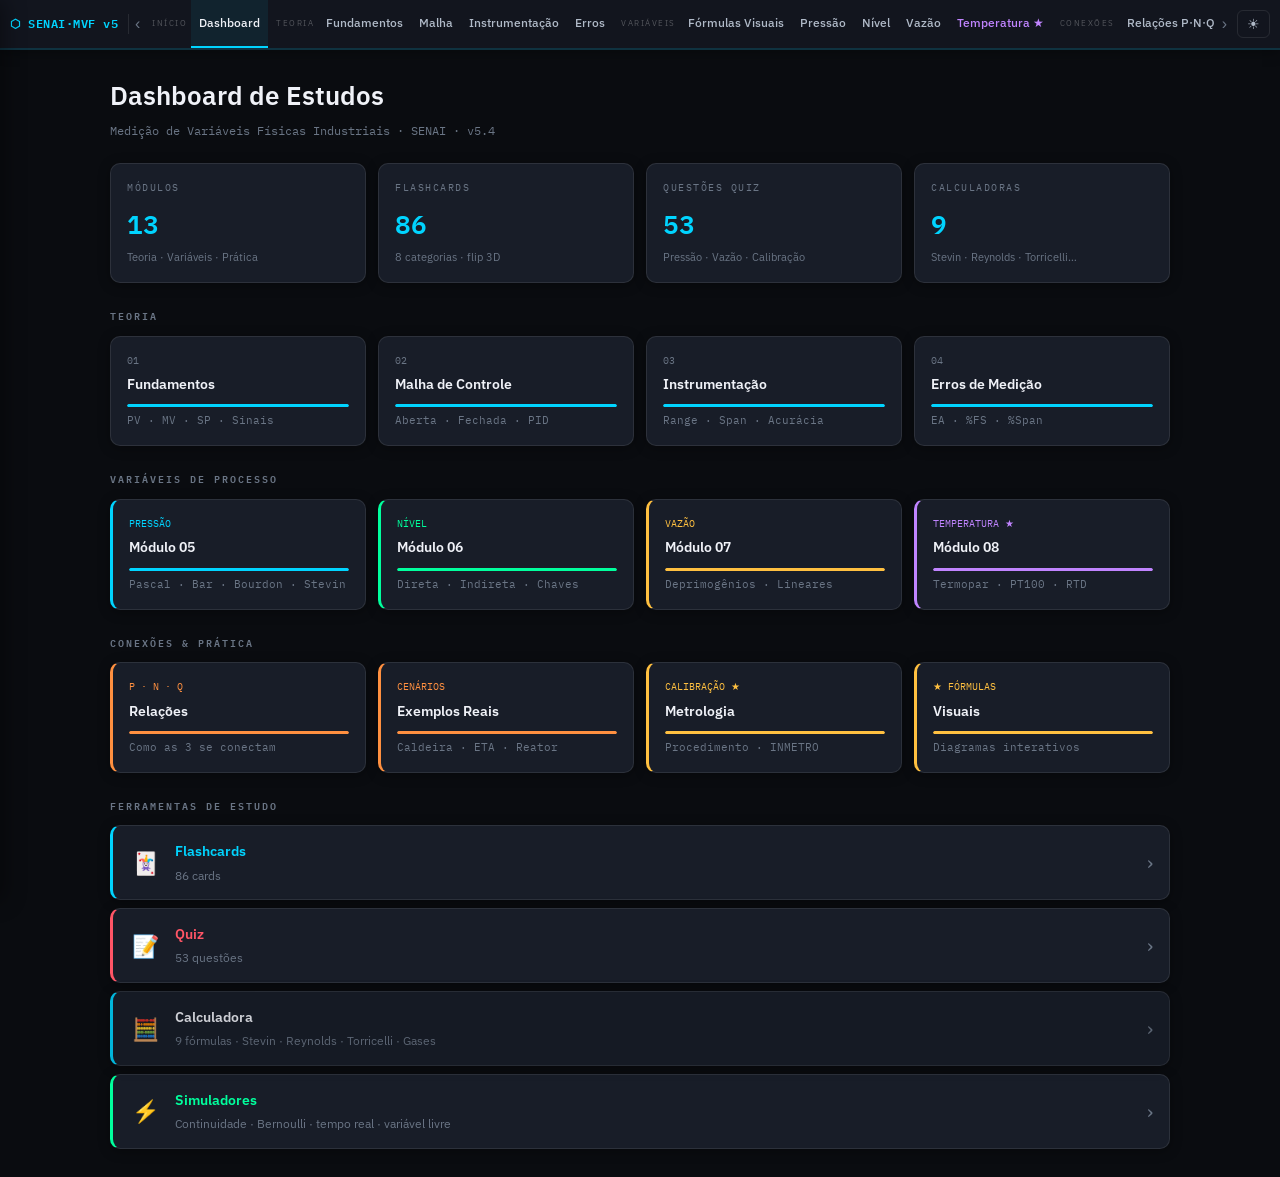
<file: index.html>
<!DOCTYPE html>
<html lang="pt-BR">
<head>
<meta charset="UTF-8">
<meta name="viewport" content="width=device-width, initial-scale=1.0">
<title>SENAI · MVF v5</title>
<link href="https://fonts.googleapis.com/css2?family=IBM+Plex+Mono:wght@400;600&family=IBM+Plex+Sans:wght@300;400;500;600&display=swap" rel="stylesheet">
<link rel="stylesheet" href="style.css">
</head>
<body>

<!-- TOPBAR -->
<div class="topbar">
  <div class="brand">⬡ SENAI·MVF v5</div>
  <button class="nav-arrow" id="nav-left" onclick="scrollNav(-180)" aria-label="scroll esquerda">‹</button>
  <nav class="nav-desktop" id="navBar">
    <span class="tgroup">INÍCIO</span>
    <div class="titem active" onclick="S('home')" id="nav-home">Dashboard</div>
    <span class="tgroup">TEORIA</span>
    <div class="titem" onclick="S('m1')" id="nav-m1">Fundamentos</div>
    <div class="titem" onclick="S('m2')" id="nav-m2">Malha</div>
    <div class="titem" onclick="S('m3')" id="nav-m3">Instrumentação</div>
    <div class="titem" onclick="S('m4')" id="nav-m4">Erros</div>
    <span class="tgroup">VARIÁVEIS</span>
    <div class="titem" onclick="S('formulas')" id="nav-formulas">Fórmulas Visuais</div>
    <div class="titem" onclick="S('pressao')" id="nav-pressao">Pressão</div>
    <div class="titem" onclick="S('nivel')" id="nav-nivel">Nível</div>
    <div class="titem" onclick="S('vazao')" id="nav-vazao">Vazão</div>
    <div class="titem" onclick="S('temperatura')" id="nav-temperatura" style="color:var(--pu)">Temperatura ★</div>
    <span class="tgroup">CONEXÕES</span>
    <div class="titem" onclick="S('relacoes')" id="nav-relacoes">Relações P·N·Q</div>
    <div class="titem" onclick="S('cenarios')" id="nav-cenarios">Cenários Reais</div>
    <span class="tgroup">PRÁTICA</span>
    <div class="titem" onclick="S('calibracao')" id="nav-calibracao" style="color:var(--y)">Calibração</div>
    <div class="titem" onclick="S('flash')" id="nav-flash">Flashcards</div>
    <div class="titem" onclick="S('quiz')" id="nav-quiz">Quiz</div>
    <div class="titem" onclick="S('calc')" id="nav-calc">Calculadora</div>
    <div class="titem" onclick="S('bernoulli')" id="nav-bernoulli" style="color:var(--g)">Bernoulli ⚡</div>
    <span class="tgroup">META</span>
    <div class="titem" onclick="S('changelog')" id="nav-changelog" style="color:var(--t3)">Atualizações</div>
  </nav>
  <button class="nav-arrow" id="nav-right" onclick="scrollNav(180)" aria-label="scroll direita">›</button>
  <!-- Botão de tema claro/escuro -->
  <button class="theme-btn" id="theme-btn" onclick="toggleTheme()" title="Mudar tema">☀</button>
  <button class="hamburger" onclick="toggleDrawer()" aria-label="Menu">&#9776;</button>
</div>

<!-- MOBILE DRAWER -->
<div class="drawer-overlay" id="overlay" onclick="closeDrawer()"></div>
<div class="drawer" id="drawer">
  <div class="drawer-brand">⬡ SENAI·MVF v5 <button class="drawer-close" onclick="closeDrawer()">✕</button></div>
  <div class="d-group">INÍCIO</div>
  <div class="d-item active" onclick="SD('home')" id="dnav-home">Dashboard</div>
  <div class="d-group">TEORIA</div>
  <div class="d-item" onclick="SD('m1')" id="dnav-m1">Fundamentos</div>
  <div class="d-item" onclick="SD('m2')" id="dnav-m2">Malha de Controle</div>
  <div class="d-item" onclick="SD('m3')" id="dnav-m3">Instrumentação</div>
  <div class="d-item" onclick="SD('m4')" id="dnav-m4">Erros de Medição</div>
  <div class="d-group">VARIÁVEIS</div>
  <div class="d-item" onclick="SD('formulas')" id="dnav-formulas">Fórmulas Visuais ★</div>
  <div class="d-item" onclick="SD('pressao')" id="dnav-pressao">Pressão</div>
  <div class="d-item" onclick="SD('nivel')" id="dnav-nivel">Nível</div>
  <div class="d-item" onclick="SD('vazao')" id="dnav-vazao">Vazão</div>
  <div class="d-item" onclick="SD('temperatura')" id="dnav-temperatura" style="color:var(--pu)">Temperatura ★ Novo</div>
  <div class="d-group">CONEXÕES</div>
  <div class="d-item" onclick="SD('relacoes')" id="dnav-relacoes">Relações P·N·Q</div>
  <div class="d-item" onclick="SD('cenarios')" id="dnav-cenarios">Cenários Reais</div>
  <div class="d-group">PRÁTICA</div>
  <div class="d-item" onclick="SD('calibracao')" id="dnav-calibracao" style="color:var(--y)">Calibração ★ Novo</div>
  <div class="d-item" onclick="SD('flash')" id="dnav-flash">Flashcards</div>
  <div class="d-item" onclick="SD('quiz')" id="dnav-quiz">Quiz</div>
  <div class="d-item" onclick="SD('calc')" id="dnav-calc">Calculadora</div>
  <div class="d-item" onclick="SD('bernoulli')" id="dnav-bernoulli" style="color:var(--g)">Bernoulli ⚡ — Simulador</div>
  <div class="d-group">META</div>
  <div class="d-item" onclick="SD('changelog')" id="dnav-changelog" style="color:var(--t3)">Atualizações</div>
</div>

<div class="content">

<!-- ════════════════════════════════════════════════════
     §01 · HOME — Dashboard de Estudos
════════════════════════════════════════════════════ -->
<div class="screen active" id="screen-home">
  <div class="h1">Dashboard de Estudos</div>
  <div class="sub">Medição de Variáveis Físicas Industriais · SENAI · v5.4</div>

  <!-- Contadores dinâmicos -->
  <div class="grid g4" style="margin-bottom:18px">
    <div class="card dash-stat" onclick="S('m1')">
      <div class="sc">Módulos</div>
      <div class="sv">13</div>
      <div class="ss">Teoria · Variáveis · Prática</div>
    </div>
    <div class="card dash-stat" onclick="S('flash')">
      <div class="sc">Flashcards</div>
      <div class="sv" id="dash-cards">66</div>
      <div class="ss">8 categorias · flip 3D</div>
    </div>
    <div class="card dash-stat" onclick="S('quiz')">
      <div class="sc">Questões Quiz</div>
      <div class="sv" id="dash-qs">46</div>
      <div class="ss">Pressão · Vazão · Calibração</div>
    </div>
    <div class="card dash-stat" onclick="S('calc')">
      <div class="sc">Calculadoras</div>
      <div class="sv">9</div>
      <div class="ss">Stevin · Reynolds · Torricelli…</div>
    </div>
  </div>

  <!-- Módulos de Teoria -->
  <div class="sec">Teoria</div>
  <div class="grid g4" style="margin-bottom:18px">
    <div class="card click" onclick="S('m1')"><div class="mn">01</div><div class="mt">Fundamentos</div><div class="pb"><div class="pf"></div></div><div class="ps">PV · MV · SP · Sinais</div></div>
    <div class="card click" onclick="S('m2')"><div class="mn">02</div><div class="mt">Malha de Controle</div><div class="pb"><div class="pf"></div></div><div class="ps">Aberta · Fechada · PID</div></div>
    <div class="card click" onclick="S('m3')"><div class="mn">03</div><div class="mt">Instrumentação</div><div class="pb"><div class="pf"></div></div><div class="ps">Range · Span · Acurácia</div></div>
    <div class="card click" onclick="S('m4')"><div class="mn">04</div><div class="mt">Erros de Medição</div><div class="pb"><div class="pf"></div></div><div class="ps">EA · %FS · %Span</div></div>
  </div>

  <!-- Variáveis de Processo -->
  <div class="sec">Variáveis de Processo</div>
  <div class="grid g4" style="margin-bottom:18px">
    <div class="card click" onclick="S('pressao')" style="border-left:3px solid var(--p)"><div class="mn" style="color:var(--p)">PRESSÃO</div><div class="mt">Módulo 05</div><div class="pb"><div class="pf"></div></div><div class="ps">Pascal · Bar · Bourdon · Stevin</div></div>
    <div class="card click" onclick="S('nivel')" style="border-left:3px solid var(--g)"><div class="mn" style="color:var(--g)">NÍVEL</div><div class="mt">Módulo 06</div><div class="pb"><div class="pf" style="background:var(--g)"></div></div><div class="ps">Direta · Indireta · Chaves</div></div>
    <div class="card click" onclick="S('vazao')" style="border-left:3px solid var(--y)"><div class="mn" style="color:var(--y)">VAZÃO</div><div class="mt">Módulo 07</div><div class="pb"><div class="pf" style="background:var(--y)"></div></div><div class="ps">Deprimogênios · Lineares</div></div>
    <div class="card click" onclick="S('temperatura')" style="border-left:3px solid var(--pu)"><div class="mn" style="color:var(--pu)">TEMPERATURA ★</div><div class="mt">Módulo 08</div><div class="pb"><div class="pf" style="background:var(--pu)"></div></div><div class="ps">Termopar · PT100 · RTD</div></div>
  </div>

  <!-- Conexões e Prática -->
  <div class="sec">Conexões &amp; Prática</div>
  <div class="grid g4" style="margin-bottom:18px">
    <div class="card click" onclick="S('relacoes')" style="border-left:3px solid var(--or)"><div class="mn" style="color:var(--or)">P · N · Q</div><div class="mt">Relações</div><div class="pb"><div class="pf" style="background:var(--or)"></div></div><div class="ps">Como as 3 se conectam</div></div>
    <div class="card click" onclick="S('cenarios')" style="border-left:3px solid var(--or)"><div class="mn" style="color:var(--or)">CENÁRIOS</div><div class="mt">Exemplos Reais</div><div class="pb"><div class="pf" style="background:var(--or)"></div></div><div class="ps">Caldeira · ETA · Reator</div></div>
    <div class="card click" onclick="S('calibracao')" style="border-left:3px solid var(--y)"><div class="mn" style="color:var(--y)">CALIBRAÇÃO ★</div><div class="mt">Metrologia</div><div class="pb"><div class="pf" style="background:var(--y)"></div></div><div class="ps">Procedimento · INMETRO</div></div>
    <div class="card click" onclick="S('formulas')" style="border-left:3px solid var(--y)"><div class="mn" style="color:var(--y)">★ FÓRMULAS</div><div class="mt">Visuais</div><div class="pb"><div class="pf" style="background:var(--y)"></div></div><div class="ps">Diagramas interativos</div></div>
  </div>

  <!-- Ferramentas de Estudo -->
  <div class="sec">Ferramentas de Estudo</div>
  <div class="dash-tools">
    <div class="dash-tool dash-tool-p" onclick="S('flash')">
      <div class="dash-tool-icon">🃏</div>
      <div class="dash-tool-body">
        <div class="dash-tool-title">Flashcards</div>
        <div class="dash-tool-sub" id="dash-fc-mn">66 cards · 8 categorias · flip 3D</div>
      </div>
      <div class="dash-tool-arrow">›</div>
    </div>
    <div class="dash-tool dash-tool-r" onclick="S('quiz')">
      <div class="dash-tool-icon">📝</div>
      <div class="dash-tool-body">
        <div class="dash-tool-title">Quiz</div>
        <div class="dash-tool-sub" id="dash-qz-mn">46 questões · situações reais de prova</div>
      </div>
      <div class="dash-tool-arrow">›</div>
    </div>
    <div class="dash-tool dash-tool-p2" onclick="S('calc')">
      <div class="dash-tool-icon">🧮</div>
      <div class="dash-tool-body">
        <div class="dash-tool-title">Calculadora</div>
        <div class="dash-tool-sub">9 fórmulas · Stevin · Reynolds · Torricelli · Gases</div>
      </div>
      <div class="dash-tool-arrow">›</div>
    </div>
    <div class="dash-tool dash-tool-g" onclick="S('bernoulli')">
      <div class="dash-tool-icon">⚡</div>
      <div class="dash-tool-body">
        <div class="dash-tool-title">Simuladores</div>
        <div class="dash-tool-sub">Continuidade · Bernoulli · tempo real · variável livre</div>
      </div>
      <div class="dash-tool-arrow">›</div>
    </div>
  </div>
</div>

<!-- ════════════════════════════════════════════════════
     §02 · FÓRMULAS VISUAIS
════════════════════════════════════════════════════ -->
<div class="screen" id="screen-formulas">
  <div class="h1">Fórmulas Visuais</div>
  <div class="sub">Cada equação com diagrama interativo — passe o mouse sobre as variáveis</div>

  <div class="sec">Pressão</div>

  <!-- P = F/A -->
  <div class="fcard">
    <div class="fcard-title">Pressão — Definição Fundamental</div>
    <div class="fcard-top">
      <div class="fcard-left">
        <div class="fcard-formula">
          <span class="fv fv-p" data-var="pfa-P">P</span> = <span class="fv fv-y" data-var="pfa-F">F</span> / <span class="fv fv-g" data-var="pfa-A">A</span>
        </div>
        <div class="fcard-desc">A pressão é a força aplicada perpendicularmente dividida pela área sobre a qual ela age. Quanto menor a área, maior a pressão para a mesma força.</div>
        <table class="vleg" id="leg-pfa">
          <tr data-var="pfa-P"><td class="vsym" style="color:var(--p)">P</td><td class="vname">Pressão</td><td class="vunit">Pa (Pascal)</td><td class="vdesc">O resultado — quanto de força por área</td></tr>
          <tr data-var="pfa-F"><td class="vsym" style="color:var(--y)">F</td><td class="vname">Força</td><td class="vunit">N (Newton)</td><td class="vdesc">A força aplicada sobre a superfície</td></tr>
          <tr data-var="pfa-A"><td class="vsym" style="color:var(--g)">A</td><td class="vname">Área</td><td class="vunit">m²</td><td class="vdesc">A área da superfície que recebe a força</td></tr>
        </table>
        <div class="fdiv"></div>
        <div class="fex-btn-row">
          <button class="btn btn-p fex-btn" onclick="toggleSolve('pfa')">▶ Ver resolução</button>
        </div>
        <div class="fsolve" id="fsolve-pfa">
          <div class="fsolve-method">
            <div class="fsolve-method-title">📋 Como organizar antes de calcular</div>
            <div class="fsolve-method-steps">
              <div class="fsolve-mstep"><span class="fsolve-mbadge">1</span>Liste o que o enunciado dá: F em N e A em m²</div>
              <div class="fsolve-mstep"><span class="fsolve-mbadge">2</span>Identifique a incógnita (P, F ou A) e isole-a antes de substituir</div>
              <div class="fsolve-mstep"><span class="fsolve-mbadge">3</span>Unifique unidades: F em N, A em m², resultado P sai em Pa (÷100.000 = bar)</div>
            </div>
          </div>
          <div class="fsolve-hdr">Exemplo A — calcular P: F = 100 N, A = 0,01 m²</div>
          <div class="fsolve-step"><span class="fsolve-num">1</span><span>Fórmula: <span class="fsolve-eq">P = F / A</span></span></div>
          <div class="fsolve-step"><span class="fsolve-num">2</span><span>Substitua: <span class="fsolve-eq">P = 100 / 0,01</span></span></div>
          <div class="fsolve-step fsolve-res"><span class="fsolve-num">3</span><span>Resultado: <span class="fsolve-eq" style="color:var(--p)">P = 10.000 Pa = 0,1 bar</span></span></div>
          <div class="fsolve-hdr">Exemplo B — calcular A: F = 500 N, P = 2 bar</div>
          <div class="fsolve-step"><span class="fsolve-num">1</span><span>Isole A: <span class="fsolve-eq">A = F / P</span></span></div>
          <div class="fsolve-step"><span class="fsolve-num">2</span><span>Converta P: <span class="fsolve-eq">2 bar × 100.000 = 200.000 Pa</span></span></div>
          <div class="fsolve-step fsolve-res"><span class="fsolve-num">3</span><span>Resultado: <span class="fsolve-eq" style="color:var(--g)">A = 500 / 200.000 = 0,0025 m²</span></span></div>
          <div class="fsolve-tip">⚠ <strong>Armadilha:</strong> nunca divida N por bar diretamente. Converta tudo para Pa antes de calcular.</div>
        </div>
      </div>
      <div class="fcard-right">
        <div class="fdiag" id="diag-pfa">
          <svg viewBox="0 0 220 200" xmlns="http://www.w3.org/2000/svg" width="100%">
            <!-- Base / superfície -->
            <rect x="20" y="150" width="180" height="16" rx="4" fill="#1e2535" stroke="#3a4555" stroke-width="1.5"/>
            <text x="110" y="178" text-anchor="middle" fill="#6a7585" font-size="11" font-family="IBM Plex Mono">Superfície</text>
            <!-- Área destacada -->
            <rect x="35" y="135" width="150" height="15" rx="3" fill="rgba(0,255,157,0.1)" stroke="#00ff9d" stroke-width="1.5" stroke-dasharray="5,3" class="fv-el" data-var="pfa-A"/>
            <text x="110" y="146" text-anchor="middle" fill="#00ff9d" font-size="10" font-family="IBM Plex Mono" class="fv-el" data-var="pfa-A">A = 0,01 m²</text>
            <!-- Setas de força -->
            <line x1="60" y1="30" x2="60" y2="130" stroke="#ffc040" stroke-width="2.5" marker-end="url(#arrowF1)" class="fv-el" data-var="pfa-F"/>
            <line x1="110" y1="18" x2="110" y2="130" stroke="#ffc040" stroke-width="3" marker-end="url(#arrowF1)" class="fv-el" data-var="pfa-F"/>
            <line x1="160" y1="30" x2="160" y2="130" stroke="#ffc040" stroke-width="2.5" marker-end="url(#arrowF1)" class="fv-el" data-var="pfa-F"/>
            <text x="110" y="13" text-anchor="middle" fill="#ffc040" font-size="14" font-weight="bold" font-family="IBM Plex Mono" class="fv-el" data-var="pfa-F">F = 100 N</text>
            <!-- P label -->
            <text x="196" y="90" fill="#00d4ff" font-size="20" font-weight="bold" font-family="IBM Plex Mono" class="fv-el" data-var="pfa-P">P</text>
            <text x="185" y="105" fill="#00d4ff" font-size="10" font-family="IBM Plex Mono" class="fv-el" data-var="pfa-P">10 kPa</text>
            <defs>
              <marker id="arrowF1" markerWidth="9" markerHeight="9" refX="4" refY="4.5" orient="auto">
                <path d="M0,0 L9,4.5 L0,9 Z" fill="#ffc040"/>
              </marker>
            </defs>
          </svg>
        </div>
      </div>
    </div>
    <div class="fapps">
      <span class="fapp">Pneumática industrial</span>
      <span class="fapp">Hidráulica</span>
      <span class="fapp">Vasos de pressão</span>
      <span class="fapp">Caldeiras</span>
    </div>
  </div>

  <!-- Stevin — animado -->
  <div class="fcard">
    <div class="fcard-title">Stevin — Pressão Hidrostática</div>
    <div class="fcard-top">
      <div class="fcard-left">
        <div class="fcard-formula">
          <span class="fv fv-p" data-var="stv-dP">ΔP</span> = <span class="fv fv-g" data-var="stv-rho">ρ</span> × <span class="fv fv-or" data-var="stv-g">g</span> × <span class="fv fv-pu" data-var="stv-h">h</span>
        </div>
        <div class="fcard-desc">A diferença de pressão entre dois pontos de um mesmo líquido depende apenas da diferença de altura entre eles, não da forma do recipiente.</div>
        <table class="vleg" id="leg-stv">
          <tr data-var="stv-dP"><td class="vsym" style="color:var(--p)">ΔP</td><td class="vname">Diferença de pressão</td><td class="vunit">Pa ou bar</td><td class="vdesc">Pressão no ponto B menos A (mais fundo = mais pressão)</td></tr>
          <tr data-var="stv-rho"><td class="vsym" style="color:var(--g)">ρ</td><td class="vname">Massa específica</td><td class="vunit">kg/m³</td><td class="vdesc">Água = 1000 · Óleo ≈ 850 · Mercúrio = 13.600</td></tr>
          <tr data-var="stv-g"><td class="vsym" style="color:var(--or)">g</td><td class="vname">Gravidade</td><td class="vunit">m/s²</td><td class="vdesc">Aceleração gravitacional ≈ 9,81 m/s²</td></tr>
          <tr data-var="stv-h"><td class="vsym" style="color:var(--pu)">h</td><td class="vname">Altura da coluna</td><td class="vunit">m</td><td class="vdesc">Diferença de profundidade entre os dois pontos</td></tr>
        </table>
        <div class="fdiv"></div>
        <div class="fex-btn-row">
          <button class="btn btn-p fex-btn" onclick="toggleSolve('stv')">▶ Ver resolução</button>
        </div>
        <div class="fsolve" id="fsolve-stv">
          <div class="fsolve-method">
            <div class="fsolve-method-title">📋 Como organizar antes de calcular</div>
            <div class="fsolve-method-steps">
              <div class="fsolve-mstep"><span class="fsolve-mbadge">1</span>Identifique o fluido → pegue ρ: água=1000, óleo≈850, mercúrio=13.600 kg/m³</div>
              <div class="fsolve-mstep"><span class="fsolve-mbadge">2</span>h em metros = diferença de altura entre os dois pontos (não a posição absoluta)</div>
              <div class="fsolve-mstep"><span class="fsolve-mbadge">3</span>g = 9,81 m/s² (fixo). Resultado em Pa → ÷100.000 para bar</div>
            </div>
          </div>
          <div class="fsolve-hdr">Exemplo A — calcular ΔP: água, h = 5 m</div>
          <div class="fsolve-step"><span class="fsolve-num">1</span><span>Fórmula: <span class="fsolve-eq">ΔP = ρ × g × h</span></span></div>
          <div class="fsolve-step"><span class="fsolve-num">2</span><span>Substitua: <span class="fsolve-eq">ΔP = 1.000 × 9,81 × 5</span></span></div>
          <div class="fsolve-step"><span class="fsolve-num">3</span><span>Calcule: <span class="fsolve-eq">1.000 × 9,81 = 9.810 → × 5 = 49.050 Pa</span></span></div>
          <div class="fsolve-step fsolve-res"><span class="fsolve-num">4</span><span>Converta: <span class="fsolve-eq" style="color:var(--p)">49.050 ÷ 100.000 = 0,49 bar</span></span></div>
          <div class="fsolve-hdr">Exemplo B — calcular h (nível): ΔP = 1,2 bar, petróleo (ρ = 820)</div>
          <div class="fsolve-step"><span class="fsolve-num">1</span><span>Isole h: <span class="fsolve-eq">h = ΔP / (ρ × g)</span></span></div>
          <div class="fsolve-step"><span class="fsolve-num">2</span><span>Converta ΔP: <span class="fsolve-eq">1,2 × 100.000 = 120.000 Pa</span></span></div>
          <div class="fsolve-step"><span class="fsolve-num">3</span><span>Denominador: <span class="fsolve-eq">820 × 9,81 = 8.044,2</span></span></div>
          <div class="fsolve-step fsolve-res"><span class="fsolve-num">4</span><span>Resultado: <span class="fsolve-eq" style="color:var(--g)">h = 120.000 / 8.044,2 = 14,92 m</span></span></div>
          <div class="fsolve-tip">⚠ <strong>Armadilha:</strong> usar ρ da água (1000) para outro fluido. Se ρ mudar, o nível calculado fica errado — erro clássico em medição de nível por pressão com fluido de densidade variável.</div>
        </div>
      </div>
      <div class="fcard-right">
        <div class="fdiag stv-diag" id="diag-stv">
          <svg viewBox="0 0 220 240" xmlns="http://www.w3.org/2000/svg" width="100%">
            <!-- Tanque -->
            <rect x="30" y="10" width="120" height="185" rx="5" fill="rgba(0,212,255,0.03)" stroke="#2a3545" stroke-width="2"/>
            <!-- Água animada — nível sobe/desce via CSS -->
            <rect class="stv-water" x="31" y="50" width="118" height="144" fill="rgba(0,100,200,0.18)"/>
            <!-- Superfície da água com ondinha -->
            <path class="stv-surface" d="M31,50 Q71,44 111,50 Q151,56 149,50" fill="none" stroke="rgba(0,212,255,0.55)" stroke-width="2"/>
            <!-- Ponto A -->
            <circle cx="90" cy="85" r="6" fill="#00ff9d" class="fv-el" data-var="stv-h"/>
            <text x="103" y="89" fill="#00ff9d" font-size="12" font-family="IBM Plex Mono" font-weight="bold" class="fv-el" data-var="stv-h">A</text>
            <!-- Ponto B -->
            <circle cx="90" cy="170" r="6" fill="#ff5566" class="fv-el" data-var="stv-h"/>
            <text x="103" y="174" fill="#ff5566" font-size="12" font-family="IBM Plex Mono" font-weight="bold" class="fv-el" data-var="stv-h">B</text>
            <!-- Seta h -->
            <line x1="160" y1="85" x2="160" y2="170" stroke="var(--pu)" stroke-width="2" marker-start="url(#arrowStUp)" marker-end="url(#arrowStDn)" class="fv-el" data-var="stv-h"/>
            <text x="170" y="132" fill="var(--pu)" font-size="14" font-weight="bold" font-family="IBM Plex Mono" class="fv-el" data-var="stv-h">h</text>
            <text x="163" y="145" fill="var(--pu)" font-size="9" font-family="IBM Plex Mono" class="fv-el" data-var="stv-h">5 m</text>
            <!-- ΔP label -->
            <text x="90" y="210" text-anchor="middle" fill="var(--p)" font-size="11" font-family="IBM Plex Mono" font-weight="bold" class="fv-el" data-var="stv-dP">ΔP = 0,49 bar</text>
            <!-- ρ label -->
            <text x="55" y="130" fill="var(--g)" font-size="11" font-family="IBM Plex Mono" class="fv-el" data-var="stv-rho">ρ=1000</text>
            <defs>
              <marker id="arrowStUp" markerWidth="8" markerHeight="8" refX="4" refY="4" orient="auto">
                <path d="M4,0 L8,8 L0,8 Z" fill="var(--pu)"/>
              </marker>
              <marker id="arrowStDn" markerWidth="8" markerHeight="8" refX="4" refY="4" orient="auto">
                <path d="M0,0 L8,0 L4,8 Z" fill="var(--pu)"/>
              </marker>
            </defs>
          </svg>
        </div>
      </div>
    </div>
    <div class="fapps">
      <span class="fapp">Medição de nível por pressão</span>
      <span class="fapp">Caixas d'água</span>
      <span class="fapp">Tanques industriais</span>
    </div>
  </div>

  <div class="sec">Vazão</div>

  <!-- Qv -->
  <div class="fcard">
    <div class="fcard-title">Vazão Volumétrica</div>
    <div class="fcard-top">
      <div class="fcard-left">
        <div class="fcard-formula">
          <span class="fv fv-y" data-var="qv-Qv">Qv</span> = <span class="fv fv-g" data-var="qv-S">S</span> × <span class="fv fv-p" data-var="qv-v">v</span>
        </div>
        <div class="fcard-desc">A vazão volumétrica mede o volume de fluido que passa por uma seção da tubulação por unidade de tempo.</div>
        <table class="vleg" id="leg-qv">
          <tr data-var="qv-Qv"><td class="vsym" style="color:var(--y)">Qv</td><td class="vname">Vazão volumétrica</td><td class="vunit">m³/s · L/min</td><td class="vdesc">Volume de fluido por unidade de tempo</td></tr>
          <tr data-var="qv-S"><td class="vsym" style="color:var(--g)">S</td><td class="vname">Seção transversal</td><td class="vunit">m²</td><td class="vdesc">Área interna da tubulação no ponto medido</td></tr>
          <tr data-var="qv-v"><td class="vsym" style="color:var(--p)">v</td><td class="vname">Velocidade do fluido</td><td class="vunit">m/s</td><td class="vdesc">Velocidade média do fluido na seção</td></tr>
        </table>
        <div class="fdiv"></div>
        <div class="fex-btn-row">
          <button class="btn btn-y fex-btn" onclick="toggleSolve('qv')">▶ Ver resolução</button>
        </div>
        <div class="fsolve" id="fsolve-qv">
          <div class="fsolve-method">
            <div class="fsolve-method-title">📋 Como organizar antes de calcular</div>
            <div class="fsolve-method-steps">
              <div class="fsolve-mstep"><span class="fsolve-mbadge">1</span>Calcule a área: S = π × r² onde r = D/2 (use raio, não diâmetro!)</div>
              <div class="fsolve-mstep"><span class="fsolve-mbadge">2</span>Converta D para metros: 10 cm → 0,10 m → r = 0,05 m</div>
              <div class="fsolve-mstep"><span class="fsolve-mbadge">3</span>Para converter m³/s → L/min: multiplique por 60.000</div>
            </div>
          </div>
          <div class="fsolve-hdr">Exemplo A — calcular Qv: D = 10 cm, v = 2 m/s</div>
          <div class="fsolve-step"><span class="fsolve-num">1</span><span>Calcule S: <span class="fsolve-eq">r = 0,05 m → S = π × 0,05² = 0,00785 m²</span></span></div>
          <div class="fsolve-step"><span class="fsolve-num">2</span><span>Aplique: <span class="fsolve-eq">Qv = 0,00785 × 2 = 0,01571 m³/s</span></span></div>
          <div class="fsolve-step fsolve-res"><span class="fsolve-num">3</span><span>Converta: <span class="fsolve-eq" style="color:var(--y)">0,01571 × 60.000 = 942 L/min</span></span></div>
          <div class="fsolve-hdr">Exemplo B — calcular v: Qv = 500 L/min, D = 8 cm</div>
          <div class="fsolve-step"><span class="fsolve-num">1</span><span>Converta Qv: <span class="fsolve-eq">500 ÷ 60.000 = 0,00833 m³/s</span></span></div>
          <div class="fsolve-step"><span class="fsolve-num">2</span><span>Calcule S: <span class="fsolve-eq">S = π × 0,04² = 0,005027 m²</span></span></div>
          <div class="fsolve-step fsolve-res"><span class="fsolve-num">3</span><span>Resultado: <span class="fsolve-eq" style="color:var(--g)">v = Qv/S = 0,00833 / 0,005027 = 1,66 m/s</span></span></div>
          <div class="fsolve-tip">⚠ <strong>Armadilha:</strong> usar D no lugar de r ao calcular a área. S = π×r², onde r = D/2. Errar isso quadruplica o erro na área!</div>
        </div>
      </div>
      <div class="fcard-right">
        <div class="fdiag" id="diag-qv">
          <svg viewBox="0 0 220 170" xmlns="http://www.w3.org/2000/svg" width="100%">
            <!-- Tubo -->
            <rect x="10" y="55" width="200" height="60" rx="5" fill="rgba(255,255,255,0.02)" stroke="#2a3545" stroke-width="2"/>
            <rect x="11" y="56" width="198" height="58" rx="4" fill="rgba(0,100,180,0.14)"/>
            <!-- Seção elipse -->
            <ellipse cx="38" cy="85" rx="12" ry="29" fill="rgba(0,255,157,0.12)" stroke="#00ff9d" stroke-width="2" class="fv-el" data-var="qv-S"/>
            <text x="38" y="126" text-anchor="middle" fill="#00ff9d" font-size="10" font-family="IBM Plex Mono" class="fv-el" data-var="qv-S">S</text>
            <!-- Setas de velocidade animadas -->
            <line x1="68" y1="70" x2="138" y2="70" stroke="var(--p)" stroke-width="2" marker-end="url(#arrowQvP)" class="fv-el qv-arrow" data-var="qv-v"/>
            <line x1="60" y1="85" x2="158" y2="85" stroke="var(--p)" stroke-width="3" marker-end="url(#arrowQvP)" class="fv-el qv-arrow" data-var="qv-v"/>
            <line x1="68" y1="100" x2="138" y2="100" stroke="var(--p)" stroke-width="2" marker-end="url(#arrowQvP)" class="fv-el qv-arrow" data-var="qv-v"/>
            <text x="172" y="89" fill="var(--p)" font-size="13" font-weight="bold" font-family="IBM Plex Mono" class="fv-el" data-var="qv-v">v=2 m/s</text>
            <!-- Qv label topo -->
            <text x="110" y="22" text-anchor="middle" fill="var(--y)" font-size="14" font-weight="bold" font-family="IBM Plex Mono" class="fv-el" data-var="qv-Qv">Qv</text>
            <text x="110" y="36" text-anchor="middle" fill="var(--y)" font-size="10" font-family="IBM Plex Mono" class="fv-el" data-var="qv-Qv">942 L/min</text>
            <line x1="110" y1="40" x2="110" y2="53" stroke="var(--y)" stroke-width="1.5" stroke-dasharray="3,2" marker-end="url(#arrowQvY)" class="fv-el" data-var="qv-Qv"/>
            <defs>
              <marker id="arrowQvP" markerWidth="8" markerHeight="8" refX="6" refY="4" orient="auto">
                <path d="M0,0 L8,4 L0,8 Z" fill="var(--p)"/>
              </marker>
              <marker id="arrowQvY" markerWidth="8" markerHeight="8" refX="4" refY="4" orient="auto">
                <path d="M0,0 L8,4 L0,8 Z" fill="var(--y)"/>
              </marker>
            </defs>
          </svg>
        </div>
      </div>
    </div>
    <div class="fapps">
      <span class="fapp">Medidores de turbina</span>
      <span class="fapp">Ultrassônico</span>
      <span class="fapp">Eletromagnético</span>
    </div>
  </div>

  <!-- Reynolds -->
  <div class="fcard">
    <div class="fcard-title">Número de Reynolds — Regime de Escoamento</div>
    <div class="fcard-top">
      <div class="fcard-left">
        <div class="fcard-formula">
          <span class="fv fv-p" data-var="re-Re">Re</span> = ( <span class="fv fv-g" data-var="re-rho">ρ</span> × <span class="fv fv-y" data-var="re-v">v</span> × <span class="fv fv-or" data-var="re-D">D</span> ) / <span class="fv fv-r" data-var="re-mu">μ</span>
        </div>
        <div class="fcard-desc">O Número de Reynolds é adimensional e classifica se o escoamento é laminar, em transição ou turbulento.</div>
        <table class="vleg" id="leg-re">
          <tr data-var="re-Re"><td class="vsym" style="color:var(--p)">Re</td><td class="vname">Número de Reynolds</td><td class="vunit">adimensional</td><td class="vdesc">&lt;2300 laminar · 2300–4000 transição · &gt;4000 turbulento</td></tr>
          <tr data-var="re-rho"><td class="vsym" style="color:var(--g)">ρ</td><td class="vname">Massa específica</td><td class="vunit">kg/m³</td><td class="vdesc">Densidade do fluido no ponto de medição</td></tr>
          <tr data-var="re-v"><td class="vsym" style="color:var(--y)">v</td><td class="vname">Velocidade do fluido</td><td class="vunit">m/s</td><td class="vdesc">Velocidade média de escoamento na seção</td></tr>
          <tr data-var="re-D"><td class="vsym" style="color:var(--or)">D</td><td class="vname">Diâmetro interno</td><td class="vunit">m</td><td class="vdesc">Diâmetro interno da tubulação no ponto medido</td></tr>
          <tr data-var="re-mu"><td class="vsym" style="color:var(--r)">μ</td><td class="vname">Viscosidade dinâmica</td><td class="vunit">Pa·s (cP)</td><td class="vdesc">Resistência interna do fluido ao escoamento</td></tr>
        </table>
        <div class="fdiv"></div>
        <div class="fex-btn-row">
          <button class="btn btn-p fex-btn" onclick="toggleSolve('re')">▶ Ver resolução</button>
        </div>
        <div class="fsolve" id="fsolve-re">
          <div class="fsolve-method">
            <div class="fsolve-method-title">📋 Como organizar antes de calcular</div>
            <div class="fsolve-method-steps">
              <div class="fsolve-mstep"><span class="fsolve-mbadge">1</span>Calcule o numerador: ρ × v × D (todos em SI: kg/m³, m/s, m)</div>
              <div class="fsolve-mstep"><span class="fsolve-mbadge">2</span>Divida por μ (viscosidade dinâmica em Pa·s = kg/m·s)</div>
              <div class="fsolve-mstep"><span class="fsolve-mbadge">3</span>Classifique: Re &lt; 2.300 = laminar · 2.300–4.000 = transição · &gt; 4.000 = turbulento</div>
            </div>
          </div>
          <div class="fsolve-hdr">Exemplo A — água: ρ=1000, v=2 m/s, D=0,05 m, μ=0,001 Pa·s</div>
          <div class="fsolve-step"><span class="fsolve-num">1</span><span>Numerador: <span class="fsolve-eq">1000 × 2 × 0,05 = 100</span></span></div>
          <div class="fsolve-step"><span class="fsolve-num">2</span><span>Divida: <span class="fsolve-eq">Re = 100 / 0,001 = 100.000</span></span></div>
          <div class="fsolve-step fsolve-res"><span class="fsolve-num">3</span><span>Resultado: <span class="fsolve-eq" style="color:var(--r)">Re = 100.000 → Turbulento</span></span></div>
          <div class="fsolve-hdr">Exemplo B — óleo viscoso: ρ=900, v=0,5 m/s, D=0,03 m, μ=0,1 Pa·s</div>
          <div class="fsolve-step"><span class="fsolve-num">1</span><span>Numerador: <span class="fsolve-eq">900 × 0,5 × 0,03 = 13,5</span></span></div>
          <div class="fsolve-step"><span class="fsolve-num">2</span><span>Divida: <span class="fsolve-eq">Re = 13,5 / 0,1 = 135</span></span></div>
          <div class="fsolve-step fsolve-res"><span class="fsolve-num">3</span><span>Resultado: <span class="fsolve-eq" style="color:var(--g)">Re = 135 → Laminar (óleo viscoso = escoamento suave)</span></span></div>
          <div class="fsolve-tip">⚠ <strong>Armadilha:</strong> confundir μ dinâmica (Pa·s) com ν cinemática (m²/s). Se o enunciado der ν, use Re = v×D/ν (sem ρ). Água a 20°C: μ ≈ 0,001 Pa·s.</div>
        </div>
      </div>
      <div class="fcard-right">
        <div class="fdiag" id="diag-re">
          <svg viewBox="0 0 220 220" xmlns="http://www.w3.org/2000/svg" width="100%">
            <!-- Laminar -->
            <text x="110" y="18" text-anchor="middle" fill="#00ff9d" font-size="10" font-family="IBM Plex Mono" font-weight="600">LAMINAR (Re &lt; 2300)</text>
            <rect x="8" y="22" width="204" height="46" rx="5" fill="rgba(0,255,157,0.04)" stroke="#00ff9d" stroke-width="1.5"/>
            <line x1="22" y1="45" x2="178" y2="45" stroke="#00ff9d" stroke-width="3" marker-end="url(#arrGn)"/>
            <line x1="22" y1="34" x2="155" y2="34" stroke="#00ff9d" stroke-width="1.5" marker-end="url(#arrGn)" opacity="0.6"/>
            <line x1="22" y1="56" x2="155" y2="56" stroke="#00ff9d" stroke-width="1.5" marker-end="url(#arrGn)" opacity="0.6"/>
            <!-- Transição -->
            <text x="110" y="90" text-anchor="middle" fill="var(--y)" font-size="10" font-family="IBM Plex Mono" font-weight="600">TRANSIÇÃO (2300 – 4000)</text>
            <rect x="8" y="94" width="204" height="46" rx="5" fill="rgba(255,192,64,0.04)" stroke="var(--y)" stroke-width="1.5"/>
            <path d="M22,112 Q55,104 88,118 Q121,132 154,116 Q175,108 194,116" fill="none" stroke="var(--y)" stroke-width="2"/>
            <path d="M22,126 Q55,134 88,118 Q121,104 154,124 Q175,130 194,124" fill="none" stroke="var(--y)" stroke-width="1.5" opacity="0.65"/>
            <!-- Turbulento -->
            <text x="110" y="162" text-anchor="middle" fill="var(--r)" font-size="10" font-family="IBM Plex Mono" font-weight="600">TURBULENTO (Re &gt; 4000)</text>
            <rect x="8" y="166" width="204" height="46" rx="5" fill="rgba(255,85,102,0.04)" stroke="var(--r)" stroke-width="1.5"/>
            <path d="M22,180 Q38,172 56,184 Q74,196 92,180 Q110,164 128,180 Q146,194 164,180 Q178,170 194,178" fill="none" stroke="var(--r)" stroke-width="2"/>
            <path d="M22,195 Q42,190 64,178 Q82,184 106,196 Q124,178 148,188 Q168,176 194,192" fill="none" stroke="var(--r)" stroke-width="1.5" opacity="0.65"/>
            <defs>
              <marker id="arrGn" markerWidth="8" markerHeight="8" refX="6" refY="4" orient="auto">
                <path d="M0,0 L8,4 L0,8 Z" fill="#00ff9d"/>
              </marker>
            </defs>
          </svg>
        </div>
      </div>
    </div>
    <div class="fapps">
      <span class="fapp">Escolha do medidor de vazão</span>
      <span class="fapp">Projeto de tubulações</span>
      <span class="fapp">Placa de orifício (Re mín.)</span>
    </div>
  </div>

  <!-- Erros -->
  <div class="sec">Erros de Medição</div>

  <div class="fcard">
    <div class="fcard-title">Erro Absoluto e Tipos de Erro %</div>
    <div class="fcard-top">
      <div class="fcard-left">
        <div class="fcard-formula" style="font-size:17px">
          <span class="fv fv-r" data-var="ea-EA">EA</span> = <span class="fv fv-y" data-var="ea-Ind">Indicado</span> − <span class="fv fv-g" data-var="ea-Real">Real</span>
        </div>
        <div class="fcard-desc">O erro absoluto é a diferença direta entre o que o instrumento mostra e o valor verdadeiro.</div>
        <table class="vleg" id="leg-ea">
          <tr data-var="ea-EA"><td class="vsym" style="color:var(--r)">EA</td><td class="vname">Erro Absoluto</td><td class="vunit">mesma unidade</td><td class="vdesc">Positivo = superestima · Negativo = subestima</td></tr>
          <tr data-var="ea-Ind"><td class="vsym" style="color:var(--y)">Indicado</td><td class="vname">Valor indicado</td><td class="vunit">bar, °C…</td><td class="vdesc">O que o instrumento mostra no display</td></tr>
          <tr data-var="ea-Real"><td class="vsym" style="color:var(--g)">Real</td><td class="vname">Valor real</td><td class="vunit">bar, °C…</td><td class="vdesc">O valor verdadeiro (padrão de referência)</td></tr>
        </table>
        <div class="fdiv"></div>
        <table class="vleg" style="margin-top:4px">
          <tr><td class="vsym" style="color:var(--p);font-size:12px">%FS</td><td class="vname" style="font-size:11px">Erro % FS</td><td class="vunit">(EA/URV)×100</td><td class="vdesc">Comparar com catálogo do instrumento</td></tr>
          <tr><td class="vsym" style="color:var(--pu);font-size:12px">%Span</td><td class="vname" style="font-size:11px">Erro % Span</td><td class="vunit">(EA/Span)×100</td><td class="vdesc">Instrumento com re-range</td></tr>
          <tr><td class="vsym" style="color:var(--or);font-size:12px">%Leit.</td><td class="vname" style="font-size:11px">Erro % Leitura</td><td class="vunit">(EA/Real)×100</td><td class="vdesc">Erro relativo ao valor medido</td></tr>
        </table>
        <div class="fex-btn-row" style="margin-top:10px">
          <button class="btn btn-r fex-btn" onclick="toggleSolve('ea')">▶ Ver resolução</button>
        </div>
        <div class="fsolve" id="fsolve-ea">
          <div class="fsolve-method">
            <div class="fsolve-method-title">📋 Como organizar antes de calcular</div>
            <div class="fsolve-method-steps">
              <div class="fsolve-mstep"><span class="fsolve-mbadge">1</span>Anote: Indicado (leitura), Real (padrão), FS (maior valor da escala) e Span (URV−LRV)</div>
              <div class="fsolve-mstep"><span class="fsolve-mbadge">2</span>EA = Indicado − Real (pode ser + ou −; o sinal indica direção do desvio)</div>
              <div class="fsolve-mstep"><span class="fsolve-mbadge">3</span>%FS÷FS · %Span÷Span · %Leitura÷Valor_lido — denominador diferente, % diferente</div>
            </div>
          </div>
          <div class="fsolve-hdr">Exemplo — Indicado=6,12 bar, Real=6,00 bar, FS=10 bar, Span=6 bar</div>
          <div class="fsolve-step"><span class="fsolve-num">1</span><span>EA: <span class="fsolve-eq">EA = 6,12 − 6,00 = +0,12 bar</span> (positivo = indica acima)</span></div>
          <div class="fsolve-step"><span class="fsolve-num">2</span><span>%FS: <span class="fsolve-eq">(0,12 / 10) × 100 = 1,2%</span> ← divide pelo FS</span></div>
          <div class="fsolve-step"><span class="fsolve-num">3</span><span>%Span: <span class="fsolve-eq">(0,12 / 6) × 100 = 2,0%</span> ← divide pelo Span</span></div>
          <div class="fsolve-step fsolve-res"><span class="fsolve-num">4</span><span>%Leitura: <span class="fsolve-eq" style="color:var(--r)">(0,12 / 6,12) × 100 = 1,96%</span> ← divide pelo lido</span></div>
          <div class="fsolve-step"><span class="fsolve-num">💡</span><span>Mesmo EA = 0,12 bar gera % diferente porque o denominador muda. Catálogos usam %FS. Re-range usa %Span.</span></div>
          <div class="fsolve-tip">⚠ <strong>Armadilha:</strong> usar Span no lugar de FS. FS = valor máximo da escala. Span = URV−LRV. Se o zero não for suprimido, FS = Span. Se for, são diferentes.</div>
        </div>
      </div>
    </div>
    <div class="alert aw" style="margin-top:6px">Mesmo EA = 0,12: %FS=1,2% · %Span=2,0% · %Leitura=2,0%. O denominador muda tudo!</div>
  </div>

  <!-- Temperatura -->
  <div class="sec">Temperatura</div>

  <div class="fcard">
    <div class="fcard-title">Termopar — Efeito Seebeck (1821)</div>
    <div class="fcard-top">
      <div class="fcard-left">
        <div class="fcard-formula" style="font-size:18px">
          <span class="fv fv-r" data-var="tp-V">V</span> = <span class="fv fv-pu" data-var="tp-alpha">α</span> × ( <span class="fv fv-y" data-var="tp-Tq">T_quente</span> − <span class="fv fv-p" data-var="tp-Tf">T_fria</span> )
        </div>
        <div class="fcard-desc">Dois metais diferentes unidos numa junção: quando aquecida, gera tensão termoelétrica (mV) proporcional à diferença de temperatura.</div>
        <table class="vleg" id="leg-tp">
          <tr data-var="tp-V"><td class="vsym" style="color:var(--r)">V</td><td class="vname">Tensão termoelétrica</td><td class="vunit">mV</td><td class="vdesc">Sinal elétrico gerado pelo Efeito Seebeck</td></tr>
          <tr data-var="tp-alpha"><td class="vsym" style="color:var(--pu)">α</td><td class="vname">Coef. Seebeck</td><td class="vunit">µV/°C</td><td class="vdesc">Tipo K ≈ 41 µV/°C · Tipo E ≈ 68 µV/°C</td></tr>
          <tr data-var="tp-Tq"><td class="vsym" style="color:var(--y)">T_quente</td><td class="vname">Junção quente</td><td class="vunit">°C</td><td class="vdesc">Ponta imersa no processo</td></tr>
          <tr data-var="tp-Tf"><td class="vsym" style="color:var(--p)">T_fria</td><td class="vname">Junção fria</td><td class="vunit">°C</td><td class="vdesc">Extremidade no transmissor (compensação eletrônica)</td></tr>
        </table>
        <div class="fdiv"></div>
        <div class="fex-btn-row">
          <button class="btn btn-r fex-btn" onclick="toggleSolve('tp')">▶ Ver resolução</button>
        </div>
        <div class="fsolve" id="fsolve-tp">
          <div class="fsolve-method">
            <div class="fsolve-method-title">📋 Como organizar antes de calcular</div>
            <div class="fsolve-method-steps">
              <div class="fsolve-mstep"><span class="fsolve-mbadge">1</span>Identifique o tipo → pegue α: Tipo K ≈ 41 µV/°C · Tipo J ≈ 53 µV/°C · Tipo E ≈ 76 µV/°C</div>
              <div class="fsolve-mstep"><span class="fsolve-mbadge">2</span>ΔT = T_quente − T_fria (sempre subtraia a junta fria — nunca ignore!)</div>
              <div class="fsolve-mstep"><span class="fsolve-mbadge">3</span>V em µV → divida por 1.000 para obter mV (unidade dos transmissores)</div>
            </div>
          </div>
          <div class="fsolve-hdr">Exemplo A — calcular V: Tipo K, T_quente=500°C, T_fria=25°C</div>
          <div class="fsolve-step"><span class="fsolve-num">1</span><span>ΔT: <span class="fsolve-eq">500 − 25 = 475 °C</span></span></div>
          <div class="fsolve-step"><span class="fsolve-num">2</span><span>Aplique: <span class="fsolve-eq">V = 41 × 475 = 19.475 µV</span></span></div>
          <div class="fsolve-step fsolve-res"><span class="fsolve-num">3</span><span>Converta: <span class="fsolve-eq" style="color:var(--r)">19.475 µV ÷ 1.000 = 19,475 mV</span></span></div>
          <div class="fsolve-hdr">Exemplo B — calcular T_quente: V=25 mV, Tipo K, T_fria=20°C</div>
          <div class="fsolve-step"><span class="fsolve-num">1</span><span>Converta: <span class="fsolve-eq">25 mV = 25.000 µV</span></span></div>
          <div class="fsolve-step"><span class="fsolve-num">2</span><span>ΔT: <span class="fsolve-eq">ΔT = 25.000 / 41 = 609,8 °C</span></span></div>
          <div class="fsolve-step fsolve-res"><span class="fsolve-num">3</span><span>T_quente: <span class="fsolve-eq" style="color:var(--g)">T = 609,8 + 20 = 629,8 °C</span> ← some a T_fria!</span></div>
          <div class="fsolve-tip">⚠ <strong>Armadilha:</strong> esquecer de somar T_fria ao resultado. O termopar mede diferença — a junta fria precisa ser compensada. Transmissores fazem isso automaticamente; em cálculos manuais, você faz.</div>
        </div>
      </div>
    </div>
    <div class="fapps">
      <span class="fapp">Tipos J·K·T·E·N·R·S·B</span>
      <span class="fapp">Fornos industriais</span>
      <span class="fapp">Caldeiras e turbinas</span>
      <span class="fapp">Até +1820°C (tipo B)</span>
    </div>
  </div>

  <div class="fcard">
    <div class="fcard-title">PT100 — Resistência versus Temperatura</div>
    <div class="fcard-top">
      <div class="fcard-left">
        <div class="fcard-formula">
          <span class="fv fv-pu" data-var="pt-R">R</span>(<span class="fv fv-p" data-var="pt-T">T</span>) = <span class="fv" style="color:var(--t3)" data-var="pt-R0">R₀</span> × ( 1 + <span class="fv fv-g" data-var="pt-alpha">α</span> × <span class="fv fv-p" data-var="pt-T">T</span> )
        </div>
        <div class="fcard-desc">A resistência elétrica da platina aumenta linearmente com a temperatura. R₀ = 100 Ω a 0°C.</div>
        <table class="vleg" id="leg-pt">
          <tr data-var="pt-R"><td class="vsym" style="color:var(--pu)">R(T)</td><td class="vname">Resistência a T</td><td class="vunit">Ω (ohms)</td><td class="vdesc">O valor que o transmissor lê e converte em temperatura</td></tr>
          <tr data-var="pt-R0"><td class="vsym" style="color:var(--t3)">R₀</td><td class="vname">Resistência a 0°C</td><td class="vunit">Ω</td><td class="vdesc">PT100 = 100Ω · PT1000 = 1000Ω</td></tr>
          <tr data-var="pt-alpha"><td class="vsym" style="color:var(--g)">α</td><td class="vname">Coeficiente de temperatura</td><td class="vunit">Ω/Ω·°C</td><td class="vdesc">Platina padrão: α = 0,00385 (IEC 60751)</td></tr>
          <tr data-var="pt-T"><td class="vsym" style="color:var(--p)">T</td><td class="vname">Temperatura</td><td class="vunit">°C</td><td class="vdesc">O valor que queremos medir</td></tr>
        </table>
        <div class="fdiv"></div>
        <div class="fex-btn-row">
          <button class="btn btn-pu fex-btn" onclick="toggleSolve('pt')">▶ Ver resolução</button>
        </div>
        <div class="fsolve" id="fsolve-pt">
          <div class="fsolve-method">
            <div class="fsolve-method-title">📋 Como organizar antes de calcular</div>
            <div class="fsolve-method-steps">
              <div class="fsolve-mstep"><span class="fsolve-mbadge">1</span>R₀ = 100 Ω e α = 0,00385 Ω/°C são constantes fixas do PT100 — memorize</div>
              <div class="fsolve-mstep"><span class="fsolve-mbadge">2</span>Resolva de dentro para fora: α×T primeiro, depois (1 + …), depois × R₀</div>
              <div class="fsolve-mstep"><span class="fsolve-mbadge">3</span>Se deram R e pediram T: isole T = (R/R₀ − 1) / α</div>
            </div>
          </div>
          <div class="fsolve-hdr">Exemplo A — calcular R: T = 100°C</div>
          <div class="fsolve-step"><span class="fsolve-num">1</span><span>Fórmula: <span class="fsolve-eq">R = R₀ × (1 + α × T)</span></span></div>
          <div class="fsolve-step"><span class="fsolve-num">2</span><span>α×T: <span class="fsolve-eq">0,00385 × 100 = 0,385</span></span></div>
          <div class="fsolve-step"><span class="fsolve-num">3</span><span>Parênteses: <span class="fsolve-eq">1 + 0,385 = 1,385</span></span></div>
          <div class="fsolve-step fsolve-res"><span class="fsolve-num">4</span><span>Resultado: <span class="fsolve-eq" style="color:var(--pu)">R = 100 × 1,385 = 138,5 Ω</span> ← valor da tabela PT100!</span></div>
          <div class="fsolve-hdr">Exemplo B — calcular T: R medida = 121,3 Ω</div>
          <div class="fsolve-step"><span class="fsolve-num">1</span><span>Isole T: <span class="fsolve-eq">T = (R/R₀ − 1) / α</span></span></div>
          <div class="fsolve-step"><span class="fsolve-num">2</span><span>R/R₀: <span class="fsolve-eq">121,3 / 100 = 1,213</span></span></div>
          <div class="fsolve-step"><span class="fsolve-num">3</span><span>Subtraia 1: <span class="fsolve-eq">1,213 − 1 = 0,213</span></span></div>
          <div class="fsolve-step fsolve-res"><span class="fsolve-num">4</span><span>T: <span class="fsolve-eq" style="color:var(--g)">T = 0,213 / 0,00385 = 55,3 °C</span></span></div>
          <div class="fsolve-tip">⚠ <strong>Armadilha:</strong> a fórmula R = R₀×(1+α×T) é uma aproximação linear. Para maior precisão use Callendar-Van Dusen: R = R₀×[1+A×T+B×T²]. Em provas de nível básico, a linear é aceita.</div>
        </div>
      </div>
    </div>
    <div class="fapps">
      <span class="fapp">Processos industriais gerais</span>
      <span class="fapp">Indústria alimentícia</span>
      <span class="fapp">Farmacêutica</span>
      <span class="fapp">−200°C a +850°C</span>
    </div>
  </div>
</div>


<!-- ════════════════════════════════════════════════════
     §03–06 · TEORIA
════════════════════════════════════════════════════ -->
<div class="screen" id="screen-m1">
  <div class="h1">Fundamentos</div><div class="sub">Módulo 01 · PV · MV · SP · Sinais</div>
  <div class="alert ai">"O que não se mede, não se controla." — Peter Drucker</div>

  <!-- PV / MV / SP com analogias -->
  <div class="blk"><h3>PV · MV · SP — As 3 Variáveis do Controle</h3>
    <div class="grid g3" style="margin-top:8px">
      <div class="hl hl-p">
        <div class="hl-hdr">PV — Process Variable</div>
        <p>A grandeza física medida em tempo real pelo sensor: temperatura, pressão, nível, vazão.</p>
        <div class="analogy-box">🚿 <strong>Analogia:</strong> a temperatura real da água que sai do chuveiro — o que você está sentindo agora.</div>
      </div>
      <div class="hl hl-y">
        <div class="hl-hdr">SP — Set Point</div>
        <p>O valor desejado para a PV. O controlador trabalha para que PV = SP.</p>
        <div class="analogy-box">🌡️ <strong>Analogia:</strong> a temperatura que você definiu no chuveiro elétrico — o alvo.</div>
      </div>
      <div class="hl hl-g">
        <div class="hl-hdr">MV — Manipulated Variable</div>
        <p>O que o controlador ajusta para influenciar a PV: abertura de válvula, rotação de bomba, potência da chama.</p>
        <div class="analogy-box">🔧 <strong>Analogia:</strong> o quanto você gira o registro de água quente — a ação de correção.</div>
      </div>
    </div>
    <div class="alert aw" style="margin-top:10px">
      <strong>Erro comum de prova:</strong> confundir PV com SP. PV é o que o sensor <em>mede agora</em>. SP é o que você <em>quer</em>. Quando PV = SP, o sistema está em equilíbrio — mas o controlador ainda está ligado e monitorando.
    </div>
  </div>

  <!-- Mapa visual das 4 variáveis -->
  <div class="blk"><h3>As 4 Variáveis — Onde Aparecem num Processo</h3>
    <p style="font-size:13px;color:var(--t2);margin-bottom:14px">Imagine uma fábrica de bebidas: um tanque recebe líquido, aquece, e enche garrafas. As 4 variáveis estão presentes ao mesmo tempo:</p>
    <div class="grid g2" style="margin-bottom:12px">
      <div class="varmap-card varmap-p">
        <div class="varmap-icon">⊕</div>
        <div class="varmap-name">Pressão (P)</div>
        <div class="varmap-where">Onde: bomba de entrada, válvula de saída, vaso de pressão</div>
        <div class="varmap-why">Por que medir: evitar ruptura de tubulações; controlar a força da bomba</div>
      </div>
      <div class="varmap-card varmap-g">
        <div class="varmap-icon">≡</div>
        <div class="varmap-name">Nível (N)</div>
        <div class="varmap-where">Onde: tanque de armazenamento, vaso de processo</div>
        <div class="varmap-why">Por que medir: evitar transbordamento ou bomba funcionando seca</div>
      </div>
      <div class="varmap-card varmap-y">
        <div class="varmap-icon">→</div>
        <div class="varmap-name">Vazão (Q)</div>
        <div class="varmap-where">Onde: entrada e saída do tanque, linha de enchimento</div>
        <div class="varmap-why">Por que medir: controlar quantidade produzida; balanço de massa</div>
      </div>
      <div class="varmap-card varmap-pu">
        <div class="varmap-icon">~</div>
        <div class="varmap-name">Temperatura (T)</div>
        <div class="varmap-where">Onde: trocador de calor, pasteurizador, CIP</div>
        <div class="varmap-why">Por que medir: garantir qualidade, segurança alimentar e eficiência</div>
      </div>
    </div>
    <div class="alert ai">As 4 variáveis raramente aparecem isoladas. Um tanque aquecido envolve P (pressão de vapor), N (nível do líquido), Q (entrada/saída) e T (temperatura) simultaneamente.</div>
  </div>

  <!-- Sinais -->
  <div class="blk"><h3>Sinais de Instrumentação</h3>
    <table class="tbl"><thead><tr><th>Tipo</th><th>Descrição</th><th>Uso industrial</th></tr></thead>
    <tbody>
      <tr><td>Digital</td><td>0 ou 1 — variação discreta</td><td>Sensores fim de curso, CLPs</td></tr>
      <tr><td><strong style="color:var(--p)">4–20 mA</strong></td><td>Corrente proporcional — padrão de campo</td><td>Transmissores industriais</td></tr>
      <tr><td>HART</td><td>Digital sobre 4–20 mA</td><td>Diagnóstico remoto simultâneo</td></tr>
      <tr><td>PROFIBUS / FF</td><td>Rede digital industrial</td><td>Plantas modernas integradas</td></tr>
    </tbody></table>
    <div class="alert ag" style="margin-top:8px">4–20 mA: sinal de corrente não degrada com distância. Abaixo de 4 mA = fio partido (falha detectável). 4 mA → 0% · 20 mA → 100%.</div>
    <div class="alert aw" style="margin-top:6px"><strong>Erro comum de prova:</strong> dizer que 0 mA = 0% de processo. Errado — 0 mA indica falha (fio partido). O live zero começa em 4 mA justamente para distinguir "zero processo" de "sem sinal".</div>
  </div>
</div>

<div class="screen" id="screen-m2">
  <div class="h1">Malha de Controle</div><div class="sub">Módulo 02</div>
  <div class="blk"><h3>Malha Aberta vs. Fechada</h3>
    <table class="tbl"><thead><tr><th>Tipo</th><th>Realimentação</th><th>Correção automática</th><th>Exemplo</th></tr></thead>
    <tbody>
      <tr><td>Aberta</td><td>Não</td><td>Não</td><td>Timer de irrigação fixo</td></tr>
      <tr><td>Fechada</td><td>Sim (feedback)</td><td>Sim</td><td>Controle de temperatura, nível</td></tr>
    </tbody></table>
  </div>
  <div class="blk"><h3>Classificação por Função (ISA-5.1)</h3>
    <table class="tbl"><thead><tr><th>Instrumento</th><th>Sigla</th><th>Função</th><th>Exemplo</th></tr></thead>
    <tbody>
      <tr><td>Sensor/Elemento primário</td><td>TE, PE, FE</td><td>Detecta a grandeza</td><td>Termopar, tubo de Pitot</td></tr>
      <tr><td>Transmissor</td><td>TT, PT, FT, LT</td><td>Converte e transmite 4–20 mA</td><td>Rosemount 3051</td></tr>
      <tr><td>Controlador</td><td>TC, PC, FC, LC</td><td>Calcula e comanda</td><td>CLP, controlador PID</td></tr>
      <tr><td>Elemento final</td><td>TV, FV, LV</td><td>Executa a ação</td><td>Válvula de controle</td></tr>
    </tbody></table>
  </div>
  <div class="blk"><h3>Ação PID</h3>
    <div class="grid g3" style="margin-top:8px">
      <div class="hl hl-p"><div class="hl-hdr">P — Proporcional</div><p>Age proporcional ao erro atual. Rápido, mas deixa offset residual.</p></div>
      <div class="hl hl-g"><div class="hl-hdr">I — Integral</div><p>Acumula o erro no tempo. Elimina o offset lentamente.</p></div>
      <div class="hl hl-y"><div class="hl-hdr">D — Derivativo</div><p>Reage à velocidade de mudança. Antecipa variações.</p></div>
    </div>
  </div>
</div>

<div class="screen" id="screen-m3">
  <div class="h1">Instrumentação</div><div class="sub">Módulo 03</div>
  <div class="blk"><h3>Range, LRV, URV e Span</h3>
    <table class="tbl"><thead><tr><th>Termo</th><th>Significado</th><th>Sensor 0–10 bar</th><th>Re-range 2–8 bar</th></tr></thead>
    <tbody>
      <tr><td>LRV</td><td>Limite inferior</td><td>0 bar</td><td>2 bar</td></tr>
      <tr><td>URV / FS</td><td>Limite superior</td><td>10 bar</td><td>8 bar</td></tr>
      <tr><td>Span</td><td>Amplitude calibrada</td><td>10 bar</td><td>6 bar</td></tr>
    </tbody></table>
  </div>
  <div class="blk"><h3>Características Metrológicas</h3>
    <div class="xb" onclick="X(this)"><div class="xh"><span>Resolução</span><span class="xa">›</span></div><div class="xbody">Menor variação detectável. Sensor de 0,01 bar só detecta mudanças ≥ 0,01 bar.</div></div>
    <div class="xb" onclick="X(this)"><div class="xh"><span>Acurácia vs. Precisão</span><span class="xa">›</span></div><div class="xbody"><strong style="color:var(--p)">Acurácia</strong> = quão próximo do valor real. <strong style="color:var(--g)">Precisão</strong> = capacidade de repetir a mesma leitura.</div></div>
    <div class="xb" onclick="X(this)"><div class="xh"><span>Linearidade e Histerese</span><span class="xa">›</span></div><div class="xbody"><strong style="color:var(--p)">Linearidade</strong>: desvio máximo da curva real. <strong style="color:var(--y)">Histerese</strong>: diferença de leitura ao subir vs. ao descer.</div></div>
  </div>
</div>

<div class="screen" id="screen-m4">
  <div class="h1">Erros de Medição</div><div class="sub">Módulo 04</div>
  <div class="blk"><h3>Resumo de Fórmulas de Erro</h3>
    <table class="tbl"><thead><tr><th>Tipo</th><th>Fórmula</th><th>Denominador</th><th>Quando usar</th></tr></thead>
    <tbody>
      <tr><td>Absoluto (EA)</td><td>Indicado − Real</td><td>—</td><td>Erro em unidade de engenharia</td></tr>
      <tr><td>Relativo (ER)</td><td>EA / Real</td><td>Valor real</td><td>Comparação adimensional</td></tr>
      <tr><td>% Leitura</td><td>(EA/Real)×100</td><td>Valor medido</td><td>Erro relativo ao ponto</td></tr>
      <tr><td>% FS</td><td>(EA/FS)×100</td><td>URV (fundo de escala)</td><td>Comparar com catálogo</td></tr>
      <tr><td>% Span</td><td>(EA/Span)×100</td><td>Span ajustado</td><td>Instrumento re-rangeado</td></tr>
    </tbody></table>
    <div class="alert aw" style="margin-top:8px">Atenção: mesmo EA gera % diferentes conforme o denominador!</div>
  </div>
</div>

<!-- Os módulos completos de Pressão, Nível, Vazão, Temperatura, Relações, Cenários,
     Calibração, Flashcards, Quiz, Calculadora e Bernoulli seguem abaixo.
     O conteúdo HTML é idêntico ao original v5 — apenas extraído para este arquivo. -->

<!-- ════ PRESSÃO ════ -->
<div class="screen" id="screen-pressao">
  <div class="h1">Pressão</div>
  <div class="sub">Módulo 05 · Variável de Processo</div>
  <div class="blk"><h3>O que é Pressão?</h3>
    <p>Pressão é a <em>força exercida perpendicularmente sobre uma superfície por unidade de área</em>.</p>
    <div style="background:var(--bg);border:1px solid rgba(0,212,255,0.2);border-radius:8px;padding:12px 16px;font-family:var(--fm);font-size:20px;font-weight:600;margin:12px 0"><span style="color:var(--p)">P</span> = <span style="color:var(--y)">F</span> / <span style="color:var(--g)">A</span></div>
    <div class="alert ai">1 Pascal é muito pequeno. Na indústria usa-se bar (100.000 Pa) ou PSI. Pressão atmosférica ≈ 1,013 bar.</div>
  </div>
  <div class="blk"><h3>Tipos de Pressão</h3>
    <div class="grid g2" style="margin-top:8px">
      <div class="hl hl-p"><div class="hl-hdr">Pressão Absoluta</div><p>Referência = vácuo. P_abs = P_man + P_atm</p></div>
      <div class="hl hl-g"><div class="hl-hdr">Pressão Manométrica</div><p>Referência = atmosfera local. Maioria dos manômetros industriais.</p></div>
      <div class="hl hl-y"><div class="hl-hdr">Pressão Diferencial (ΔP)</div><p>Diferença entre dois pontos. Usada para medir vazão e nível.</p></div>
      <div class="hl hl-pu"><div class="hl-hdr">Vácuo</div><p>Pressão abaixo da atmosférica. Vácuo = P_atm − P_abs</p></div>
    </div>
  </div>
  <div class="blk"><h3>Unidades de Pressão</h3>
    <table class="tbl"><thead><tr><th>Unidade</th><th>Equiv. em Pa</th><th>Equiv. em bar</th><th>Contexto industrial</th></tr></thead>
    <tbody>
      <tr><td>Pascal (Pa)</td><td>1 Pa</td><td>10⁻⁵</td><td>Unidade SI</td></tr>
      <tr><td><strong style="color:var(--p)">Bar</strong></td><td>100.000 Pa</td><td>1</td><td><strong style="color:var(--p)">Padrão industrial brasileiro</strong></td></tr>
      <tr><td>PSI</td><td>6.894,76 Pa</td><td>0,0689</td><td>Sistema imperial (EUA)</td></tr>
      <tr><td>ATM</td><td>101.325 Pa</td><td>1,013</td><td>Pressão atmosférica padrão</td></tr>
      <tr><td>mH₂O (mCA)</td><td>9.806,65 Pa</td><td>≈0,098</td><td>Medição de nível por coluna d'água</td></tr>
    </tbody></table>
    <div class="alert ag">Conversão rápida: 1 bar ≈ 10 mH₂O ≈ 14,5 PSI ≈ 100 kPa.</div>
  </div>
  <div class="blk"><h3>Principais Instrumentos de Pressão</h3>
    <table class="tbl"><thead><tr><th>Instrumento</th><th>Princípio</th><th>Faixa</th><th>Características</th></tr></thead>
    <tbody>
      <tr><td>Manômetro de Bourdon</td><td>Deformação mecânica de tubo curvo</td><td>0,5–1.000 bar</td><td>Sem energia elétrica, robusto, barato.</td></tr>
      <tr><td>Transmissor piezoresistivo</td><td>Strain gauge em diafragma</td><td>0–700 bar</td><td>Saída 4–20 mA. Padrão atual.</td></tr>
      <tr><td>Pressostato</td><td>Chave mecânica</td><td>—</td><td>Sinal digital (liga/desliga). Alarmes e intertravamentos.</td></tr>
      <tr><td>Transmissor de ΔP</td><td>Dois diafragmas + célula sensor</td><td>0–700 bar</td><td>Vazão e nível por pressão diferencial.</td></tr>
    </tbody></table>
  </div>
  <div class="alert ai">Fórmulas visuais de Stevin, Bernoulli e P=F/A estão em <button class="btn btn-p" onclick="S('formulas')" style="padding:4px 10px;font-size:12px">Fórmulas Visuais ★</button></div>

  <!-- Você já viu isso -->
  <div class="sec">Você já viu isso</div>
  <div class="grid g3">
    <div class="everyday-card everyday-p">
      <div class="everyday-icon">🚗</div>
      <div class="everyday-title">Pneu de carro</div>
      <div class="everyday-body">O pneu calibrado a 32 PSI (≈ 2,2 bar) usa pressão manométrica — relativa à atmosfera. Se furar e você medir 0 PSI no manômetro, a pressão absoluta ainda é 1 atm. A diferença entre pressão absoluta e manométrica aparece todo posto de gasolina.</div>
    </div>
    <div class="everyday-card everyday-p">
      <div class="everyday-icon">🍲</div>
      <div class="everyday-title">Panela de pressão</div>
      <div class="everyday-body">A tampa veda o vapor, elevando a pressão interna para ≈ 2 atm. Isso aumenta o ponto de ebulição da água para ~120°C, cozinhando mais rápido. A válvula de segurança é um pressostato mecânico: abre quando P ultrapassa o limite, exatamente como um instrumento de alarmagem.</div>
    </div>
    <div class="everyday-card everyday-p">
      <div class="everyday-icon">💉</div>
      <div class="everyday-title">Seringa médica</div>
      <div class="everyday-body">Ao puxar o êmbolo, você reduz a pressão interna (criando vácuo parcial) — o líquido é empurrado para dentro pela pressão atmosférica. É pressão diferencial: ΔP entre o exterior e o interior da seringa força o fluido a entrar. Mesmo princípio de um transmissor de ΔP.</div>
    </div>
  </div>
  <div class="alert aw" style="margin-top:4px"><strong>Erro comum de prova:</strong> confundir pressão absoluta com manométrica em cálculos da Lei dos Gases. Sempre converta para absoluta antes de calcular P₁V₁T₂ = P₂V₂T₁.</div>
</div>

<!-- ════ NÍVEL ════ -->
<div class="screen" id="screen-nivel">
  <div class="h1">Nível</div>
  <div class="sub">Módulo 06 · Variável de Processo</div>
  <div class="blk"><h3>O que é Nível?</h3>
    <p>Nível é a grandeza física que representa a <strong style="color:var(--g)">altura ou quantidade de uma substância</strong> dentro de um recipiente.</p>
    <div class="grid g3" style="margin-top:12px">
      <div class="hl hl-g"><div class="hl-hdr">Nível de Líquido</div><p>Mais comum. Água, óleo, combustível, produtos químicos.</p></div>
      <div class="hl hl-y"><div class="hl-hdr">Nível de Sólido</div><p>Grãos, pó, cimento em silos. Ultrassom, radar ou capacitivo.</p></div>
      <div class="hl hl-pu"><div class="hl-hdr">Nível de Interface</div><p>Separação entre dois líquidos imiscíveis (óleo-água).</p></div>
    </div>
  </div>
  <div class="blk"><h3>Medição de Nível por Pressão</h3>
    <div style="background:var(--bg);border:1px solid rgba(0,255,157,0.2);border-radius:8px;padding:12px 16px;font-family:var(--fm);font-size:18px;font-weight:600;margin:12px 0">
      <span style="color:var(--pu)">h</span> = <span style="color:var(--p)">P</span> / ( <span style="color:var(--g)">ρ</span> × <span style="color:var(--or)">g</span> )
    </div>
    <div class="alert ay">Atenção: se a densidade variar (temperatura, concentração), o cálculo de nível por pressão ficará errado!</div>
  </div>
  <div class="blk"><h3>Métodos de Medição de Nível</h3>
    <table class="tbl"><thead><tr><th>Método</th><th>Princípio físico</th><th>Vantagem</th><th>Limitação</th></tr></thead>
    <tbody>
      <tr><td>Boia + transmissor</td><td>Empuxo (Arquimedes)</td><td>Direto, preciso</td><td>Partes móveis desgastam</td></tr>
      <tr><td><strong style="color:var(--g)">Pressão diferencial</strong></td><td>P = ρ×g×h (Stevin)</td><td>Sem contato, barato</td><td>Requer densidade constante</td></tr>
      <tr><td>Ultrassom</td><td>Tempo de eco sonoro</td><td>Sem contato com fluido</td><td>Espuma e vapores interferem</td></tr>
      <tr><td><strong style="color:var(--p)">Radar FMCW</strong></td><td>Frequência de eco (microondas)</td><td>Alta precisão, imune a vapor</td><td>Custo elevado</td></tr>
      <tr><td>Capacitivo</td><td>Variação de capacitância</td><td>Funciona com viscosos</td><td>Depende da permissividade</td></tr>
    </tbody></table>
  </div>
  <div class="blk"><h3>Chaves de Nível</h3>
    <div class="grid g3" style="margin-top:8px">
      <div style="background:var(--bg4);border:1px solid rgba(0,255,157,0.2);border-radius:8px;padding:12px"><div style="font-size:13px;font-weight:600;color:var(--g);margin-bottom:6px">Boia (Float Switch)</div><p style="font-size:12px;color:var(--t2)">Boia flutuante ligada a uma chave. Simples, sem energia elétrica no sensor.</p></div>
      <div style="background:var(--bg4);border:1px solid rgba(0,212,255,0.2);border-radius:8px;padding:12px"><div style="font-size:13px;font-weight:600;color:var(--p);margin-bottom:6px">Condutividade</div><p style="font-size:12px;color:var(--t2)">Dois eletrodos fecham circuito quando fluido condutor os toca.</p></div>
      <div style="background:var(--bg4);border:1px solid rgba(255,192,64,0.2);border-radius:8px;padding:12px"><div style="font-size:13px;font-weight:600;color:var(--y);margin-bottom:6px">Vibratório (Diapasão)</div><p style="font-size:12px;color:var(--t2)">Frequência muda ao tocar fluido. Imune a espuma e turbulência.</p></div>
    </div>
  </div>
  <div class="alert ai">A equação de balanço de massa e Torricelli com diagramas estão em <button class="btn btn-p" onclick="S('formulas')" style="padding:4px 10px;font-size:12px">Fórmulas Visuais ★</button></div>

  <!-- Você já viu isso -->
  <div class="sec">Você já viu isso</div>
  <div class="grid g3">
    <div class="everyday-card everyday-g">
      <div class="everyday-icon">🏠</div>
      <div class="everyday-title">Caixa d'água residencial</div>
      <div class="everyday-body">A boia da caixa d'água é um chaveamento de nível por empuxo (princípio de Arquimedes): quando o nível sobe, a boia sobe e fecha a válvula de entrada. É um controle on/off — exatamente como uma chave de nível com set point de alto nível.</div>
    </div>
    <div class="everyday-card everyday-g">
      <div class="everyday-icon">⛽</div>
      <div class="everyday-title">Tanque de gasolina</div>
      <div class="everyday-body">O indicador de combustível usa um sensor de boia resistivo: a posição da boia varia a resistência de um potenciômetro, que move o ponteiro no painel. É uma medição contínua de nível — o transmissor converte posição em sinal elétrico proporcional.</div>
    </div>
    <div class="everyday-card everyday-g">
      <div class="everyday-icon">🚽</div>
      <div class="everyday-title">Caixa acoplada do vaso</div>
      <div class="everyday-body">Funciona em dois estágios: enchimento (boia sobe, fecha a válvula de entrada quando atinge o SP de nível alto) e descarga (acionamento manual abre a válvula de saída). É um sistema de controle de nível com dois set points: LL (vazio) e HH (cheio).</div>
    </div>
  </div>
  <div class="alert aw" style="margin-top:4px"><strong>Erro comum de prova:</strong> esquecer que a fórmula h = P / (ρ×g) só é válida se a densidade for constante. Temperatura alta, mistura de fluidos ou espuma mudam a densidade e invalidam o cálculo.</div>
</div>

<!-- ════ VAZÃO ════ -->
<div class="screen" id="screen-vazao">
  <div class="h1">Vazão</div>
  <div class="sub">Módulo 07 · Variável de Processo</div>
  <div class="blk"><h3>O que é Vazão?</h3>
    <p>Vazão é a <em>quantidade volumétrica ou mássica de fluido que passa por uma seção transversal por unidade de tempo</em>.</p>
    <div class="grid g2" style="margin-top:12px">
      <div style="background:var(--bg);border:1px solid rgba(255,192,64,0.2);border-radius:8px;padding:14px">
        <div style="font-family:var(--fm);font-size:20px;font-weight:600;margin-bottom:10px"><span style="color:var(--y)">Qv</span> = <span style="color:var(--g)">S</span> × <span style="color:var(--p)">v</span></div>
        <div style="font-size:12px;font-weight:600;color:var(--y);margin-bottom:6px">Vazão Volumétrica</div>
        <div style="font-size:11px;color:var(--t3)">Muda com temperatura e pressão em gases</div>
      </div>
      <div style="background:var(--bg);border:1px solid rgba(255,144,64,0.2);border-radius:8px;padding:14px">
        <div style="font-family:var(--fm);font-size:20px;font-weight:600;margin-bottom:10px"><span style="color:var(--or)">Qm</span> = <span style="color:var(--g)">ρ</span> × <span style="color:var(--y)">Qv</span></div>
        <div style="font-size:12px;font-weight:600;color:var(--or);margin-bottom:6px">Vazão Mássica</div>
        <div style="font-size:11px;color:var(--t3)"><strong style="color:var(--g)">Não muda com T e P</strong> — preferida para gases e vapores</div>
      </div>
    </div>
  </div>
  <div class="blk"><h3>Tecnologias de Medição de Vazão</h3>
    <table class="tbl"><thead><tr><th>Medidor</th><th>Princípio</th><th>Melhor aplicação</th><th>Re mínimo</th></tr></thead>
    <tbody>
      <tr><td style="color:var(--p)">Placa de Orifício</td><td>Pressão diferencial (Bernoulli)</td><td>Gases, vapores, líquidos limpos</td><td>&gt;10.000</td></tr>
      <tr><td style="color:var(--g)">Eletromagnético</td><td>Lei de Faraday</td><td>Líquidos condutores</td><td>Qualquer</td></tr>
      <tr><td>Ultrassônico</td><td>Tempo de trânsito</td><td>Clamp-on (sem corte da linha)</td><td>Qualquer</td></tr>
      <tr><td style="color:var(--y)">Vórtex</td><td>Frequência de vórtices de Kármán</td><td>Vapor, gases limpos</td><td>&gt;10.000</td></tr>
      <tr><td style="color:var(--or)">Coriolis</td><td>Força de Coriolis em tubos vibratórios</td><td>Qualquer fluido — medição mássica direta</td><td>Qualquer</td></tr>
    </tbody></table>
  </div>
  <div class="alert ai">Fórmulas visuais de Qv, Qm, Reynolds e Bernoulli estão em <button class="btn btn-p" onclick="S('formulas')" style="padding:4px 10px;font-size:12px">Fórmulas Visuais ★</button></div>

  <!-- Você já viu isso -->
  <div class="sec">Você já viu isso</div>
  <div class="grid g3">
    <div class="everyday-card everyday-y">
      <div class="everyday-icon">🚿</div>
      <div class="everyday-title">Torneira do banheiro</div>
      <div class="everyday-body">Ao fechar parcialmente a torneira, você reduz a seção de passagem (S↓). Para manter a pressão, a velocidade do fio d'água aumenta (v↑) — é a Equação da Continuidade: Qv = S × v. O Qv cai só porque S diminuiu mais do que v aumentou.</div>
    </div>
    <div class="everyday-card everyday-y">
      <div class="everyday-icon">🏥</div>
      <div class="everyday-title">Soro hospitalar (gotejamento)</div>
      <div class="everyday-body">O médico prescreve "60 gotas/min" — isso é controle de vazão. Cada gota tem volume padrão (~0,05 mL), então 60 gotas/min = 3 mL/min = 180 mL/h. A câmara de gotejamento é visualmente o que um medidor de vazão faz por sinal elétrico: contar unidades de volume por tempo.</div>
    </div>
    <div class="everyday-card everyday-y">
      <div class="everyday-icon">🍺</div>
      <div class="everyday-title">Torneira de chope</div>
      <div class="everyday-body">A torneira usa pressão de CO₂ para empurrar o chope — controlando a pressão, controla-se a vazão. Se a pressão cair, a vazão cai. Se o tubo estiver entupido (seção reduzida), a velocidade aumenta mas com espuma. É Bernoulli + Continuidade num copo de chope.</div>
    </div>
  </div>
  <div class="alert aw" style="margin-top:4px"><strong>Erro comum de prova:</strong> usar Qv para gases em condições variáveis. Para gases, use sempre Qm (vazão mássica), pois ela não muda com temperatura e pressão — Qv de gás a 20°C ≠ Qv a 200°C para o mesmo Qm.</div>
</div>

<!-- ════ TEMPERATURA ════ -->
<div class="screen" id="screen-temperatura">
  <div class="h1">Temperatura</div>
  <div class="sub">Módulo 08 · Variável de Processo · SENAI MVFI Slides 159–234</div>

  <!-- Definição -->
  <div class="blk"><h3>O que é Temperatura?</h3>
    <p>Temperatura é o grau de <strong style="color:var(--pu)">agitação térmica das moléculas</strong> de uma substância. Toda medição de temperatura é <strong>indireta</strong> — baseada na alteração de uma propriedade física (comprimento, volume, resistência elétrica, tensão).</p>
    <div class="grid g3" style="margin-top:12px">
      <div class="hl hl-pu"><div class="hl-hdr">Qualidade</div><p>Temperatura incorreta altera viscosidade, reatividade, cristalização, pasteurização.</p></div>
      <div class="hl hl-p"><div class="hl-hdr">Segurança</div><p>Superaquecimento em reatores exotérmicos pode causar runaway (reação descontrolada).</p></div>
      <div class="hl hl-g"><div class="hl-hdr">Processo</div><p>Controla taxas de reação, ponto de ebulição/condensação, eficiência de transferência de calor.</p></div>
    </div>
  </div>

  <!-- Escalas com pontos fixos e fórmulas -->
  <div class="blk"><h3>Escalas Termométricas</h3>
    <table class="tbl"><thead><tr><th>Escala</th><th>Zero absoluto</th><th>Fusão do gelo</th><th>Ebulição da água</th><th>Uso</th></tr></thead>
    <tbody>
      <tr><td style="color:var(--pu)"><strong>Celsius (°C)</strong></td><td>−273,15°C</td><td>0°C</td><td>100°C</td><td>Padrão internacional / Brasil</td></tr>
      <tr><td style="color:var(--p)"><strong>Kelvin (K)</strong></td><td>0 K</td><td>273,15 K</td><td>373,15 K</td><td>Cálculos termodinâmicos e Lei dos Gases</td></tr>
      <tr><td style="color:var(--y)"><strong>Fahrenheit (°F)</strong></td><td>−459°F</td><td>32°F</td><td>212°F</td><td>EUA · instrumentos importados</td></tr>
    </tbody></table>
    <div class="grid g3" style="margin-top:12px">
      <div style="background:var(--bg4);border:1px solid var(--bd);border-radius:8px;padding:12px;text-align:center">
        <div style="font-size:11px;color:var(--t3);margin-bottom:6px">°C → °F</div>
        <div style="font-family:var(--fm);font-size:15px;font-weight:600;color:var(--y)">°F = (°C × 9/5) + 32</div>
      </div>
      <div style="background:var(--bg4);border:1px solid var(--bd);border-radius:8px;padding:12px;text-align:center">
        <div style="font-size:11px;color:var(--t3);margin-bottom:6px">°F → °C</div>
        <div style="font-family:var(--fm);font-size:15px;font-weight:600;color:var(--pu)">°C = 5/9 × (°F − 32)</div>
      </div>
      <div style="background:var(--bg4);border:1px solid var(--bd);border-radius:8px;padding:12px;text-align:center">
        <div style="font-size:11px;color:var(--t3);margin-bottom:6px">°C ↔ K</div>
        <div style="font-family:var(--fm);font-size:15px;font-weight:600;color:var(--p)">K = °C + 273,15</div>
      </div>
    </div>
    <div class="alert aw" style="margin-top:8px"><strong>Erro comum de prova:</strong> usar °C em vez de K na Lei dos Gases. Sempre converta para Kelvin antes de aplicar P₁V₁/T₁ = P₂V₂/T₂. A 0 K cessa toda agitação molecular — é o zero absoluto.</div>
  </div>

  <!-- Tabela geral de sensores -->
  <div class="blk"><h3>Comparação dos Sensores de Temperatura</h3>
    <div class="tbl-wrap"><table class="tbl"><thead><tr><th>Sensor</th><th>Princípio</th><th>Faixa</th><th>Sinal</th><th>Destaque</th></tr></thead>
    <tbody>
      <tr><td style="color:var(--t2)">Bimetálico</td><td>Dilatação diferencial de 2 metais</td><td>−50°C a +500°C</td><td>Mecânico</td><td>Só indicação local; base dos termostatos</td></tr>
      <tr><td style="color:var(--t2)">Vidro (haste)</td><td>Dilatação de líquido</td><td>−150°C a +350°C</td><td>Visual</td><td>Bulbo protegido por poço; ±0,5%</td></tr>
      <tr><td style="color:var(--t2)">Bulbo-capilar</td><td>Pressão do fluido no bulbo</td><td>variável</td><td>Mecânico</td><td>Aciona termostatos industriais</td></tr>
      <tr><td style="color:var(--t2)">Termistor NTC</td><td>Resistência cerâmica cai com T</td><td>−100°C a +300°C</td><td>Ω</td><td>Alta sensibilidade; curva não linear</td></tr>
      <tr><td style="color:var(--t2)">Termistor PTC</td><td>Resistência sobe abruptamente</td><td>estreita</td><td>Ω</td><td>Proteção de motores; ponto de transição</td></tr>
      <tr><td style="color:var(--pu)"><strong>PT100 (RTD)</strong></td><td>Resistência da platina varia com T</td><td>−200°C a +850°C</td><td>Ω</td><td>Alta precisão; α=0,00385; 100Ω a 0°C</td></tr>
      <tr><td style="color:var(--r)"><strong>Termopar K</strong></td><td>Efeito Seebeck — tensão mV</td><td>0°C a +1260°C</td><td>mV</td><td>Mais usado no mundo; Cromel/Alumel</td></tr>
      <tr><td style="color:var(--r)"><strong>Termopar J</strong></td><td>Efeito Seebeck</td><td>0°C a +760°C</td><td>mV</td><td>Ferro/Constantan; baixo custo</td></tr>
      <tr><td style="color:var(--r)">Termopar E</td><td>Efeito Seebeck</td><td>0°C a +870°C</td><td>mV</td><td>Maior FEM de todos; Cromel/Constantan</td></tr>
      <tr><td style="color:var(--r)">Termopar T</td><td>Efeito Seebeck</td><td>−184°C a +370°C</td><td>mV</td><td>Cobre/Constantan; criogenia</td></tr>
      <tr><td style="color:var(--r)">Termopar S/R</td><td>Efeito Seebeck (nobre)</td><td>0°C a +1480°C</td><td>mV</td><td>Platina/Ródio; padrão de calibração</td></tr>
      <tr><td style="color:var(--r)">Termopar B</td><td>Efeito Seebeck (nobre)</td><td>+870°C a +1705°C</td><td>mV</td><td>Mais estável em altas T; Pt/Rh</td></tr>
    </tbody></table></div>
  </div>

  <!-- PT100 expandido -->
  <div class="blk"><h3>PT100 — Termoresistor (RTD)</h3>
    <p>O PT100 é o termoresistor mais utilizado no mundo. É chamado assim por ser de <strong>platina (Pt)</strong> com resistência de <strong>100 Ω a 0°C</strong> (norma IEC 751 / ITS-90).</p>
    <div style="background:var(--bg);border:1px solid rgba(192,132,255,0.25);border-radius:8px;padding:12px 16px;font-family:var(--fm);font-size:17px;font-weight:600;margin:12px 0">
      <span style="color:var(--pu)">R(T)</span> = <span style="color:var(--t3)">R₀</span> × [ 1 + <span style="color:var(--g)">A</span>×T + <span style="color:var(--p)">B</span>×T² ] &nbsp;<span style="font-size:12px;color:var(--t3)">(0°C a 850°C — Callendar-Van Dusen)</span>
    </div>
    <p style="font-size:13px;color:var(--t2);margin-bottom:10px">Constantes para PT100: A = 3,908×10⁻³ · B = −5,775×10⁻⁷. A fórmula simplificada R=R₀×(1+α×T) com α=0,00385 é uma aproximação linear suficiente para a maioria das aplicações industriais.</p>

    <div class="sec" style="margin-top:14px">Valores de referência PT100</div>
    <table class="tbl"><thead><tr><th>T (°C)</th><th>−100</th><th>0</th><th>100</th><th>200</th><th>400</th><th>600</th><th>850</th></tr></thead>
    <tbody><tr><td style="color:var(--pu)">R (Ω)</td><td>60,26</td><td>100,00</td><td>138,51</td><td>175,86</td><td>247,09</td><td>313,71</td><td>390,48</td></tr></tbody></table>

    <div class="sec" style="margin-top:14px">Classe de tolerância (IEC 751)</div>
    <table class="tbl"><thead><tr><th>Classe</th><th>Fórmula do erro máximo</th><th>Exemplo a 200°C</th><th>Aplicação</th></tr></thead>
    <tbody>
      <tr><td style="color:var(--g)"><strong>Classe AA</strong></td><td>±[0,1 + 0,0017×T] °C</td><td>±0,44°C</td><td>Laboratório, farmacêutico</td></tr>
      <tr><td style="color:var(--p)"><strong>Classe A</strong></td><td>±[0,15 + 0,002×T] °C</td><td>±0,55°C</td><td>Alta precisão industrial</td></tr>
      <tr><td style="color:var(--y)"><strong>Classe B</strong></td><td>±[0,3 + 0,005×T] °C</td><td>±1,30°C</td><td>Uso industrial geral</td></tr>
    </tbody></table>

    <div class="sec" style="margin-top:14px">Ligações PT100 — 2, 3 e 4 fios</div>
    <div class="grid g3" style="margin-top:8px">
      <div class="hl hl-y">
        <div class="hl-hdr">2 Fios — Simples</div>
        <p>R_lida = R_sensor + R_cabo₁ + R_cabo₂. O transmissor não diferencia cabo de sensor.</p>
        <p style="margin-top:6px;font-size:12px;color:var(--t3)">Uso: curtas distâncias, baixa precisão. Erro depende do comprimento e temperatura do cabo.</p>
      </div>
      <div class="hl hl-p">
        <div class="hl-hdr">3 Fios — Padrão Industrial ★</div>
        <p>Terceiro fio permite ao transmissor subtrair a resistência do cabo. Como R_C1 = R_C2 = R_C3, elas se cancelam: R_lida ≈ R_sensor.</p>
        <p style="margin-top:6px;font-size:12px;color:var(--t3)">Uso: padrão na indústria. Pequeno erro residual apenas por desigualdade dos condutores.</p>
      </div>
      <div class="hl hl-g">
        <div class="hl-hdr">4 Fios — Máxima Precisão</div>
        <p>2 fios conduzem corrente constante; outros 2 medem a tensão. Alta impedância → sem corrente → sem erro de cabo.</p>
        <p style="margin-top:6px;font-size:12px;color:var(--t3)">Uso: laboratório, farmacêutico, metrologia. Medição totalmente independente do cabo.</p>
      </div>
    </div>
    <div class="alert aw" style="margin-top:8px"><strong>Erro comum de prova:</strong> dizer que a ligação a 4 fios "tem mais fios conduzindo corrente". Errado — apenas 2 fios conduzem corrente de excitação; os outros 2 apenas medem tensão. A alta impedância de leitura torna a resistência do cabo desprezível.</div>
    <div class="alert ay" style="margin-top:6px"><strong>Atenção — autoaquecimento:</strong> a corrente de excitação aquece o sensor. Para minimizar, use a menor corrente possível (tipicamente 1 mA). Autoaquecimento excessivo → leitura de temperatura maior que a real.</div>
  </div>

  <!-- Termistor NTC/PTC -->
  <div class="blk"><h3>Termistor — NTC e PTC</h3>
    <div class="grid g2" style="margin-top:8px">
      <div class="hl hl-p">
        <div class="hl-hdr">NTC — Negative Thermal Coefficient</div>
        <p>Resistência <strong>diminui</strong> quando a temperatura aumenta. Material semicondutor cerâmico. Curva não linear — especificado pela resistência a 25°C (ex: 10 kΩ@25°C).</p>
        <p style="margin-top:6px;font-size:12px;color:var(--t3)">Alta sensibilidade. Faixa estreita (−100°C a +300°C). Medições a 2 fios sem grande erro pois R é elevada. Sem normalização → reposição difícil.</p>
        <p style="margin-top:6px;font-size:12px;color:var(--t2)">Aplicações: termômetro clínico, HVAC, proteção de motores, medição de temperatura corporal.</p>
      </div>
      <div class="hl hl-y">
        <div class="hl-hdr">PTC — Positive Thermal Coefficient</div>
        <p>Resistência <strong>aumenta</strong> com a temperatura. Possui um <strong>ponto de transição</strong> a partir do qual a resistência sobe abruptamente.</p>
        <p style="margin-top:6px;font-size:12px;color:var(--t3)">Faixa de medição estreita. Não linear. Usado mais como dispositivo de proteção do que de medição.</p>
        <p style="margin-top:6px;font-size:12px;color:var(--t2)">Aplicações: proteção de motores elétricos, controle de temperatura em painéis (ventilação, aquecimento), limitação de corrente.</p>
      </div>
    </div>
    <div class="alert ai" style="margin-top:8px">Termistores NTC e PTC não são normalizados — cada fabricante tem sua própria curva. A relação R×T é obtida das tabelas do fabricante. Isso dificulta a substituição e impossibilita transmissores universais.</div>
  </div>

  <!-- Termopar expandido -->
  <div class="blk"><h3>Termopar — Efeito Seebeck</h3>
    <p>Descoberto em 1821 por T. J. Seebeck: em um circuito fechado com dois metais diferentes, surge uma <strong>força eletromotriz (FEM)</strong> proporcional à diferença de temperatura entre as duas junções.</p>
    <div style="background:var(--bg);border:1px solid rgba(255,85,102,0.2);border-radius:8px;padding:12px 16px;font-family:var(--fm);font-size:18px;font-weight:600;margin:12px 0">
      <span style="color:var(--r)">V</span> = <span style="color:var(--pu)">α</span> × ( <span style="color:var(--y)">T_quente</span> − <span style="color:var(--p)">T_fria</span> )
    </div>
    <div class="grid g2" style="margin-top:10px">
      <div style="background:var(--bg4);border:1px solid rgba(255,192,64,0.25);border-radius:8px;padding:12px">
        <div style="font-size:12px;font-weight:600;color:var(--y);margin-bottom:6px">Junta Quente (Medição)</div>
        <p style="font-size:12px;color:var(--t2)">Ponta imersa no processo. É a junção que mede a temperatura real.</p>
      </div>
      <div style="background:var(--bg4);border:1px solid rgba(0,212,255,0.25);border-radius:8px;padding:12px">
        <div style="font-size:12px;font-weight:600;color:var(--p);margin-bottom:6px">Junta Fria (Referência)</div>
        <p style="font-size:12px;color:var(--t2)">Extremidade no transmissor. Precisa ter temperatura conhecida — transmissor faz compensação eletrônica.</p>
      </div>
    </div>

    <div class="sec" style="margin-top:16px">Grupos de termopares</div>
    <div class="grid g2" style="margin-bottom:10px">
      <div class="hl hl-y"><div class="hl-hdr">Básicos — T, J, E, K</div><p>Fios de metais comuns. Baixo custo. Maior limite de erro. Uso industrial geral.</p></div>
      <div class="hl hl-pu"><div class="hl-hdr">Nobres — S, R, B</div><p>Fios de platina/ródio. Custo elevado. Altíssima exatidão e homogeneidade. Alta temperatura.</p></div>
    </div>

    <div class="tbl-wrap"><table class="tbl"><thead><tr><th>Tipo</th><th>Materiais (+/−)</th><th>Faixa (°C)</th><th>FEM (mV)</th><th>Sensib. média</th><th>Destaque</th></tr></thead>
    <tbody>
      <tr><td style="color:var(--r)"><strong>K</strong></td><td>Cromel / Alumel</td><td>0 a 1260</td><td>0 a 50,99</td><td>4,05 mV/100°C</td><td>Mais usado no mundo. Robusto.</td></tr>
      <tr><td style="color:var(--r)"><strong>J</strong></td><td>Ferro / Constantan</td><td>0 a 760</td><td>0 a 42,92</td><td>5,65 mV/100°C</td><td>Baixo custo. Tubo protetor acima de 480°C.</td></tr>
      <tr><td style="color:var(--r)"><strong>E</strong></td><td>Cromel / Constantan</td><td>0 a 870</td><td>0 a 66,47</td><td>7,64 mV/100°C</td><td>Maior FEM entre todos. Alta estabilidade.</td></tr>
      <tr><td style="color:var(--r)"><strong>T</strong></td><td>Cobre / Constantan</td><td>−184 a 370</td><td>−5,33 a 19,03</td><td>5,14 mV/100°C</td><td>Criogenia. Cobre oxida acima de 310°C.</td></tr>
      <tr><td style="color:var(--pu)"><strong>S</strong></td><td>Pt90%Rh10% / Pt100%</td><td>0 a 1480</td><td>0 a 15,34</td><td>1,04 mV/100°C</td><td>Padrão de calibração. Recalibrar acima de 1480°C.</td></tr>
      <tr><td style="color:var(--pu)"><strong>R</strong></td><td>Pt87%Rh13% / Pt100%</td><td>0 a 1480</td><td>0 a 17,16</td><td>1,16 mV/100°C</td><td>Similar ao S. Mais recente.</td></tr>
      <tr><td style="color:var(--pu)"><strong>B</strong></td><td>Pt70%Rh30% / Pt94%Rh6%</td><td>870 a 1705</td><td>3,71 a 12,49</td><td>1,05 mV/100°C</td><td>Temperaturas extremas. Mais estável que S e R.</td></tr>
    </tbody></table></div>

    <div class="sec" style="margin-top:16px">Cabo de extensão vs Cabo de compensação</div>
    <div class="grid g2" style="margin-top:8px">
      <div class="hl hl-r">
        <div class="hl-hdr">Cabo de Extensão</div>
        <p>Fabricado com os <strong>mesmos metais</strong> do termopar. Mantém as propriedades termoelétricas exatas até o transmissor. Mais caro.</p>
        <p style="margin-top:6px;font-size:12px;color:var(--t3)">Uso: quando há variação de temperatura ao longo do cabo ou quando se exige maior precisão.</p>
      </div>
      <div class="hl hl-g">
        <div class="hl-hdr">Cabo de Compensação</div>
        <p>Fabricado com <strong>ligas diferentes</strong> mas com FEM equivalente ao termopar em uma faixa limitada (geralmente 0°C a 200°C). Mais barato.</p>
        <p style="margin-top:6px;font-size:12px;color:var(--t3)">Uso: maioria das aplicações industriais onde a temperatura do cabo não varia muito.</p>
      </div>
    </div>
    <div class="alert aw" style="margin-top:8px"><strong>Regra crítica:</strong> sempre use o cabo do <strong>mesmo tipo</strong> que o termopar (ex: cabo K com termopar K). Um cabo errado cria uma segunda junção termoelétrica parasita que introduz erro proporcional à temperatura ambiente — erro sistemático que não aparece durante a calibração mas aparece em campo.</div>
    <div class="alert ay" style="margin-top:6px"><strong>Lei do Circuito Homogêneo:</strong> uma terceira temperatura T3 em um ponto intermediário do condutor não altera a FEM gerada pelas junções T1 e T2. Isso é a base do uso de cabos de extensão/compensação.</div>
  </div>

  <!-- Transmissores -->
  <div class="blk"><h3>Transmissores de Temperatura</h3>
    <p>Convertem o sinal fraco do sensor (mV do termopar ou Ω do PT100) em sinal padronizado 4–20 mA / HART / PROFIBUS para o sistema de controle.</p>
    <div class="grid g2" style="margin-top:10px">
      <div style="background:var(--bg4);border:1px solid var(--bd);border-radius:8px;padding:12px">
        <div style="font-size:12px;font-weight:600;color:var(--pu);margin-bottom:6px">Para PT100</div>
        <ul class="lst" style="font-size:12px;color:var(--t2)">
          <li>↳ Fornece corrente de excitação constante</li>
          <li>↳ Mede a tensão resultante (Lei de Ohm: R = V/I)</li>
          <li>↳ Lineariza a curva R×T</li>
          <li>↳ Converte para 4–20 mA</li>
        </ul>
      </div>
      <div style="background:var(--bg4);border:1px solid var(--bd);border-radius:8px;padding:12px">
        <div style="font-size:12px;font-weight:600;color:var(--r);margin-bottom:6px">Para Termopar</div>
        <ul class="lst" style="font-size:12px;color:var(--t2)">
          <li>↳ Amplifica o sinal mV (muito baixo)</li>
          <li>↳ Realiza <strong>compensação de junção fria</strong> (mede a T do terminal e corrige)</li>
          <li>↳ Lineariza a curva FEM×T via tabela ITS-90</li>
          <li>↳ Converte para 4–20 mA</li>
        </ul>
      </div>
    </div>
    <div class="alert ay" style="margin-top:8px"><strong>Por que compensar a junção fria?</strong> O termopar mede a <em>diferença</em> entre a junta quente e a junta fria. Se a junta fria (terminal do transmissor) estiver a 35°C e não for compensada, a leitura terá um erro de +35°C (ou proporcional). Transmissores modernos medem a temperatura do próprio terminal e somam automaticamente.</div>
  </div>

  <!-- Thermowell e resposta dinâmica -->
  <div class="blk"><h3>Poço Termopar (Thermowell) e Resposta Dinâmica</h3>
    <div class="grid g2" style="margin-top:8px">
      <div>
        <p>Tubo de proteção metálico que isola o sensor do fluido do processo. Permite troca do sensor sem parar a linha (sem corte de processo).</p>
        <div class="alert ag" style="margin-top:8px">✓ Proteção mecânica e química · Troca sem parada · Reutilizável</div>
        <div class="alert aw" style="margin-top:6px">✗ Aumenta significativamente a constante de tempo τ — resposta mais lenta ao processo</div>
      </div>
      <div>
        <div style="background:var(--bg4);border:1px solid rgba(192,132,255,0.25);border-radius:8px;padding:14px">
          <div style="font-size:12px;font-weight:600;color:var(--pu);margin-bottom:8px">Constante de Tempo τ</div>
          <p style="font-size:12px;color:var(--t2)">Tempo para o sensor atingir 63,2% de uma variação degrau de temperatura.</p>
          <p style="font-size:12px;color:var(--t3);margin-top:6px">Sensor nu (sem poço): τ ≈ 1–5 s<br>Sensor com poço: τ ≈ 20–120 s<br>Para resposta completa: ~5×τ</p>
          <p style="font-size:12px;color:var(--t2);margin-top:6px">Processos com variações rápidas exigem sensores de baixo τ — ou o controlador reagirá com atraso.</p>
        </div>
      </div>
    </div>
  </div>

  <div style="text-align:center;margin-top:10px"><button class="btn btn-pu" onclick="S('calibracao')" style="padding:6px 16px;font-size:12px">Ver Módulo Calibração completo →</button></div>

  <!-- Você já viu isso -->
  <div class="sec">Você já viu isso</div>
  <div class="grid g3">
    <div class="everyday-card everyday-pu">
      <div class="everyday-icon">❄️</div>
      <div class="everyday-title">Geladeira</div>
      <div class="everyday-body">O termostato usa um bimetálico ou NTC: ao atingir T_alta (ex: 8°C) liga o compressor; ao atingir T_baixa (ex: 4°C) desliga. A diferença entre os dois pontos é a histerese intencional — evita liga/desliga excessivo. É um controle on/off com 2 set points, igual ao usado industrialmente.</div>
    </div>
    <div class="everyday-card everyday-pu">
      <div class="everyday-icon">🍕</div>
      <div class="everyday-title">Forno de pizza</div>
      <div class="everyday-body">O termopar tipo K no forno mede até ~400°C e envia mV ao controlador. O PID ajusta a potência da resistência (MV) para manter 300°C (SP). Quando você abre a porta (perturbação), T cai — o controlador detecta PV &lt; SP e aumenta a potência. A constante de tempo τ do forno determina o quanto o PID precisa ser "agressivo".</div>
    </div>
    <div class="everyday-card everyday-pu">
      <div class="everyday-icon">🌡️</div>
      <div class="everyday-title">Termômetro clínico digital</div>
      <div class="everyday-body">Usa termistor NTC (resistência cai com T) para medir 35–42°C com ±0,1°C. O NTC tem alta sensibilidade nessa faixa estreita — vantagem sobre o PT100 que seria superdimensionado para 7°C de span. O circuito converte R em T pela tabela do fabricante, pois a curva NTC não é linear.</div>
    </div>
  </div>
  <div class="alert aw" style="margin-top:4px"><strong>Erro comum de prova:</strong> inverter termopar e PT100. Termopar gera tensão (mV) — é ativo, não precisa de excitação. PT100 varia resistência (Ω) — é passivo, precisa de corrente de excitação. Termopar aguenta temperaturas muito maiores; PT100 é mais preciso em faixas médias.</div>
</div>

<!-- ════ RELAÇÕES P·N·Q ════ -->
<div class="screen" id="screen-relacoes">
  <div class="h1">Relações P · N · Q</div><div class="sub">Módulo 09 · Como Pressão, Nível e Vazão se conectam</div>
  <div class="alert ay">As três variáveis não existem isoladamente — entender suas relações é entender o processo.</div>
  <div class="blk"><h3 style="color:var(--p)">1 · Nível → Pressão (Stevin)</h3>
    <div style="background:var(--bg);border:1px solid rgba(0,212,255,0.2);border-radius:8px;padding:10px 14px;font-family:var(--fm);font-size:17px;margin-bottom:10px"><span style="color:var(--p)">P</span> = <span style="color:var(--g)">ρ</span> × <span style="color:var(--or)">g</span> × <span style="color:var(--pu)">h</span></div>
    <ul><li>Coluna de líquido gera pressão proporcional à sua altura</li><li>Medir P no fundo = medir nível indiretamente</li><li>h = 5 m de água → P = <strong style="color:var(--p)">0,49 bar</strong></li></ul>
  </div>
  <div class="blk"><h3 style="color:var(--g)">2 · Pressão → Vazão (Bernoulli)</h3>
    <div style="background:var(--bg);border:1px solid rgba(0,255,157,0.2);border-radius:8px;padding:10px 14px;font-family:var(--fm);font-size:15px;margin-bottom:10px"><span style="color:var(--y)">Q</span> ∝ √(<span style="color:var(--p)">ΔP</span>) → dobrar Q = quadruplicar ΔP</div>
    <ul><li>Restrição no fluido cria ΔP proporcional à vazão ao quadrado</li><li>Transmissor realiza extração de raiz internamente para linearizar 4–20 mA</li></ul>
  </div>
  <div class="blk"><h3 style="color:var(--y)">3 · Vazão → Nível (Balanço de Massa)</h3>
    <div style="background:var(--bg);border:1px solid rgba(255,192,64,0.2);border-radius:8px;padding:10px 14px;font-family:var(--fm);font-size:16px;margin-bottom:10px">d<span style="color:var(--pu)">h</span>/dt = (<span style="color:var(--y)">Q_in</span> − <span style="color:var(--r)">Q_out</span>) / <span style="color:var(--g)">A</span></div>
    <ul><li>Q_in > Q_out → nível sobe. Q_in &lt; Q_out → nível cai</li><li>Tanque grande (A grande) → resposta lenta → mais fácil de controlar</li></ul>
  </div>
  <div class="blk"><h3 style="color:var(--pu)">4 · Nível → Vazão (Torricelli)</h3>
    <div style="background:var(--bg);border:1px solid rgba(192,132,255,0.2);border-radius:8px;padding:10px 14px;font-family:var(--fm);font-size:16px;margin-bottom:10px"><span style="color:var(--p)">v</span> = √(2 × <span style="color:var(--or)">g</span> × <span style="color:var(--pu)">h</span>)</div>
    <ul><li>Em saídas gravitacionais, o nível determina a vazão de saída</li><li>Sistema auto-regulante: nível cai → vazão cai proporcionalmente</li></ul>
  </div>
</div>

<!-- ════ CENÁRIOS REAIS ════ -->
<div class="screen" id="screen-cenarios">
  <div class="h1">Cenários Reais</div><div class="sub">Módulo 10 · Clique para expandir</div>
  <div class="alert ag">P, N e Q sempre aparecem juntas na indústria.</div>
  <div class="scen-card" onclick="toggleScen(this)">
    <div class="scen-hdr"><div><div class="scen-title">Caldeira Industrial a Vapor</div><div class="scen-sub">Química · Papel e celulose · Petroquímica · Energia</div></div><span class="scen-arrow">›</span></div>
    <div class="scen-body">
      <div class="scen-vars"><span class="var-pill" style="background:rgba(0,212,255,0.12);color:var(--p)">Pressão vapor</span><span class="var-pill" style="background:rgba(0,255,157,0.12);color:var(--g)">Nível d'água</span><span class="var-pill" style="background:rgba(255,192,64,0.12);color:var(--y)">Vazão de água</span><span class="var-pill" style="background:rgba(255,192,64,0.12);color:var(--y)">Vazão de vapor</span></div>
      <div class="step"><div class="step-num" style="background:rgba(0,255,157,0.15);color:var(--g)">N</div><div class="step-txt">Nível controlado com precisão extrema. Baixo = tubos expostos = explosão. Alto = arraste de água no vapor = dano a turbinas.<div class="step-eq">Redundância 2oo3. Faixa: 40–60% do visor.</div></div></div>
      <div class="step"><div class="step-num" style="background:rgba(0,212,255,0.15);color:var(--p)">P</div><div class="step-txt">Pressão do vapor = variável principal de energia. P_vapor típica: 10–60 bar.</div></div>
      <div class="step"><div class="step-num" style="background:rgba(192,132,255,0.15);color:var(--pu)">!</div><div class="step-txt"><strong style="color:var(--pu)">Swell:</strong> demanda de vapor sobe → P cai → bolhas formam-se na água → nível aparentemente sobe mas massa real cai. Solução: controle 3-elementos.</div></div>
    </div>
  </div>
  <div class="scen-card" onclick="toggleScen(this)">
    <div class="scen-hdr"><div><div class="scen-title">Pasteurizador de Leite — Controle de Temperatura</div><div class="scen-sub">Alimentícia · Laticínios · Bebidas</div></div><span class="scen-arrow">›</span></div>
    <div class="scen-body">
      <div class="scen-vars"><span class="var-pill" style="background:rgba(192,132,255,0.12);color:var(--pu)">Temperatura</span><span class="var-pill" style="background:rgba(255,192,64,0.12);color:var(--y)">Vazão de leite</span><span class="var-pill" style="background:rgba(0,212,255,0.12);color:var(--p)">Pressão de vapor</span></div>
      <div class="step"><div class="step-num" style="background:rgba(192,132,255,0.15);color:var(--pu)">T</div><div class="step-txt"><strong style="color:var(--pu)">HTST:</strong> leite deve atingir 72–75°C por 15 segundos. SP = 73°C · Tolerância: ±0,5°C · Sensor: PT100 classe A<div class="step-eq">SP = 73°C · Tolerância: ±0,5°C</div></div></div>
      <div class="step"><div class="step-num" style="background:rgba(255,192,64,0.15);color:var(--y)">Q</div><div class="step-txt">A vazão de leite determina o tempo de residência. Se Q aumenta → exposição cai → pasteurização incompleta.</div></div>
      <div class="step"><div class="step-num" style="background:rgba(255,85,102,0.15);color:var(--r)">!</div><div class="step-txt"><strong style="color:var(--r)">Desvio de temperatura:</strong> se T &lt; 72°C, válvula de desvio redireciona o produto para reaquecimento antes do envase.</div></div>
    </div>
  </div>
</div>

<!-- ════ CALIBRAÇÃO ════ -->
<div class="screen" id="screen-calibracao">
  <div class="h1">Calibração de Instrumentos</div>
  <div class="sub">Módulo 11 · Metrologia Industrial · Fonte: PPT SENAI MVFI</div>
  <div class="blk"><h3>O que é Calibração?</h3>
    <p>Calibração é o conjunto de operações que estabelece a relação entre os valores indicados por um instrumento e os valores correspondentes conhecidos de um padrão rastreável.</p>
    <div class="alert ay">Na prática industrial, "calibração" inclui verificação + ajuste.</div>
  </div>
  <div class="blk"><h3>Rastreabilidade Metrológica</h3>
    <div style="display:flex;flex-direction:column;gap:0;margin-top:12px">
      <div style="background:rgba(255,192,64,0.08);border:1px solid rgba(255,192,64,0.25);border-radius:8px 8px 0 0;padding:12px 16px"><div style="font-size:13px;font-weight:600;color:var(--y)">1 · BIPM — Bureau Internacional de Pesos e Medidas</div><div style="font-size:11px;color:var(--t3)">Padrão primário mundial (Paris)</div></div>
      <div style="background:rgba(0,212,255,0.06);border:1px solid rgba(0,212,255,0.2);border-top:none;padding:12px 16px"><div style="font-size:13px;font-weight:600;color:var(--p)">2 · INMETRO — Instituto Nacional de Metrologia</div><div style="font-size:11px;color:var(--t3)">Padrão primário nacional brasileiro</div></div>
      <div style="background:rgba(0,255,157,0.05);border:1px solid rgba(0,255,157,0.18);border-top:none;padding:12px 16px"><div style="font-size:13px;font-weight:600;color:var(--g)">3 · Laboratórios Acreditados (RBC)</div><div style="font-size:11px;color:var(--t3)">Rede Brasileira de Calibração</div></div>
      <div style="background:var(--bg4);border:1px solid var(--bd);border-top:none;border-radius:0 0 8px 8px;padding:12px 16px"><div style="font-size:13px;font-weight:600;color:var(--t2)">4 · Instrumento do processo industrial</div><div style="font-size:11px;color:var(--t3)">Calibrado contra o padrão do laboratório acreditado</div></div>
    </div>
  </div>
  <div class="blk"><h3>Procedimento Passo a Passo</h3>
    <div style="display:flex;flex-direction:column;gap:6px;margin-top:12px">
      <div style="background:var(--bg4);border:1px solid var(--bd);border-radius:8px;padding:14px;display:flex;gap:12px"><div style="width:32px;height:32px;border-radius:50%;background:rgba(0,212,255,0.15);border:2px solid var(--p);display:flex;align-items:center;justify-content:center;font-family:var(--fm);font-size:13px;font-weight:700;color:var(--p);flex-shrink:0">1</div><div><div style="font-size:13px;font-weight:600;color:var(--p);margin-bottom:4px">Identificação e Documentação</div><div style="font-size:12px;color:var(--t2)">Registrar TAG, fabricante, modelo, nº de série, data, faixa LRV/URV e padrão utilizado.</div></div></div>
      <div style="background:var(--bg4);border:1px solid var(--bd);border-radius:8px;padding:14px;display:flex;gap:12px"><div style="width:32px;height:32px;border-radius:50%;background:rgba(0,255,157,0.12);border:2px solid var(--g);display:flex;align-items:center;justify-content:center;font-family:var(--fm);font-size:13px;font-weight:700;color:var(--g);flex-shrink:0">2</div><div><div style="font-size:13px;font-weight:600;color:var(--g);margin-bottom:4px">Verificação Inicial (As Found)</div><div style="font-size:12px;color:var(--t2)">Aplicar 5 pontos (0%, 25%, 50%, 75%, 100%) crescente e decrescente. Registrar saída. Documenta estado ANTES do ajuste.</div></div></div>
      <div style="background:var(--bg4);border:1px solid var(--bd);border-radius:8px;padding:14px;display:flex;gap:12px"><div style="width:32px;height:32px;border-radius:50%;background:rgba(255,192,64,0.12);border:2px solid var(--y);display:flex;align-items:center;justify-content:center;font-family:var(--fm);font-size:13px;font-weight:700;color:var(--y);flex-shrink:0">3</div><div><div style="font-size:13px;font-weight:600;color:var(--y);margin-bottom:4px">Cálculo dos Erros</div><div style="font-size:12px;color:var(--t2)">Calcular EA e %FS para cada ponto. Comparar com tolerância. Se aprovado → sem ajuste. Se não → ajuste necessário.</div></div></div>
      <div style="background:var(--bg4);border:1px solid var(--bd);border-radius:8px;padding:14px;display:flex;gap:12px"><div style="width:32px;height:32px;border-radius:50%;background:rgba(255,144,64,0.12);border:2px solid var(--or);display:flex;align-items:center;justify-content:center;font-family:var(--fm);font-size:13px;font-weight:700;color:var(--or);flex-shrink:0">4</div><div><div style="font-size:13px;font-weight:600;color:var(--or);margin-bottom:4px">Ajuste de Zero e Span</div><div style="font-size:12px;color:var(--t2)"><strong style="color:var(--or)">Zero:</strong> aplicar 0% → ajustar até 4,00 mA. <strong style="color:var(--or)">Span:</strong> aplicar 100% → ajustar até 20,00 mA. Repetir ciclos até convergir.</div></div></div>
      <div style="background:var(--bg4);border:1px solid var(--bd);border-radius:8px;padding:14px;display:flex;gap:12px"><div style="width:32px;height:32px;border-radius:50%;background:rgba(192,132,255,0.12);border:2px solid var(--pu);display:flex;align-items:center;justify-content:center;font-family:var(--fm);font-size:13px;font-weight:700;color:var(--pu);flex-shrink:0">5</div><div><div style="font-size:13px;font-weight:600;color:var(--pu);margin-bottom:4px">Verificação Final (As Left) e Relatório</div><div style="font-size:12px;color:var(--t2)">Repetir 5 pontos após ajuste. Documentar As Left. Emitir Relatório com data, padrões, resultados e prazo da próxima calibração.</div></div></div>
    </div>
  </div>
  <div class="blk"><h3>Tabela de Pontos — Exemplo</h3>
    <p style="font-size:12px;color:var(--t2);margin-bottom:10px">Transmissor 0–10 bar → 4–20 mA. Tolerância: ±0,5% FS</p>
    <table class="tbl"><thead><tr><th>Ponto</th><th>Pressão padrão</th><th>Saída esperada</th><th>Saída medida</th><th>Erro %FS</th><th>Situação</th></tr></thead>
    <tbody>
      <tr><td>0%</td><td>0,00 bar</td><td>4,00 mA</td><td>4,02 mA</td><td>+0,13%</td><td style="color:var(--g)">✓ OK</td></tr>
      <tr><td>25%</td><td>2,50 bar</td><td>8,00 mA</td><td>8,05 mA</td><td>+0,31%</td><td style="color:var(--g)">✓ OK</td></tr>
      <tr><td>50%</td><td>5,00 bar</td><td>12,00 mA</td><td>12,09 mA</td><td>+0,56%</td><td style="color:var(--r)">✗ Fora</td></tr>
      <tr><td>75%</td><td>7,50 bar</td><td>16,00 mA</td><td>16,11 mA</td><td>+0,69%</td><td style="color:var(--r)">✗ Fora</td></tr>
      <tr><td>100%</td><td>10,00 bar</td><td>20,00 mA</td><td>20,12 mA</td><td>+0,75%</td><td style="color:var(--r)">✗ Fora</td></tr>
    </tbody></table>
    <div class="alert aw" style="margin-top:8px">Erro cresce com a variável → indicativo de erro de ganho (span incorreto).</div>
  </div>
</div>

<!-- ════ FLASHCARDS ════ -->
<div class="screen" id="screen-flash">
  <div class="h1">Flashcards</div><div class="sub">54 cards · Toque para virar · 8 categorias com filtro</div>
  <div class="fc-bar"><div class="fc-bfill" id="fcprog" style="width:2.5%"></div></div>
  <div class="fc-nav">
    <button class="btn" onclick="fcPrev()">← Anterior</button>
    <span class="fc-info" id="fccnt">1 / 54</span>
    <button class="btn" onclick="fcNext()">Próximo →</button>
  </div>
  <div class="fc-wrap" onclick="fcFlip()">
    <div class="fc-inner" id="fccard">
      <div class="fc-f"><div class="fc-cat" id="fccat">—</div><div class="fc-q" id="fcq">—</div><div class="fc-hint">toque para revelar a resposta</div></div>
      <div class="fc-b"><div class="fc-cat" id="fccatb">Resposta</div><div class="fc-a" id="fca">—</div></div>
    </div>
  </div>
  <div class="fc-btns">
    <button class="btn btn-r" onclick="fcShuffle()">Embaralhar</button>
    <button class="btn btn-p" onclick="fcFilt('Conceitos')">Conceitos</button>
    <button class="btn btn-g" onclick="fcFilt('Pressão')">Pressão</button>
    <button class="btn btn-g" onclick="fcFilt('Nível')">Nível</button>
    <button class="btn btn-y" onclick="fcFilt('Vazão')">Vazão</button>
    <button class="btn" onclick="fcFilt('Erros')">Erros</button>
    <button class="btn btn-pu" onclick="fcFilt('Relações')">Relações P·N·Q</button>
    <button class="btn btn-pu" onclick="fcFilt('Temperatura')">Temperatura</button>
    <button class="btn btn-y" onclick="fcFilt('Calibração')">Calibração</button>
    <button class="btn" onclick="fcReset()">Todos</button>
  </div>
</div>

<!-- ════ QUIZ ════ -->
<div class="screen" id="screen-quiz">
  <div class="h1">Quiz Aleatório</div><div class="sub">38 questões · Embaralhadas a cada rodada</div>
  <div class="qz-hdr">
    <span style="font-size:13px;color:var(--t3);font-family:var(--fm)" id="qzstat">Escolha quantas questões:</span>
    <button class="btn btn-p" onclick="startQz(10)">10 questões</button>
    <button class="btn btn-g" onclick="startQz(15)">15 questões</button>
    <button class="btn btn-pu" onclick="startQz(38)">Todas (38)</button>
  </div>
  <div id="qzarea"><div class="blk" style="text-align:center;padding:28px"><p style="color:var(--t3);font-size:14px">Escolha a quantidade acima para começar.</p></div></div>
</div>

<!-- ════ CALCULADORA ════ -->
<div class="screen" id="screen-calc">
  <div class="h1">Calculadora</div><div class="sub">9 fórmulas interativas</div>
  <div class="grid g2">
    <div>
      <div class="cb-calc"><div class="calc-label">Erro Absoluto + Relativo</div><div class="calc-eq">EA = Indicado − Real · ER = EA/Real</div><div class="inp-row"><div class="ig"><label>Indicado</label><input id="c1a" type="number" value="6.12" step="0.01" oninput="C.c1()"></div><div class="ig"><label>Real</label><input id="c1b" type="number" value="6.00" step="0.01" oninput="C.c1()"></div></div><div class="res" id="r1"></div></div>
      <div class="cb-calc"><div class="calc-label">Erro % FS e % Span</div><div class="calc-eq">%FS=(EA/FS)×100 · %Span=(EA/Span)×100</div><div class="inp-row"><div class="ig"><label>EA</label><input id="c2a" type="number" value="0.12" step="0.01" oninput="C.c2()"></div><div class="ig"><label>URV/FS</label><input id="c2b" type="number" value="10" step="0.1" oninput="C.c2()"></div><div class="ig"><label>LRV</label><input id="c2c" type="number" value="0" step="0.1" oninput="C.c2()"></div></div><div class="res" id="r2"></div></div>
      <div class="cb-calc"><div class="calc-label">Acurácia em Engenharia</div><div class="calc-eq">Erro_max = FS × (%FS / 100)</div><div class="inp-row"><div class="ig"><label>FS (URV)</label><input id="c3a" type="number" value="16" step="0.1" oninput="C.c3()"></div><div class="ig"><label>Acurácia %FS</label><input id="c3b" type="number" value="0.25" step="0.01" oninput="C.c3()"></div></div><div class="res" id="r3"></div></div>
      <div class="cb-calc"><div class="calc-label">Pressão Hidrostática (Stevin)</div><div class="calc-eq">ΔP = ρ × g × h</div><div class="inp-row"><div class="ig"><label>ρ (kg/m³)</label><input id="c4a" type="number" value="1000" step="10" oninput="C.c4()"></div><div class="ig"><label>g (m/s²)</label><input id="c4b" type="number" value="9.81" step="0.01" oninput="C.c4()"></div><div class="ig"><label>h (m)</label><input id="c4c" type="number" value="2" step="0.1" oninput="C.c4()"></div></div><div class="res" id="r4"></div></div>
    </div>
    <div>
      <div class="cb-calc"><div class="calc-label">Nível a partir da Pressão</div><div class="calc-eq">h = P / (ρ × g)</div><div class="inp-row"><div class="ig"><label>P (Pa)</label><input id="c5a" type="number" value="19620" step="100" oninput="C.c5()"></div><div class="ig"><label>ρ (kg/m³)</label><input id="c5b" type="number" value="1000" step="10" oninput="C.c5()"></div><div class="ig"><label>g (m/s²)</label><input id="c5c" type="number" value="9.81" step="0.01" oninput="C.c5()"></div></div><div class="res" id="r5"></div></div>
      <div class="cb-calc"><div class="calc-label">Número de Reynolds</div><div class="calc-eq">Re = (ρ × v × D) / μ</div><div class="inp-row"><div class="ig"><label>ρ (kg/m³)</label><input id="c6a" type="number" value="1000" step="10" oninput="C.c6()"></div><div class="ig"><label>v (m/s)</label><input id="c6b" type="number" value="2" step="0.1" oninput="C.c6()"></div><div class="ig"><label>D (m)</label><input id="c6c" type="number" value="0.05" step="0.001" oninput="C.c6()"></div><div class="ig"><label>μ (Pa·s)</label><input id="c6d" type="number" value="0.001" step="0.0001" oninput="C.c6()"></div></div><div class="res" id="r6"></div></div>
      <div class="cb-calc"><div class="calc-label">Torricelli — Saída por gravidade</div><div class="calc-eq">v = √(2gh) · Q = A_orifício × v</div><div class="inp-row"><div class="ig"><label>h — nível (m)</label><input id="c7a" type="number" value="2" step="0.1" oninput="C.c7()"></div><div class="ig"><label>g (m/s²)</label><input id="c7b" type="number" value="9.81" step="0.01" oninput="C.c7()"></div><div class="ig"><label>D_orifício (m)</label><input id="c7c" type="number" value="0.05" step="0.001" oninput="C.c7()"></div></div><div class="res" id="r7"></div></div>
      <div class="cb-calc">
        <div class="calc-label">Conversor de Temperatura</div>
        <div class="calc-eq">°C ↔ K ↔ °F</div>
        <div class="inp-row">
          <div class="ig"><label>Valor</label><input id="tc_v" type="number" value="100" step="0.1" oninput="C.tc()"></div>
          <div class="ig"><label>De</label><select id="tc_from" onchange="C.tc()" style="background:var(--bg);border:1px solid rgba(255,255,255,0.12);border-radius:6px;padding:9px 10px;color:var(--t1);font-size:13px;width:80px;font-family:var(--fm)"><option>°C</option><option>K</option><option>°F</option></select></div>
        </div>
        <div class="res" id="tc_res"></div>
        <div class="calc-eq" style="margin-top:12px">Lei dos Gases — V₂ = P₁V₁T₂ / (T₁P₂)</div>
        <div class="inp-row">
          <div class="ig"><label>P₁ (bar)</label><input id="c8a" type="number" value="1" step="0.1" oninput="C.c8()"></div>
          <div class="ig"><label>V₁ (m³)</label><input id="c8b" type="number" value="1" step="0.1" oninput="C.c8()"></div>
          <div class="ig"><label>T₁ (K)</label><input id="c8c" type="number" value="293" step="1" oninput="C.c8()"></div>
          <div class="ig"><label>P₂ (bar)</label><input id="c8d" type="number" value="2" step="0.1" oninput="C.c8()"></div>
          <div class="ig"><label>T₂ (K)</label><input id="c8e" type="number" value="293" step="1" oninput="C.c8()"></div>
        </div>
        <div class="res" id="r8"></div>
      </div>
    </div>
  </div>
</div>

<!-- ════ SIMULADORES BERNOULLI ════ -->
<div class="screen" id="screen-bernoulli">
  <div class="h1">Simuladores de Escoamento</div>
  <div class="sub">Continuidade = geometria e velocidade · Bernoulli = pressão e energia</div>

  <!-- Simulador 1 — Continuidade (tempo real) -->
  <div class="sim-card sim-card-p">
    <div class="sim-hdr">
      <div class="sim-badge sim-badge-p">1</div>
      <div>
        <div class="sim-title sim-title-p">Equação da Continuidade</div>
        <div class="sim-sub">A₁ · V₁ = A₂ · V₂</div>
      </div>
    </div>

    <!-- Diagrama SVG animado da continuidade -->
    <div class="sim-svg-wrap">
      <svg id="svg-cont" viewBox="0 0 460 110" xmlns="http://www.w3.org/2000/svg" width="100%">
        <!-- Tubo com estreitamento -->
        <path d="M0,30 L150,30 L220,52 L460,52" fill="none" stroke="#2a3545" stroke-width="2"/>
        <path d="M0,80 L150,80 L220,58 L460,58" fill="none" stroke="#2a3545" stroke-width="2"/>
        <rect x="0" y="30" width="150" height="50" fill="rgba(0,100,200,0.12)"/>
        <polygon points="150,30 220,52 220,58 150,80" fill="rgba(0,100,200,0.12)"/>
        <rect x="220" y="52" width="240" height="6" fill="rgba(0,100,200,0.12)"/>
        <!-- Setas V1 -->
        <line id="sv1a" x1="20" y1="55" x2="80" y2="55" stroke="var(--p)" stroke-width="3" marker-end="url(#arrowCp)"/>
        <line id="sv1b" x1="20" y1="45" x2="65" y2="45" stroke="var(--p)" stroke-width="2" marker-end="url(#arrowCp)" opacity="0.6"/>
        <line id="sv1c" x1="20" y1="65" x2="65" y2="65" stroke="var(--p)" stroke-width="2" marker-end="url(#arrowCp)" opacity="0.6"/>
        <!-- Setas V2 -->
        <line id="sv2a" x1="250" y1="55" x2="380" y2="55" stroke="var(--g)" stroke-width="3" marker-end="url(#arrowCg)"/>
        <line id="sv2b" x1="260" y1="53" x2="370" y2="53" stroke="var(--g)" stroke-width="1.5" marker-end="url(#arrowCg)" opacity="0.6"/>
        <line id="sv2c" x1="260" y1="57" x2="370" y2="57" stroke="var(--g)" stroke-width="1.5" marker-end="url(#arrowCg)" opacity="0.6"/>
        <!-- Labels dinâmicos -->
        <text id="lbl-d1" x="75" y="24" text-anchor="middle" fill="var(--p)" font-size="11" font-family="IBM Plex Mono" font-weight="600">D₁=0,10 m</text>
        <text id="lbl-v1" x="75" y="12" text-anchor="middle" fill="var(--p)" font-size="10" font-family="IBM Plex Mono">V₁=2,0 m/s</text>
        <text id="lbl-d2" x="340" y="46" text-anchor="middle" fill="var(--g)" font-size="11" font-family="IBM Plex Mono" font-weight="600">D₂=0,05 m</text>
        <text id="lbl-v2" x="340" y="34" text-anchor="middle" fill="var(--g)" font-size="13" font-family="IBM Plex Mono" font-weight="700">V₂=?</text>
        <text id="lbl-qv" x="230" y="100" text-anchor="middle" fill="var(--y)" font-size="11" font-family="IBM Plex Mono">Qv = ?</text>
        <defs>
          <marker id="arrowCp" markerWidth="8" markerHeight="8" refX="6" refY="4" orient="auto"><path d="M0,0 L8,4 L0,8 Z" fill="var(--p)"/></marker>
          <marker id="arrowCg" markerWidth="8" markerHeight="8" refX="6" refY="4" orient="auto"><path d="M0,0 L8,4 L0,8 Z" fill="var(--g)"/></marker>
        </defs>
      </svg>
    </div>

    <div class="sim-grid">
      <div class="sim-col">
        <div class="sim-col-lbl sim-col-lbl-p">S1 — Entrada</div>
        <label class="lbl">D₁ — Diâmetro (m)</label>
        <input id="c-d1" type="number" value="0.1" step="0.001" min="0.001" class="sim-input sim-input-p" oninput="contCalcRT()">
        <label class="lbl" style="margin-top:8px">V₁ — Velocidade (m/s)</label>
        <input id="c-v1" type="number" value="2" step="0.1" min="0" class="sim-input sim-input-p" oninput="contCalcRT()">
      </div>
      <div class="sim-col">
        <div class="sim-col-lbl sim-col-lbl-g">S2 — Saída</div>
        <label class="lbl">D₂ — Diâmetro (m)</label>
        <input id="c-d2" type="number" value="0.05" step="0.001" min="0.001" class="sim-input sim-input-g" oninput="contCalcRT()">
        <div id="c-d-hint" class="sim-hint">D₂ &lt; D₁ → fluido acelera</div>
        <div class="sim-result-box" id="c-result-box">
          <div class="sim-result-lbl">Resultado em tempo real</div>
          <div class="sim-result-val sim-result-val-g" id="c-v2-prev">V₂ = ? m/s</div>
          <div class="sim-result-sub" id="c-qv-prev">Qv = ?</div>
        </div>
      </div>
    </div>
    <div id="c-err" class="sim-err" style="display:none"></div>
    <div id="c-alert" class="sim-alert-ctx" style="display:none"></div>

    <!-- Resolução colapsável -->
    <button class="sim-solve-btn" id="btn-csolve" onclick="toggleSimSolve('c')">▶ Passo a passo</button>
    <div class="sim-solve" id="solve-c" style="display:none">
      <div id="solve-c-body"></div>
    </div>

    <div class="sim-actions">
      <button onclick="contReset()" class="btn" style="padding:10px 18px">↺ Resetar</button>
    </div>
  </div>

  <!-- Simulador 2 — Bernoulli (tempo real, variável desconhecida selecionável) -->
  <div class="sim-card sim-card-g">
    <div class="sim-hdr">
      <div class="sim-badge sim-badge-g">2</div>
      <div>
        <div class="sim-title sim-title-g">Equação de Bernoulli</div>
        <div class="sim-sub">P₁/ρ + v₁²/2 + g·h₁ = P₂/ρ + v₂²/2 + g·h₂</div>
      </div>
    </div>

    <!-- Seletor de variável desconhecida -->
    <div class="bern-solve-for">
      <div class="bern-sf-lbl">Calcular:</div>
      <div class="bern-sf-btns">
        <button class="bern-sf-btn" id="bsf-p2" onclick="setBernTarget('p2')">P₂ <span class="bern-sf-sub">pressão saída</span></button>
        <button class="bern-sf-btn" id="bsf-v2" onclick="setBernTarget('v2')">V₂ <span class="bern-sf-sub">velocidade saída</span></button>
        <button class="bern-sf-btn" id="bsf-p1" onclick="setBernTarget('p1')">P₁ <span class="bern-sf-sub">pressão entrada</span></button>
        <button class="bern-sf-btn" id="bsf-v1" onclick="setBernTarget('v1')">V₁ <span class="bern-sf-sub">velocidade entrada</span></button>
      </div>
    </div>

    <!-- Diagrama SVG animado de Bernoulli -->
    <div class="sim-svg-wrap">
      <svg id="svg-bern" viewBox="0 0 460 130" xmlns="http://www.w3.org/2000/svg" width="100%">
        <path d="M0,50 L140,50 L200,72 L460,72" fill="none" stroke="#2a3545" stroke-width="2"/>
        <path d="M0,90 L140,90 L200,78 L460,78" fill="none" stroke="#2a3545" stroke-width="2"/>
        <rect x="0" y="50" width="140" height="40" fill="rgba(0,100,200,0.12)"/>
        <polygon points="140,50 200,72 200,78 140,90" fill="rgba(0,100,200,0.12)"/>
        <rect x="200" y="72" width="260" height="6" fill="rgba(0,100,200,0.12)"/>
        <line id="bp1-arrow" x1="70" y1="24" x2="70" y2="48" stroke="var(--p)" stroke-width="2.5" marker-end="url(#arrowBp)" stroke-dasharray="4,2"/>
        <text id="bp1-lbl" x="70" y="18" text-anchor="middle" fill="var(--p)" font-size="11" font-family="IBM Plex Mono" font-weight="700">P₁</text>
        <text id="bp1-val" x="70" y="8" text-anchor="middle" fill="var(--p)" font-size="9" font-family="IBM Plex Mono">2,20 bar</text>
        <line id="bv1-line" x1="18" y1="70" x2="95" y2="70" stroke="var(--p)" stroke-width="3" marker-end="url(#arrowBp)"/>
        <text id="bv1-lbl" x="50" y="108" fill="var(--p)" font-size="10" font-family="IBM Plex Mono">V₁=2 m/s</text>
        <line id="bp2-arrow" x1="330" y1="50" x2="330" y2="70" stroke="var(--g)" stroke-width="2.5" marker-end="url(#arrowBg)" stroke-dasharray="4,2"/>
        <text id="bp2-lbl" x="330" y="44" text-anchor="middle" fill="var(--g)" font-size="11" font-family="IBM Plex Mono" font-weight="700">P₂</text>
        <text id="bp2-val" x="330" y="34" text-anchor="middle" fill="var(--g)" font-size="9" font-family="IBM Plex Mono">? bar</text>
        <line id="bv2-line" x1="225" y1="75" x2="400" y2="75" stroke="var(--g)" stroke-width="3" marker-end="url(#arrowBg)"/>
        <text id="bv2-lbl" x="320" y="108" fill="var(--g)" font-size="10" font-family="IBM Plex Mono">V₂=8 m/s</text>
        <text id="bdp-lbl" x="230" y="20" text-anchor="middle" fill="var(--y)" font-size="11" font-family="IBM Plex Mono" font-weight="600">ΔP = ?</text>
        <!-- Label da variável desconhecida no SVG -->
        <text id="bunk-lbl" x="230" y="125" text-anchor="middle" fill="var(--y)" font-size="10" font-family="IBM Plex Mono" font-weight="600" opacity="0">?</text>
        <defs>
          <marker id="arrowBp" markerWidth="8" markerHeight="8" refX="6" refY="4" orient="auto"><path d="M0,0 L8,4 L0,8 Z" fill="var(--p)"/></marker>
          <marker id="arrowBg" markerWidth="8" markerHeight="8" refX="6" refY="4" orient="auto"><path d="M0,0 L8,4 L0,8 Z" fill="var(--g)"/></marker>
        </defs>
      </svg>
    </div>

    <!-- ρ com presets -->
    <div style="margin-bottom:12px">
      <label class="lbl">ρ — Massa Específica (kg/m³)</label>
      <div style="display:flex;gap:6px;flex-wrap:wrap;margin-top:4px">
        <input id="b-rho" type="number" value="1000" step="0.1" min="0.01" class="sim-input sim-input-n" style="width:130px" oninput="bernCalcRT()">
        <button class="btn" style="padding:6px 10px;font-size:11px" onclick="setRho(1000)">Água</button>
        <button class="btn" style="padding:6px 10px;font-size:11px" onclick="setRho(850)">Óleo</button>
        <button class="btn" style="padding:6px 10px;font-size:11px" onclick="setRho(1.2)">Ar</button>
        <button class="btn" style="padding:6px 10px;font-size:11px" onclick="setRho(0.6)">Vapor</button>
      </div>
    </div>

    <div class="sim-grid">
      <div class="sim-col">
        <div class="sim-col-lbl sim-col-lbl-p">S1 — Entrada</div>
        <label class="lbl" id="lbl-b-v1">V₁ (m/s)</label>
        <input id="b-v1" type="number" value="2" step="0.1" min="0" class="sim-input sim-input-p" oninput="bernCalcRT()" style="margin-bottom:8px">
        <label class="lbl" id="lbl-b-p1">P₁ (Pa)</label>
        <input id="b-p1" type="number" value="220000" step="1000" class="sim-input sim-input-p" oninput="bernCalcRT()" style="margin-bottom:3px">
        <div id="b-p1-hint" class="sim-hint">220.000 Pa ≈ 2,2 bar</div>
        <label class="lbl" style="margin-top:8px">h₁ (m)</label>
        <input id="b-z1" type="number" value="0" step="0.1" class="sim-input sim-input-n" oninput="bernCalcRT()">
      </div>
      <div class="sim-col">
        <div class="sim-col-lbl sim-col-lbl-g">S2 — Saída</div>
        <label class="lbl" id="lbl-b-v2">V₂ (m/s)</label>
        <div style="display:flex;gap:5px;margin-bottom:3px">
          <input id="b-v2" type="number" value="8" step="0.1" min="0" class="sim-input sim-input-g" style="flex:1" oninput="bernCalcRT()">
          <button onclick="importV2()" class="btn btn-p" style="padding:6px 8px;font-size:11px;white-space:nowrap">↑ Sim.1</button>
        </div>
        <div class="sim-hint" id="b-v2-hint">Digite ou importe do Sim. 1</div>
        <label class="lbl" id="lbl-b-p2" style="margin-top:8px">P₂ (Pa) — <span style="color:var(--y)">calculado</span></label>
        <input id="b-p2-input" type="number" value="190000" step="1000" class="sim-input sim-input-g" oninput="bernCalcRT()" style="margin-bottom:3px" disabled>
        <label class="lbl" style="margin-top:8px">h₂ (m)</label>
        <input id="b-z2" type="number" value="0" step="0.1" class="sim-input sim-input-n" oninput="bernCalcRT()">
      </div>
    </div>

    <!-- Resultado destacado — full width, fora das colunas -->
    <div class="bern-result-bar" id="b-result-box">
      <div class="bern-result-lbl" id="b-result-box-lbl">Resultado em tempo real</div>
      <div class="bern-result-val" id="b-p2-prev">—</div>
      <div class="bern-result-sub" id="b-bar-prev"></div>
    </div>
    <div id="b-err" class="sim-err" style="display:none"></div>
    <div id="b-alert" class="sim-alert-ctx" style="display:none"></div>

    <button class="sim-solve-btn sim-solve-btn-g" id="btn-bsolve" onclick="toggleSimSolve('b')">▶ Passo a passo</button>
    <div class="sim-solve" id="solve-b" style="display:none">
      <div id="solve-b-body"></div>
    </div>

    <div class="sim-actions">
      <button onclick="bernReset()" class="btn" style="padding:10px 18px">↺ Resetar</button>
    </div>
  </div>

  <!-- Exemplos prontos -->
  <div class="blk">
    <h3>Exemplos prontos</h3>
    <div style="display:grid;grid-template-columns:repeat(auto-fit,minmax(150px,1fr));gap:8px;margin-top:10px">
      <div class="sim-ex-card" style="border-color:rgba(0,212,255,0.25)" onclick="exLoad(0.1,2,220000,0,0.05,0)">
        <div class="sim-ex-title" style="color:var(--p)">Placa de Orifício</div>
        <div class="sim-ex-desc">Água · D1=10→5cm<br>V1=2 m/s · P1=2,2 bar</div>
      </div>
      <div class="sim-ex-card" style="border-color:rgba(0,255,157,0.25)" onclick="exLoad(0.15,1.5,300000,0,0.08,3)">
        <div class="sim-ex-title" style="color:var(--g)">Bomba + Desnível</div>
        <div class="sim-ex-desc">Água · D1=15→8cm<br>V1=1,5 m/s · S2 a 3m</div>
      </div>
      <div class="sim-ex-card" style="border-color:rgba(255,192,64,0.25)" onclick="exLoadBern(850,3,0,500000,6,0)">
        <div class="sim-ex-title" style="color:var(--y)">Bernoulli Puro</div>
        <div class="sim-ex-desc">Óleo ρ=850<br>V1=3→6 m/s · P1=5 bar</div>
      </div>
      <div class="sim-ex-card" style="border-color:rgba(192,132,255,0.25)" onclick="exLoad(0.3,15,110000,0,0.15,0)">
        <div class="sim-ex-title" style="color:var(--pu)">Duto de Ar</div>
        <div class="sim-ex-desc">Ar ρ=1,2<br>D1=30→15cm · V1=15 m/s</div>
      </div>
    </div>
  </div>
  <div class="alert ai">Fluido incompressível, escoamento permanente e sem perdas (Bernoulli ideal).</div>
</div>


<!-- ════════════════════════════════════════════════════
     CHANGELOG — Histórico de Atualizações
════════════════════════════════════════════════════ -->
<div class="screen" id="screen-changelog">
  <div class="h1">Atualizações</div>
  <div class="sub">O que mudou em cada versão do SENAI · MVF</div>

  <!-- v5.6 -->
  <div class="cl-entry">
    <div class="cl-dot cl-dot-g"></div>
    <div class="cl-body">
      <div class="cl-header">
        <span class="cl-tag" style="background:rgba(0,255,157,0.10);color:var(--g);border:1px solid rgba(0,255,157,0.3)">v5.6</span>
        <span class="cl-title">Passo a Passo e Dicas de Resolução</span>
        <span class="cl-date">Mar 2026</span>
      </div>
      <ul class="cl-list">
        <li>Cada fórmula visual agora tem um guia de como organizar as variáveis antes de calcular</li>
        <li>Dois exemplos numéricos completos por fórmula — um calculando a variável principal, outro isolando uma variável diferente</li>
        <li>Caixa de armadilha ⚠ em cada fórmula com os erros mais frequentes em prova (unidades erradas, raio vs diâmetro, junta fria esquecida, etc.)</li>
        <li>Fórmulas: P=F/A · Stevin · Vazão Qv · Reynolds · Erros EA/%FS/%Span · Termopar Seebeck · PT100 (sentido direto e inverso)</li>
      </ul>
    </div>
  </div>

  <!-- v5.5 -->
  <div class="cl-entry">
    <div class="cl-dot cl-dot-pu"></div>
    <div class="cl-body">
      <div class="cl-header">
        <span class="cl-tag" style="background:rgba(192,132,255,0.12);color:var(--pu);border:1px solid rgba(192,132,255,0.3)">v5.5</span>
        <span class="cl-title">Temperatura — Conteúdo Completo</span>
        <span class="cl-date">Mar 2026</span>
      </div>
      <ul class="cl-list">
        <li>Módulo Temperatura expandido com base nos slides 159–234 do material oficial SENAI</li>
        <li>Escalas: tabela comparativa com pontos fixos (zero absoluto, fusão do gelo, ebulição) e todas as fórmulas de conversão</li>
        <li>Tabela geral de 12 sensores — bimetálico, vidro, bulbo-capilar, NTC, PTC, PT100, PT1000, termopares T/J/E/K/S/R/B</li>
        <li>PT100 expandido: fórmula completa de Callendar-Van Dusen, tabela de valores de referência (−100°C a +850°C), classes de tolerância A/B/AA com fórmulas, ligações a 2/3/4 fios com diferença prática</li>
        <li>Termistor: diferença entre NTC e PTC, por que NTC não tem transmissor universal</li>
        <li>Termopar expandido: Efeito Seebeck, grupos básicos vs nobres, tabela completa dos 7 tipos (T, J, E, K, S, R, B) com materiais, faixas e FEM, cabo de extensão vs cabo de compensação, Lei do Circuito Homogêneo, compensação de junção fria</li>
        <li>Transmissores: diferença no circuito para PT100 vs termopar</li>
        <li>Thermowell: constante de tempo τ com valores típicos (sensor nu vs com poço)</li>
        <li>+12 flashcards de temperatura · +7 questões de quiz (totais: 78 cards · 53 questões)</li>
      </ul>
    </div>
  </div>

  <!-- v5.4 -->
  <div class="cl-entry">
    <div class="cl-dot cl-dot-p"></div>
    <div class="cl-body">
      <div class="cl-header">
        <span class="cl-tag cl-tag-p">v5.4</span>
        <span class="cl-title">Polimento & Usabilidade</span>
        <span class="cl-date">Mar 2026</span>
      </div>
      <ul class="cl-list">
        <li>Dashboard reorganizado em 4 colunas — sem espaço vazio; todos os módulos, flashcards, quiz e calculadora acessíveis direto da tela inicial</li>
        <li>Acesso rápido à prática no topo do dashboard (Flashcards, Quiz, Calculadora, Bernoulli, Fórmulas)</li>
        <li>Simulador Bernoulli agora permite escolher <strong>qual variável calcular</strong> — P₂, V₂, P₁ ou V₁. Informe as 3 conhecidas e o resultado da desconhecida aparece automaticamente</li>
        <li>Histórico de versões reescrito com linguagem do estudante — o que mudou na prática, não nos bastidores</li>
      </ul>
    </div>
  </div>

  <!-- v5.3 -->
  <div class="cl-entry">
    <div class="cl-dot cl-dot-g"></div>
    <div class="cl-body">
      <div class="cl-header">
        <span class="cl-tag cl-tag-g">v5.3</span>
        <span class="cl-title">Novos Conteúdos</span>
        <span class="cl-date">Mar 2026</span>
      </div>
      <ul class="cl-list">
        <li>Módulo Fundamentos expandido: analogias do dia a dia para PV, SP e MV (chuveiro, geladeira, registro de água) e mapa das 4 variáveis num processo de fábrica</li>
        <li>Seção <strong>"Você já viu isso"</strong> adicionada em Pressão, Nível, Vazão e Temperatura — conecta cada conceito industrial a exemplos do cotidiano (pneu, caixa d'água, torneira, geladeira…)</li>
        <li>Alertas de erros comuns de prova distribuídos ao longo dos módulos</li>
        <li>+12 flashcards cobrindo Reynolds, Bernoulli, Venturi e calibração prática</li>
        <li>+8 questões de quiz com cálculos numéricos reais: Stevin, Bernoulli, PT100, diagnóstico de falha 3,5 mA</li>
        <li>Total: 66 flashcards · 46 questões</li>
      </ul>
    </div>
  </div>

  <!-- v5.2 -->
  <div class="cl-entry">
    <div class="cl-dot cl-dot-y"></div>
    <div class="cl-body">
      <div class="cl-header">
        <span class="cl-tag cl-tag-y">v5.2</span>
        <span class="cl-title">Fórmulas e Simuladores</span>
        <span class="cl-date">Mar 2026</span>
      </div>
      <ul class="cl-list">
        <li>Diagramas das fórmulas maiores e responsivos — funcionam bem em celular e desktop</li>
        <li>Ao passar o mouse (ou tocar) em qualquer variável da fórmula, ela acende no diagrama e na tabela ao mesmo tempo</li>
        <li>Botão <strong>"Ver resolução"</strong> em cada fórmula — mostra a conta passo a passo com valores numéricos reais</li>
        <li>Tanque de Stevin com animação do nível da água subindo e descendo</li>
        <li>Simuladores de Continuidade e Bernoulli calculam em tempo real enquanto você digita — sem precisar clicar em "Calcular"</li>
        <li>Diagrama do tubo atualiza as setas de velocidade proporcionalmente ao que você digitou</li>
        <li>Alertas automáticos: cavitação, velocidade muito alta, escoamento laminar</li>
        <li>Passo a passo do cálculo expansível abaixo de cada simulador</li>
      </ul>
    </div>
  </div>

  <!-- v5.1 -->
  <div class="cl-entry">
    <div class="cl-dot cl-dot-p"></div>
    <div class="cl-body">
      <div class="cl-header">
        <span class="cl-tag cl-tag-p">v5.1</span>
        <span class="cl-title">Tema e Layout</span>
        <span class="cl-date">Mar 2026</span>
      </div>
      <ul class="cl-list">
        <li>Botão ☀/☾ no topo alterna entre tema escuro e claro — preferência salva entre sessões</li>
        <li>Tipografia ajusta automaticamente o tamanho conforme o tamanho da tela (celular, tablet, desktop)</li>
        <li>Menu lateral (drawer) no celular para navegar entre módulos sem perder espaço</li>
        <li>Setas de rolagem no menu do desktop para acessar todos os itens sem sobreposição</li>
      </ul>
    </div>
  </div>

  <!-- v5.0 -->
  <div class="cl-entry cl-entry-last">
    <div class="cl-dot cl-dot-y"></div>
    <div class="cl-body">
      <div class="cl-header">
        <span class="cl-tag cl-tag-y">v5.0</span>
        <span class="cl-title">Versão Base</span>
        <span class="cl-date">2025</span>
      </div>
      <ul class="cl-list">
        <li>11 módulos: Fundamentos, Malha de Controle, Instrumentação, Erros, Pressão, Nível, Vazão, Temperatura, Relações P·N·Q, Cenários Reais, Calibração</li>
        <li>54 flashcards com animação de virar a carta, filtro por categoria</li>
        <li>38 questões de quiz com feedback imediato e explicação da resposta</li>
        <li>9 calculadoras: Stevin, Nível por pressão, Reynolds, Torricelli, Erro absoluto, Erro %FS, Acurácia, Conversor de temperatura, Lei dos Gases</li>
        <li>Simuladores de Continuidade e Bernoulli</li>
        <li>Fórmulas visuais com diagramas SVG e tabela de variáveis</li>
      </ul>
    </div>
  </div>
</div>

</div><!-- /content -->

<!-- Scripts externos -->
<script src="data.js"></script>
<script src="script.js"></script>
</body>
</html>
</file>
<file: style.css>
/* ════════════════════════════════════════════════════════════════
   SENAI · MVF v5 — Stylesheet
   Estrutura:
     1. Variáveis e Reset
     2. Layout (topbar, nav, drawer, content)
     3. Tipografia (h1, sub, sec, texto)
     4. Grid e Espaçamento
     5. Componentes Base (cards, alerts, highlights, expanders, tabelas)
     6. Botões
     7. Módulos de Estudo (formula cards, cenários)
     8. Prática (flashcards, quiz, calculadora)
     9. Simuladores (inputs, previews)
    10. Utilitários
    11. Tema Claro (.light)
    12. Transição de tema
    13. Botão de tema
    14. Responsivo Mobile (≤900px) e Desktop médio (901–1300px)
════════════════════════════════════════════════════════════════ */

/* ── 1. VARIÁVEIS E RESET ─────────────────────────────────────── */
*{box-sizing:border-box;margin:0;padding:0}

:root{
  /* Backgrounds */
  --bg:#0a0c10; --bg2:#12151e; --bg3:#181d28; --bg4:#1e2535;
  /* Cores de ênfase */
  --p:#00d4ff;  /* ciano  — pressão */
  --g:#00ff9d;  /* verde  — nível   */
  --y:#ffc040;  /* amarelo — vazão  */
  --r:#ff5566;  /* vermelho — erro  */
  --pu:#c084ff; /* roxo  — temperatura */
  --or:#ff9040; /* laranja — relações  */
  /* Texto */
  --t1:#f0f2f8; --t2:#b0bac8; --t3:#6a7585;
  /* Borda */
  --bd:rgba(255,255,255,0.09);
  /* Fontes */
  --f:'IBM Plex Sans',sans-serif;
  --fm:'IBM Plex Mono',monospace;
  --radius:10px;
  /* Sombra de card */
  --shadow:0 2px 12px rgba(0,0,0,0.35);
}

/* ── TEMA CLARO ──────────────────────────────────────────────── */
.light{
  --bg:#f0f4fb;
  --bg2:#ffffff;
  --bg3:#ffffff;
  --bg4:#eef2f9;
  --t1:#0d1117;
  --t2:#374151;
  --t3:#6b7280;
  --bd:rgba(0,0,0,0.09);
  --shadow:0 2px 12px rgba(0,0,0,0.10);
  /* Ajusta tons de ênfase para contraste no fundo claro */
  --p:#0099cc;
  --g:#00a366;
  --y:#d4880a;
  --r:#cc2233;
  --pu:#8b44e0;
  --or:#c75e00;
}

/* ── TRANSIÇÃO DE TEMA ───────────────────────────────────────── */
/* Aplica transição só nas propriedades visuais — NÃO inclui display/visibility */
html{
  transition: background-color .25s, color .25s;
}
.topbar,.brand,.content,.card,.blk,.alert,.hl,.xb,
.fcard,.scen-card,.cb-calc,.qz-box,.score-wrap,
.drawer,.drawer-brand,.d-group,.d-item,
.tgroup,.hamburger,.theme-btn,
.fc-f,.fc-b,.qz-opt,.qz-fb,.res,
.ig input, select, .sim-input, table, th, td,
.fcard-formula,.step,.var-pill{
  transition:
    background-color .2s,
    border-color .2s,
    color .15s,
    box-shadow .2s;
}
/* Interativos hover/flip — transição curta */
.titem,.d-item,.btn,.nav-arrow{
  transition:
    background-color .15s,
    border-color .15s,
    color .15s;
}
.fc-inner{
  transition: transform .5s;
  transform-style: preserve-3d;
}

/* ── BASE ────────────────────────────────────────────────────── */
html,body{
  width:100%; min-height:100vh;
  font-family:var(--f);
  background:var(--bg); color:var(--t1);
  /* Tipografia fluida — escala entre 14px (mobile) e 15px (desktop) */
  font-size:clamp(13px, 1.2vw + 10px, 15px);
  line-height:1.65;
  overflow-x:hidden;
}

/* ── 2. LAYOUT ────────────────────────────────────────────────── */

/* Topbar */
.topbar{
  background:var(--bg2);
  border-bottom:2px solid rgba(0,212,255,0.15);
  display:flex; align-items:center;
  padding:0 10px; position:sticky; top:0; z-index:200;
  min-height:48px;
  box-shadow:var(--shadow);
}
.light .topbar{
  border-bottom-color:rgba(0,153,204,0.2);
}

.brand{
  font-family:var(--fm); font-size:12px; color:var(--p);
  white-space:nowrap; padding-right:10px;
  border-right:1px solid var(--bd);
  margin-right:2px; font-weight:600; flex-shrink:0; letter-spacing:.5px;
}

/* Nav desktop */
.nav-desktop{
  display:flex; align-items:center;
  overflow-x:auto; scrollbar-width:none; flex:1; scroll-behavior:smooth;
}
.nav-desktop::-webkit-scrollbar{display:none}
.tgroup{
  font-size:8px; text-transform:uppercase; letter-spacing:1.5px;
  color:rgba(255,255,255,0.28);
  padding:0 4px 0 8px; flex-shrink:0; white-space:nowrap;
}
.light .tgroup{color:rgba(0,0,0,0.3)}

.titem{
  padding:0 8px; height:48px; display:flex; align-items:center;
  cursor:pointer; font-size:12px; color:var(--t2);
  white-space:nowrap; border-bottom:2px solid transparent;
  font-weight:500; flex-shrink:0;
}
.titem:hover{color:var(--t1);background:rgba(255,255,255,0.04)}
.titem.active{color:var(--t1);border-bottom-color:var(--p);background:rgba(0,212,255,0.07)}
.light .titem:hover{background:rgba(0,0,0,0.04)}
.light .titem.active{background:rgba(0,153,204,0.08)}

/* Setas de scroll do nav */
.nav-arrow{
  background:none; border:none; color:var(--t3); cursor:pointer;
  padding:0 4px; height:48px; font-size:16px;
  flex-shrink:0; display:none;
}
.nav-arrow:hover{color:var(--t1)}

/* Botão hambúrguer mobile */
.hamburger{
  display:none; background:none; border:1px solid var(--bd);
  border-radius:6px; color:var(--t2); cursor:pointer;
  padding:6px 9px; margin-left:6px; font-size:15px; line-height:1;
}

/* ── Botão de tema ──────────────────────────────────────────── */
.theme-btn{
  background:none;
  border:1px solid var(--bd);
  border-radius:6px;
  color:var(--t2);
  cursor:pointer;
  padding:6px 9px;
  margin-left:6px;
  font-size:14px;
  line-height:1;
  flex-shrink:0;
}
.theme-btn:hover{color:var(--t1);border-color:var(--p)}

/* Drawer mobile */
.drawer{
  position:fixed; top:0; left:-280px; width:280px; height:100vh;
  background:var(--bg2); border-right:1px solid var(--bd);
  z-index:300; transition:left .25s; overflow-y:auto; padding:16px 0;
  box-shadow:4px 0 20px rgba(0,0,0,0.4);
}
.drawer.open{left:0}
.drawer-overlay{
  position:fixed; inset:0; background:rgba(0,0,0,0.6);
  z-index:299; display:none;
}
.drawer-overlay.open{display:block}
.drawer-brand{
  font-family:var(--fm); font-size:13px; color:var(--p);
  padding:0 16px 14px; border-bottom:1px solid var(--bd);
  margin-bottom:6px; font-weight:600;
}
.drawer-close{float:right;background:none;border:none;color:var(--t3);font-size:18px;cursor:pointer;line-height:1}
.d-group{
  font-size:9px; text-transform:uppercase; letter-spacing:2px;
  color:rgba(255,255,255,0.28); padding:10px 16px 4px;
}
.light .d-group{color:rgba(0,0,0,0.3)}
.d-item{
  padding:11px 16px; cursor:pointer; font-size:14px; color:var(--t2);
  border-left:3px solid transparent; font-weight:500;
}
.d-item:hover{background:rgba(255,255,255,0.04);color:var(--t1)}
.d-item.active{color:var(--p);border-left-color:var(--p);background:rgba(0,212,255,0.06)}
.light .d-item:hover{background:rgba(0,0,0,0.04)}

/* Área de conteúdo */
.content{padding:24px 20px;width:100%;max-width:1100px;margin:0 auto}
.screen{display:none}
.screen.active{display:block}

/* ── 3. TIPOGRAFIA ────────────────────────────────────────────── */
.h1{font-size:clamp(18px, 2.5vw, 26px);font-weight:600;margin-bottom:4px;color:var(--t1)}
.sub{font-size:clamp(10px, 1vw, 12px);color:var(--t3);margin-bottom:22px;font-family:var(--fm)}
.sec{
  font-size:10px;font-weight:600;text-transform:uppercase;
  letter-spacing:2px;color:var(--t3);margin:24px 0 12px;font-family:var(--fm);
}

/* ── 4. GRID E ESPAÇAMENTO ────────────────────────────────────── */
.grid{display:grid;gap:12px}
.g2{grid-template-columns:repeat(auto-fit,minmax(240px,1fr))}
.g3{grid-template-columns:repeat(auto-fit,minmax(200px,1fr))}
.g4{grid-template-columns:repeat(auto-fit,minmax(150px,1fr))}

/* ── 5. COMPONENTES BASE ──────────────────────────────────────── */

/* Card genérico */
.card{background:var(--bg3);border:1px solid var(--bd);border-radius:var(--radius);padding:16px;box-shadow:var(--shadow)}
.card.click{cursor:pointer}
.card.click:hover{border-color:var(--p);transform:translateY(-2px);box-shadow:0 6px 20px rgba(0,212,255,0.12)}
.sc{font-size:10px;text-transform:uppercase;letter-spacing:1.5px;color:var(--t3);margin-bottom:6px;font-family:var(--fm)}
.sv{font-size:26px;font-weight:600;color:var(--p);font-family:var(--fm)}
.ss{font-size:11px;color:var(--t3);margin-top:3px}
.mn{font-size:10px;font-family:var(--fm);color:var(--t3);margin-bottom:4px}
.mt{font-size:14px;font-weight:600;margin-bottom:8px}
.pb{height:3px;background:rgba(255,255,255,0.07);border-radius:2px;margin-top:6px;overflow:hidden}
.light .pb{background:rgba(0,0,0,0.07)}
.pf{height:100%;background:var(--p);border-radius:2px}
.ps{font-size:11px;color:var(--t3);margin-top:4px;font-family:var(--fm)}

/* Bloco de conteúdo teórico */
.blk{background:var(--bg3);border:1px solid var(--bd);border-radius:var(--radius);padding:18px;margin-bottom:10px;box-shadow:var(--shadow)}
.blk h3{font-size:14px;font-weight:600;color:var(--p);margin-bottom:10px}
.blk p{font-size:13px;color:var(--t2);line-height:1.7;margin-bottom:6px}
.blk ul{list-style:none;padding:0}
.blk li{font-size:13px;color:var(--t2);padding:4px 0 4px 16px;position:relative;line-height:1.6}
.blk li::before{content:"›";position:absolute;left:0;color:var(--p);font-size:15px}

/* Alertas */
.alert{padding:11px 15px;border-radius:8px;font-size:13px;margin:10px 0;line-height:1.6}
.ai{background:rgba(0,212,255,0.06);border:1px solid rgba(0,212,255,0.2);color:var(--p)}
.aw{background:rgba(255,85,102,0.06);border:1px solid rgba(255,85,102,0.2);color:#ff7080}
.ag{background:rgba(0,255,157,0.06);border:1px solid rgba(0,255,157,0.2);color:var(--g)}
.ay{background:rgba(255,192,64,0.06);border:1px solid rgba(255,192,64,0.2);color:var(--y)}
.light .aw{color:var(--r)}
.light .ag{color:var(--g)}
.light .ay{color:var(--y)}

/* Highlight boxes */
.hl{border-radius:9px;padding:14px 16px;margin-bottom:8px}
.hl-p{background:rgba(0,212,255,0.05);border:1px solid rgba(0,212,255,0.18)}
.hl-g{background:rgba(0,255,157,0.05);border:1px solid rgba(0,255,157,0.18)}
.hl-y{background:rgba(255,192,64,0.05);border:1px solid rgba(255,192,64,0.18)}
.hl-pu{background:rgba(192,132,255,0.05);border:1px solid rgba(192,132,255,0.18)}
.hl-hdr{font-size:13px;font-weight:600;margin-bottom:5px}
.hl-p .hl-hdr{color:var(--p)} .hl-g .hl-hdr{color:var(--g)}
.hl-y .hl-hdr{color:var(--y)} .hl-pu .hl-hdr{color:var(--pu)}
.hl p{font-size:13px;color:var(--t2);line-height:1.65}

/* Expanders */
.xb{
  background:var(--bg4); border:1px solid var(--bd); border-radius:8px;
  padding:13px 15px; margin-bottom:7px; cursor:pointer;
}
.xb:hover{border-color:rgba(255,255,255,0.15)}
.light .xb:hover{border-color:rgba(0,0,0,0.18)}
.xh{display:flex;justify-content:space-between;align-items:center;font-size:13px;font-weight:500;color:var(--t2)}
.xa{font-size:11px;color:var(--t3);transition:transform .2s}
.xb.open .xa{transform:rotate(90deg)}
.xbody{display:none;margin-top:11px;font-size:13px;color:var(--t3);line-height:1.7}
.xb.open .xbody{display:block}

/* Tabelas */
.tbl{width:100%;border-collapse:collapse;font-size:13px}
.tbl th{
  background:rgba(0,212,255,0.08); color:var(--p); padding:9px 10px;
  text-align:left; font-weight:600; font-size:11px;
  text-transform:uppercase; letter-spacing:.8px; font-family:var(--fm);
}
.light .tbl th{background:rgba(0,153,204,0.08)}
.tbl td{padding:9px 10px;border-bottom:1px solid var(--bd);color:var(--t2);font-size:13px}
.tbl tr:last-child td{border:none}
.tbl-wrap{overflow-x:auto;-webkit-overflow-scrolling:touch;margin-bottom:4px;border-radius:6px}
.tbl-wrap .tbl{min-width:480px}

/* ── 6. BOTÕES ────────────────────────────────────────────────── */
.btn{
  padding:9px 16px; border:1px solid rgba(255,255,255,0.15);
  border-radius:7px; background:transparent; color:var(--t2);
  font-size:13px; cursor:pointer;
  font-family:var(--f); touch-action:manipulation;
}
.btn:hover{background:rgba(255,255,255,0.06);color:var(--t1)}
.light .btn{border-color:rgba(0,0,0,0.15)}
.light .btn:hover{background:rgba(0,0,0,0.05);color:var(--t1)}
.btn-p{border-color:rgba(0,212,255,0.4);color:var(--p)}   .btn-p:hover{background:rgba(0,212,255,0.1)}
.btn-g{border-color:rgba(0,255,157,0.4);color:var(--g)}   .btn-g:hover{background:rgba(0,255,157,0.08)}
.btn-y{border-color:rgba(255,192,64,0.4);color:var(--y)}  .btn-y:hover{background:rgba(255,192,64,0.08)}
.btn-r{border-color:rgba(255,85,102,0.35);color:var(--r)} .btn-r:hover{background:rgba(255,85,102,0.08)}
.btn-pu{border-color:rgba(192,132,255,0.4);color:var(--pu)}.btn-pu:hover{background:rgba(192,132,255,0.08)}

/* ── 7. MÓDULOS DE ESTUDO ─────────────────────────────────────── */

/* Formula cards */
.fcard{background:var(--bg3);border:1px solid var(--bd);border-radius:12px;padding:20px;margin-bottom:14px;overflow:hidden;box-shadow:var(--shadow)}
.fcard-top{display:flex;gap:16px;align-items:flex-start;flex-wrap:wrap}
.fcard-left{flex:1;min-width:200px}
.fcard-right{width:180px;flex-shrink:0}
.fcard-title{font-size:11px;text-transform:uppercase;letter-spacing:1.5px;color:var(--t3);font-family:var(--fm);margin-bottom:10px}
.fcard-formula{
  background:var(--bg); border:1px solid rgba(0,212,255,0.2); border-radius:8px;
  padding:14px 18px; font-family:var(--fm); font-size:20px; font-weight:600;
  margin-bottom:14px; line-height:1.5; letter-spacing:0.5px;
}
.fcard-desc{font-size:12px;color:var(--t2);line-height:1.6;margin-bottom:12px}
.vleg{width:100%;border-collapse:collapse;font-size:12px;margin-top:4px}
.vleg td{padding:6px 8px;border-bottom:1px solid rgba(255,255,255,0.05);vertical-align:top}
.light .vleg td{border-bottom-color:rgba(0,0,0,0.05)}
.vleg tr:last-child td{border:none}
.vleg .vsym{font-family:var(--fm);font-weight:600;font-size:14px;white-space:nowrap;padding-right:10px}
.vleg .vname{color:var(--t1);font-weight:500;white-space:nowrap;padding-right:8px}
.vleg .vunit{color:var(--t3);font-family:var(--fm);font-size:11px;white-space:nowrap;padding-right:8px}
.vleg .vdesc{color:var(--t3);font-size:11px;line-height:1.45}
.fdiag{background:var(--bg4);border:1px solid var(--bd);border-radius:8px;padding:10px;display:flex;align-items:center;justify-content:center}
.fdiag svg{width:100%;height:auto}
.fdiv{height:1px;background:var(--bd);margin:14px 0}
.fapps{display:flex;gap:6px;flex-wrap:wrap;margin-top:8px}
.fapp{background:var(--bg4);border:1px solid var(--bd);border-radius:6px;padding:5px 10px;font-size:11px;color:var(--t2)}

/* Cenários reais */
.scen-card{background:var(--bg3);border:1px solid var(--bd);border-radius:var(--radius);padding:18px;margin-bottom:12px;box-shadow:var(--shadow)}
.scen-hdr{display:flex;justify-content:space-between;align-items:flex-start;cursor:pointer}
.scen-title{font-size:15px;font-weight:600;color:var(--t1)}
.scen-sub{font-size:11px;color:var(--t3);margin-top:3px;font-family:var(--fm)}
.scen-arrow{font-size:13px;color:var(--t3);transition:transform .2s;margin-top:3px}
.scen-card.open .scen-arrow{transform:rotate(90deg)}
.scen-body{display:none;margin-top:14px}
.scen-card.open .scen-body{display:block}
.scen-vars{display:flex;gap:7px;flex-wrap:wrap;margin-bottom:14px}
.var-pill{padding:5px 12px;border-radius:20px;font-size:11px;font-family:var(--fm);font-weight:600}
.step{display:flex;gap:12px;padding:10px 0;border-bottom:1px solid var(--bd)}
.step:last-child{border:none}
.step-num{
  width:24px;height:24px;border-radius:50%;
  display:flex;align-items:center;justify-content:center;
  font-size:11px;font-family:var(--fm);font-weight:600;flex-shrink:0;margin-top:2px;
}
.step-txt{font-size:13px;color:var(--t2);line-height:1.65}
.step-eq{
  font-family:var(--fm);font-size:11px;color:var(--p);
  background:var(--bg);padding:3px 8px;border-radius:4px;
  margin-top:5px;display:inline-block;
}

/* ── 8. PRÁTICA ───────────────────────────────────────────────── */

/* Flashcards */
.fc-wrap{perspective:900px;height:190px;cursor:pointer;margin-bottom:12px}
.fc-inner{width:100%;height:100%;transition:transform .5s;transform-style:preserve-3d;position:relative}
.fc-inner.flip{transform:rotateY(180deg)}
.fc-f,.fc-b{
  position:absolute;width:100%;height:100%;
  backface-visibility:hidden;border-radius:var(--radius);
  padding:20px;display:flex;flex-direction:column;
  justify-content:center;align-items:center;text-align:center;
}
.fc-f{background:var(--bg3);border:1px solid var(--bd)}
.fc-b{background:var(--bg4);border:1px solid rgba(0,212,255,0.25);transform:rotateY(180deg)}
.fc-cat{font-size:10px;text-transform:uppercase;letter-spacing:1.5px;color:var(--t3);font-family:var(--fm);margin-bottom:8px}
.fc-q{font-size:15px;font-weight:500;color:var(--t1);line-height:1.45}
.fc-a{font-size:13px;color:var(--t2);line-height:1.55}
.fc-hint{font-size:11px;color:var(--t3);margin-top:10px}
.fc-nav{display:flex;justify-content:space-between;align-items:center;margin-bottom:10px}
.fc-info{font-size:12px;color:var(--t3);font-family:var(--fm)}
.fc-bar{height:3px;background:var(--bd);border-radius:2px;margin-bottom:14px;overflow:hidden}
.fc-bfill{height:100%;background:var(--p);border-radius:2px;transition:width .3s}
.fc-btns{display:flex;gap:7px;justify-content:center;flex-wrap:wrap;margin-top:10px}

/* Quiz */
.qz-hdr{display:flex;gap:8px;flex-wrap:wrap;margin-bottom:16px;align-items:center}
.qz-box{background:var(--bg3);border:1px solid var(--bd);border-radius:var(--radius);padding:18px;margin-bottom:14px;box-shadow:var(--shadow)}
.qz-meta{font-size:11px;color:var(--t3);font-family:var(--fm);margin-bottom:10px}
.qz-q{font-size:15px;font-weight:500;line-height:1.55;margin-bottom:14px;color:var(--t1)}
.qz-opt{
  padding:12px 14px;border:1px solid rgba(255,255,255,0.1);
  border-radius:8px;margin-bottom:8px;cursor:pointer;
  font-size:13px;color:var(--t2);
  display:flex;gap:10px;align-items:flex-start;
}
.light .qz-opt{border-color:rgba(0,0,0,0.1)}
.qz-opt:hover:not(.dis){border-color:var(--p);background:rgba(0,212,255,0.05);color:var(--t1)}
.qz-opt.ok{border-color:var(--g);background:rgba(0,255,157,0.06);color:var(--g);pointer-events:none}
.qz-opt.err{border-color:var(--r);background:rgba(255,85,102,0.06);color:var(--r);pointer-events:none}
.qz-opt.dis{pointer-events:none}
.qz-ltr{font-family:var(--fm);font-size:11px;color:var(--t3);min-width:16px;margin-top:1px}
.qz-fb{padding:11px 14px;border-radius:8px;font-size:13px;margin-top:10px;line-height:1.65}
.fb-ok{background:rgba(0,255,157,0.06);border:1px solid rgba(0,255,157,0.18);color:var(--g)}
.fb-err{background:rgba(255,85,102,0.06);border:1px solid rgba(255,85,102,0.18);color:#ff7080}
.light .fb-err{color:var(--r)}
.score-wrap{text-align:center;padding:32px;background:var(--bg3);border-radius:var(--radius)}
.score-big{font-size:52px;font-weight:600;color:var(--p);font-family:var(--fm)}

/* Calculadora */
.cb-calc{background:var(--bg3);border:1px solid var(--bd);border-radius:var(--radius);padding:16px;margin-bottom:10px;box-shadow:var(--shadow)}
.calc-label{font-size:10px;text-transform:uppercase;letter-spacing:1.5px;color:var(--t3);font-family:var(--fm);margin-bottom:5px}
.calc-eq{font-family:var(--fm);font-size:14px;color:var(--p);margin-bottom:12px}
.inp-row{display:flex;gap:10px;flex-wrap:wrap;align-items:flex-end;margin-bottom:10px}
.ig{display:flex;flex-direction:column;gap:4px}
.ig label{font-size:11px;color:var(--t3);font-family:var(--fm)}
.ig input{
  background:var(--bg);border:1px solid rgba(255,255,255,0.12);
  border-radius:6px;padding:9px 10px;color:var(--t1);font-size:13px;
  width:110px;font-family:var(--fm);
}
.light .ig input{border-color:rgba(0,0,0,0.12);background:var(--bg4)}
.ig input:focus{outline:none;border-color:var(--p)}
.res{
  background:rgba(0,212,255,0.06);border:1px solid rgba(0,212,255,0.18);
  border-radius:7px;padding:10px 14px;font-family:var(--fm);font-size:13px;color:var(--p);
}

/* ── 9. SIMULADORES ───────────────────────────────────────────── */
.sim-input{
  background:var(--bg); border-radius:6px;
  padding:10px 12px; color:var(--t1); font-size:15px;
  width:100%; font-family:var(--fm);
}
.sim-input-p{border:1px solid rgba(0,212,255,0.3)}
.sim-input-g{border:1px solid rgba(0,255,157,0.3)}
.sim-input-n{border:1px solid rgba(255,255,255,0.1)}
.light .sim-input-n{border-color:rgba(0,0,0,0.1)}

/* ── 10. UTILITÁRIOS ──────────────────────────────────────────── */
.lst{list-style:none;padding:0}
.lbl{font-size:11px;color:var(--t3);display:block;margin-bottom:3px}
.mcard{background:var(--bg3);border-radius:5px;padding:8px;text-align:center}
.mlbl{font-size:9px;color:var(--t3)}

/* ── 12. RESPONSIVO ───────────────────────────────────────────── */

/* Mobile (≤ 900px) */
@media(max-width:900px){
  .nav-desktop{display:none}
  .nav-arrow{display:none!important}
  .hamburger{display:flex;align-items:center;margin-left:auto}

  .content{padding:12px 10px}
  .h1{font-size:clamp(16px,5vw,20px)}
  .sub{font-size:11px}
  .blk{padding:14px}

  .fcard-right{display:none}
  .fcard-formula{font-size:14px;padding:10px 11px}
  .vleg td{padding:4px 6px}
  .vleg .vsym{font-size:12px}
  .vleg .vname,.vleg .vunit,.vleg .vdesc{font-size:10px}

  .grid.g4{grid-template-columns:repeat(2,1fr)}
  .grid.g3{grid-template-columns:1fr 1fr}
  .grid.g2{grid-template-columns:1fr}

  .ig input{width:88px;font-size:12px}
  .qz-opt{font-size:12px;padding:10px 11px}
  .score-big{font-size:38px}
  .xbody{font-size:12px;line-height:1.6}

  .blk .tbl{display:block;width:100%;overflow-x:auto;-webkit-overflow-scrolling:touch;white-space:normal}
  .blk .tbl th{font-size:10px;padding:7px 8px;min-width:80px}
  .blk .tbl td{font-size:11px;padding:7px 8px;min-width:80px;word-break:break-word}
  .blk .tbl td:first-child,.blk .tbl th:first-child{min-width:110px}

  .hl{padding:10px 12px}
  .hl p{font-size:12px}
}

/* Desktop médio (901–1300px): mostra setas de scroll do nav */
@media(min-width:901px) and (max-width:1300px){
  .nav-arrow{display:flex;align-items:center}
}

/* ═══════════════════════════════════════════════════════════════
   FASE 2 — Fórmulas Visuais interativas + Simuladores melhorados
═══════════════════════════════════════════════════════════════ */

/* ── Variáveis coloridas interativas (fórmula) ── */
.fv{
  cursor:pointer;
  border-radius:3px;
  padding:1px 3px;
  transition:background-color .15s, opacity .15s;
}
.fv-p{color:var(--p)}
.fv-g{color:var(--g)}
.fv-y{color:var(--y)}
.fv-r{color:var(--r)}
.fv-pu{color:var(--pu)}
.fv-or{color:var(--or)}

/* hover da fórmula acende a variável */
.fv:hover{ filter:brightness(1.3) }

/* highlight sincronizado diagrama ↔ legenda */
.fv-hl-p{background:rgba(0,212,255,0.18)!important; outline:1px solid rgba(0,212,255,0.4)}
.fv-hl-g{background:rgba(0,255,157,0.18)!important; outline:1px solid rgba(0,255,157,0.4)}
.fv-hl-y{background:rgba(255,192,64,0.18)!important; outline:1px solid rgba(255,192,64,0.4)}
.fv-hl-r{background:rgba(255,85,102,0.18)!important; outline:1px solid rgba(255,85,102,0.4)}
.fv-hl-pu{background:rgba(192,132,255,0.18)!important; outline:1px solid rgba(192,132,255,0.4)}
.fv-hl-or{background:rgba(255,144,64,0.18)!important; outline:1px solid rgba(255,144,64,0.4)}

/* Linhas da legenda acendem no hover */
.vleg tr[data-var]{cursor:pointer;border-radius:4px}
.vleg tr[data-var]:hover td{background:rgba(255,255,255,0.04)}
.vleg tr.leg-hl td{background:rgba(0,212,255,0.06)!important}

/* ── Botão e bloco de resolução ── */
.fex-btn-row{ margin-top:10px }
.fex-btn{ font-size:12px; padding:7px 14px }

.fsolve{
  display:none;
  margin-top:10px;
  background:var(--bg4);
  border:1px solid var(--bd);
  border-radius:8px;
  padding:14px;
}
.fsolve.open{ display:block }
.fsolve-hdr{
  font-size:11px; color:var(--t3); font-family:var(--fm);
  margin-bottom:10px; padding-bottom:8px;
  border-bottom:1px solid var(--bd);
}
.fsolve-step{
  display:flex; gap:10px; align-items:flex-start;
  padding:7px 0; border-bottom:1px solid rgba(255,255,255,0.04);
  font-size:13px; color:var(--t2); line-height:1.5;
}
.fsolve-step:last-child{ border:none }
.fsolve-res{ background:rgba(0,212,255,0.04); border-radius:6px; padding:8px 10px; margin-top:4px }
.fsolve-num{
  width:20px; height:20px; border-radius:50%;
  background:rgba(0,212,255,0.12); border:1px solid rgba(0,212,255,0.3);
  display:flex; align-items:center; justify-content:center;
  font-size:10px; font-family:var(--fm); font-weight:700; color:var(--p);
  flex-shrink:0; margin-top:1px;
}
.fsolve-eq{
  font-family:var(--fm); font-size:13px; color:var(--p);
  background:var(--bg); padding:2px 7px; border-radius:4px;
  display:inline-block; margin-left:4px;
}

/* Stevin — animação da água */
.stv-water{
  animation: stv-fill 3s ease-in-out infinite alternate;
  transform-origin: bottom;
}
@keyframes stv-fill{
  0%{ opacity:0.8; transform:scaleY(1) }
  100%{ opacity:0.5; transform:scaleY(0.88) }
}
.stv-surface{
  animation: stv-wave 2.5s ease-in-out infinite alternate;
}
@keyframes stv-wave{
  0%{ d: path("M31,50 Q71,44 111,50 Q151,56 149,50") }
  100%{ d: path("M31,52 Q71,58 111,52 Q151,46 149,52") }
}

/* ── Simuladores Fase 2 ── */
.sim-card{
  background:var(--bg3);
  border-radius:12px;
  padding:20px;
  margin-bottom:20px;
  box-shadow:var(--shadow);
}
.sim-card-p{ border:2px solid rgba(0,212,255,0.28) }
.sim-card-g{ border:2px solid rgba(0,255,157,0.28) }

.sim-hdr{
  display:flex; align-items:center; gap:12px; margin-bottom:16px;
}
.sim-badge{
  width:38px; height:38px; border-radius:50%;
  display:flex; align-items:center; justify-content:center;
  font-family:var(--fm); font-size:16px; font-weight:700; flex-shrink:0;
}
.sim-badge-p{ background:rgba(0,212,255,0.14); border:2px solid var(--p); color:var(--p) }
.sim-badge-g{ background:rgba(0,255,157,0.12); border:2px solid var(--g); color:var(--g) }
.sim-title{ font-size:16px; font-weight:600 }
.sim-title-p{ color:var(--p) }
.sim-title-g{ color:var(--g) }
.sim-sub{ font-family:var(--fm); font-size:11px; color:var(--t3); margin-top:2px }

.sim-svg-wrap{
  background:var(--bg4); border:1px solid var(--bd); border-radius:8px;
  padding:10px 12px; margin-bottom:14px; overflow:hidden;
}

.sim-grid{
  display:grid; grid-template-columns:1fr 1fr; gap:12px; margin-bottom:12px;
}
.sim-col-lbl{
  font-size:10px; text-transform:uppercase; letter-spacing:1px;
  font-family:var(--fm); margin-bottom:8px; font-weight:600;
}
.sim-col-lbl-p{ color:var(--p) }
.sim-col-lbl-g{ color:var(--g) }

.sim-hint{ font-size:10px; color:var(--t3); margin-bottom:8px; margin-top:3px }

.sim-result-box{
  background:var(--bg); border:1px solid var(--bd);
  border-radius:8px; padding:10px 12px;
}
.sim-result-lbl{ font-size:10px; color:var(--t3); margin-bottom:4px }
.sim-result-val{ font-family:var(--fm); font-size:15px; font-weight:700 }
.sim-result-val-g{ color:var(--g) }
.sim-result-val-p{ color:var(--p) }
.sim-result-sub{ font-family:var(--fm); font-size:11px; color:var(--t3); margin-top:3px }

.sim-err{
  background:rgba(255,85,102,0.08); border:1px solid rgba(255,85,102,0.25);
  border-radius:7px; padding:10px; font-size:12px; color:#ff7080;
  margin-bottom:10px;
}
.sim-alert-ctx{
  border-radius:7px; padding:10px 12px; font-size:12px;
  margin-bottom:10px; line-height:1.55;
}
.sim-alert-warn{
  background:rgba(255,192,64,0.08); border:1px solid rgba(255,192,64,0.3); color:var(--y);
}
.sim-alert-danger{
  background:rgba(255,85,102,0.08); border:1px solid rgba(255,85,102,0.3); color:var(--r);
}
.sim-alert-info{
  background:rgba(0,212,255,0.06); border:1px solid rgba(0,212,255,0.22); color:var(--p);
}

.sim-solve-btn{
  display:block; width:100%; padding:10px; font-size:13px; font-weight:600;
  background:rgba(0,212,255,0.06); border:1px solid rgba(0,212,255,0.2);
  border-radius:8px; color:var(--p); cursor:pointer; margin-bottom:10px;
  text-align:left;
}
.sim-solve-btn-g{
  background:rgba(0,255,157,0.06); border-color:rgba(0,255,157,0.2); color:var(--g);
}
.sim-solve-btn:hover{ filter:brightness(1.15) }

.sim-solve{
  background:var(--bg4); border:1px solid var(--bd); border-radius:8px;
  padding:14px; margin-bottom:12px;
}
.sim-solve-step{
  display:flex; gap:10px; align-items:flex-start;
  padding:9px 0; border-bottom:1px solid rgba(255,255,255,0.04);
  font-size:13px; color:var(--t2); line-height:1.55;
}
.sim-solve-step:last-child{ border:none }
.sim-solve-num{
  width:22px; height:22px; border-radius:50%; flex-shrink:0; margin-top:1px;
  display:flex; align-items:center; justify-content:center;
  font-family:var(--fm); font-size:11px; font-weight:700;
}
.sim-solve-num-p{ background:rgba(0,212,255,0.14); border:1px solid rgba(0,212,255,0.35); color:var(--p) }
.sim-solve-num-g{ background:rgba(0,255,157,0.12); border:1px solid rgba(0,255,157,0.35); color:var(--g) }
.sim-val-box{
  display:grid; gap:6px; margin:6px 0;
}
.sim-val-card{
  background:var(--bg3); border-radius:6px; padding:8px 10px; text-align:center;
}
.sim-val-lbl{ font-size:9px; color:var(--t3); margin-bottom:3px }
.sim-val-num{ font-size:14px; font-weight:600; font-family:var(--fm) }
.sim-eq-box{
  background:var(--bg); border:1px solid rgba(0,212,255,0.18);
  border-radius:6px; padding:9px 12px; font-size:13px;
  font-family:var(--fm); color:var(--t2); margin:5px 0; line-height:1.7;
}
.sim-eq-box-g{ border-color:rgba(0,255,157,0.18) }
.sim-res-final{
  background:rgba(0,255,157,0.07); border:1px solid rgba(0,255,157,0.3);
  border-radius:8px; padding:12px; display:flex;
  justify-content:space-between; align-items:center; flex-wrap:wrap; gap:8px;
}
.sim-res-final-p{ background:rgba(0,212,255,0.07); border-color:rgba(0,212,255,0.3) }
.sim-res-label{ font-size:13px; color:var(--t2) }
.sim-res-value{ font-size:22px; font-weight:700; font-family:var(--fm); color:var(--g) }
.sim-res-value-p{ color:var(--p) }
.sim-res-sub{ font-size:11px; color:var(--t3) }
.sim-dp-grid{
  display:grid; grid-template-columns:1fr 1fr; gap:6px; margin-top:8px;
}
.sim-dp-cell{
  background:var(--bg3); border-radius:6px; padding:9px; text-align:center;
}
.sim-dp-lbl{ font-size:10px; color:var(--t3); margin-bottom:3px }
.sim-dp-val{ font-size:14px; font-weight:600; font-family:var(--fm) }

.sim-actions{ display:flex; justify-content:flex-end; margin-top:4px }

/* Exemplos prontos */
.sim-ex-card{
  background:var(--bg4); border:1px solid var(--bd);
  border-radius:8px; padding:12px; cursor:pointer;
}
.sim-ex-card:hover{ border-color:var(--p); transform:translateY(-2px); box-shadow:0 4px 14px rgba(0,212,255,0.1) }
.sim-ex-title{ font-size:11px; font-weight:600; margin-bottom:4px }
.sim-ex-desc{ font-size:10px; color:var(--t3); line-height:1.6 }

/* Mobile Fase 2 */
@media(max-width:900px){
  .sim-grid{ grid-template-columns:1fr }
  .sim-svg-wrap svg{ max-height:90px }
  .fcard-right{ display:block }
}

/* ── Changelog / Timeline ─────────────────────────────────────── */
.cl-entry{
  display:flex; gap:16px; margin-bottom:0;
  padding-left:4px;
  position:relative;
}
.cl-entry:not(.cl-entry-last)::before{
  content:'';
  position:absolute;
  left:11px; top:28px; bottom:0;
  width:2px;
  background:var(--bd);
}
.cl-dot{
  width:22px; height:22px; border-radius:50%;
  flex-shrink:0; margin-top:4px;
  border:2px solid; position:relative; z-index:1;
}
.cl-dot-p{ background:rgba(0,212,255,0.15); border-color:var(--p) }
.cl-dot-g{ background:rgba(0,255,157,0.15); border-color:var(--g) }
.cl-dot-y{ background:rgba(255,192,64,0.15); border-color:var(--y) }

.cl-body{
  flex:1;
  background:var(--bg3); border:1px solid var(--bd);
  border-radius:var(--radius); padding:16px 18px;
  margin-bottom:16px;
  box-shadow:var(--shadow);
}
.cl-header{
  display:flex; align-items:center; gap:10px;
  flex-wrap:wrap; margin-bottom:12px;
}
.cl-tag{
  font-size:10px; font-weight:700; font-family:var(--fm);
  padding:3px 9px; border-radius:20px; letter-spacing:.5px;
}
.cl-tag-p{ background:rgba(0,212,255,0.12); color:var(--p); border:1px solid rgba(0,212,255,0.3) }
.cl-tag-g{ background:rgba(0,255,157,0.12); color:var(--g); border:1px solid rgba(0,255,157,0.3) }
.cl-tag-y{ background:rgba(255,192,64,0.12); color:var(--y); border:1px solid rgba(255,192,64,0.3) }

.cl-title{ font-size:15px; font-weight:600; color:var(--t1); flex:1 }
.cl-date{ font-size:11px; color:var(--t3); font-family:var(--fm) }

.cl-section{
  font-size:10px; font-weight:600; text-transform:uppercase;
  letter-spacing:1.8px; color:var(--t3); font-family:var(--fm);
  margin:12px 0 6px;
}
.cl-body > .cl-section:first-of-type{ margin-top:0 }

.cl-list{
  list-style:none; padding:0; margin:0 0 4px;
}
.cl-list li{
  font-size:13px; color:var(--t2); line-height:1.65;
  padding:4px 0 4px 18px; position:relative;
  border-bottom:1px solid rgba(255,255,255,0.03);
}
.cl-list li:last-child{ border:none }
.cl-list li::before{
  content:'›'; position:absolute; left:0;
  color:var(--p); font-size:14px; top:4px;
}
.cl-list code{
  font-family:var(--fm); font-size:12px;
  background:var(--bg4); padding:1px 5px; border-radius:3px;
  color:var(--p);
}

/* ═══════════════════════════════════════════════════════════════
   FASE 3 — Conteúdo: analogias, mapa de variáveis, cotidiano
═══════════════════════════════════════════════════════════════ */

/* Caixa de analogia dentro do hl */
.analogy-box{
  margin-top:8px; padding:8px 10px;
  background:var(--bg); border-radius:6px;
  font-size:12px; color:var(--t2); line-height:1.55;
  border-left:3px solid rgba(255,255,255,0.12);
}

/* Mapa de variáveis */
.varmap-card{
  border-radius:var(--radius); padding:14px 16px;
  border:1px solid var(--bd); background:var(--bg4);
}
.varmap-p{ border-color:rgba(0,212,255,0.25) }
.varmap-g{ border-color:rgba(0,255,157,0.25) }
.varmap-y{ border-color:rgba(255,192,64,0.25) }
.varmap-pu{ border-color:rgba(192,132,255,0.25) }
.varmap-icon{
  font-size:22px; margin-bottom:6px;
}
.varmap-name{
  font-size:14px; font-weight:600; color:var(--t1); margin-bottom:6px;
}
.varmap-p .varmap-name{ color:var(--p) }
.varmap-g .varmap-name{ color:var(--g) }
.varmap-y .varmap-name{ color:var(--y) }
.varmap-pu .varmap-name{ color:var(--pu) }
.varmap-where{
  font-size:11px; color:var(--t3); line-height:1.5; margin-bottom:4px;
}
.varmap-where::before{ content:'📍 '; }
.varmap-why{
  font-size:11px; color:var(--t2); line-height:1.5;
}
.varmap-why::before{ content:'💡 '; }

/* Cards "Você já viu isso" */
.everyday-card{
  background:var(--bg3); border:1px solid var(--bd);
  border-radius:var(--radius); padding:16px;
  box-shadow:var(--shadow);
}
.everyday-p{ border-top:3px solid var(--p) }
.everyday-g{ border-top:3px solid var(--g) }
.everyday-y{ border-top:3px solid var(--y) }
.everyday-pu{ border-top:3px solid var(--pu) }
.everyday-icon{ font-size:26px; margin-bottom:6px }
.everyday-title{
  font-size:13px; font-weight:600; color:var(--t1);
  margin-bottom:8px;
}
.everyday-body{
  font-size:12px; color:var(--t2); line-height:1.65;
}

/* ═══════════════════════════════════════════════════════════════
   FASE 4 — Dashboard + Seletor Bernoulli
═══════════════════════════════════════════════════════════════ */

/* Dashboard stat cards clickáveis */
.dash-stat{ cursor:pointer }
.dash-stat:hover{ border-color:var(--p); transform:translateY(-2px); box-shadow:0 6px 20px rgba(0,212,255,0.12) }

/* Acesso rápido */
.dash-quick{
  display:flex; gap:8px; flex-wrap:wrap; margin-bottom:20px;
}
.dash-qbtn{
  padding:8px 16px; border-radius:8px; font-size:13px; font-weight:500;
  cursor:pointer; border:1px solid var(--bd); background:var(--bg4);
  color:var(--t2); font-family:var(--f);
}
.dash-qbtn:hover{ transform:translateY(-1px); box-shadow:0 3px 10px rgba(0,0,0,0.3) }
.dash-qbtn-p{ border-color:rgba(0,212,255,0.35); color:var(--p); background:rgba(0,212,255,0.06) }
.dash-qbtn-g{ border-color:rgba(0,255,157,0.35); color:var(--g); background:rgba(0,255,157,0.06) }
.dash-qbtn-y{ border-color:rgba(255,192,64,0.35); color:var(--y); background:rgba(255,192,64,0.06) }
.dash-qbtn-pu{ border-color:rgba(192,132,255,0.35); color:var(--pu); background:rgba(192,132,255,0.06) }

/* Seletor de variável desconhecida — Bernoulli */
.bern-solve-for{
  display:flex; align-items:center; gap:10px; flex-wrap:wrap;
  background:var(--bg4); border:1px solid var(--bd);
  border-radius:8px; padding:10px 14px; margin-bottom:14px;
}
.bern-sf-lbl{
  font-size:11px; font-weight:600; text-transform:uppercase;
  letter-spacing:1.5px; color:var(--t3); font-family:var(--fm);
  white-space:nowrap;
}
.bern-sf-btns{ display:flex; gap:6px; flex-wrap:wrap; flex:1 }
.bern-sf-btn{
  padding:7px 14px; border-radius:7px;
  border:1px solid var(--bd); background:var(--bg3);
  color:var(--t2); cursor:pointer; font-size:13px; font-weight:500;
  font-family:var(--f); display:flex; flex-direction:column;
  align-items:center; gap:1px;
}
.bern-sf-btn:hover{ border-color:var(--g); color:var(--t1) }
.bern-sf-btn.bsf-active{
  background:rgba(0,255,157,0.1); border-color:var(--g);
  color:var(--g); font-weight:700;
}
.bern-sf-sub{
  font-size:9px; color:var(--t3); font-family:var(--fm);
  font-weight:400; letter-spacing:.3px;
}
.bern-sf-btn.bsf-active .bern-sf-sub{ color:var(--g); opacity:.7 }

/* Mobile ajustes fase 4 */
@media(max-width:900px){
  .dash-quick{ gap:6px }
  .dash-qbtn{ padding:7px 12px; font-size:12px }
  .bern-sf-btns{ gap:5px }
  .bern-sf-btn{ padding:6px 10px; font-size:12px }
}

/* ── Dashboard tools row (Fase 4.1) ──────────────────────────── */
.dash-tools{
  display:flex; flex-direction:column; gap:8px; margin-bottom:4px;
}
.dash-tool{
  display:flex; align-items:center; gap:14px;
  background:var(--bg3); border:1px solid var(--bd);
  border-radius:var(--radius); padding:14px 16px;
  cursor:pointer; box-shadow:var(--shadow);
  border-left:3px solid var(--bd);
}
.dash-tool:hover{ transform:translateX(3px); box-shadow:0 4px 16px rgba(0,0,0,0.3) }
.dash-tool-p { border-left-color:var(--p) }
.dash-tool-g { border-left-color:var(--g) }
.dash-tool-r { border-left-color:var(--r) }
.dash-tool-p2{ border-left-color:var(--p); opacity:.85 }
.dash-tool-icon{ font-size:22px; flex-shrink:0; width:32px; text-align:center }
.dash-tool-body{ flex:1 }
.dash-tool-title{
  font-size:14px; font-weight:600; color:var(--t1); margin-bottom:2px;
}
.dash-tool-p .dash-tool-title{ color:var(--p) }
.dash-tool-g .dash-tool-title{ color:var(--g) }
.dash-tool-r .dash-tool-title{ color:var(--r) }
.dash-tool-sub{ font-size:12px; color:var(--t3) }
.dash-tool-arrow{
  font-size:20px; color:var(--t3); flex-shrink:0;
  transition:transform .15s;
}
.dash-tool:hover .dash-tool-arrow{ transform:translateX(4px); color:var(--t1) }

/* Variáveis com border-left no dashboard */
.card.click[style*="border-left"]{
  border-top:1px solid var(--bd);
  border-right:1px solid var(--bd);
  border-bottom:1px solid var(--bd);
}

/* ── Bernoulli resultado full-width (Fase 4.1) ───────────────── */
.bern-result-bar{
  display:flex; align-items:center; gap:16px; flex-wrap:wrap;
  background:rgba(0,255,157,0.06);
  border:2px solid rgba(0,255,157,0.3);
  border-radius:10px; padding:14px 18px;
  margin-bottom:12px;
}
.bern-result-lbl{
  font-size:11px; text-transform:uppercase; letter-spacing:1.5px;
  color:var(--t3); font-family:var(--fm); white-space:nowrap;
}
.bern-result-val{
  font-family:var(--fm); font-size:22px; font-weight:700;
  color:var(--g); flex:1; text-align:center;
}
.bern-result-sub{
  font-size:13px; color:var(--t3); font-family:var(--fm);
  white-space:nowrap;
}
/* Cor da barra muda conforme a variável alvo */
.bern-result-bar.target-s1{
  background:rgba(0,212,255,0.06);
  border-color:rgba(0,212,255,0.3);
}
.bern-result-bar.target-s1 .bern-result-val{ color:var(--p) }

/* Mobile */
@media(max-width:900px){
  .dash-tool{ padding:11px 12px; gap:10px }
  .dash-tool-title{ font-size:13px }
  .dash-tool-icon{ font-size:18px; width:24px }
  .bern-result-val{ font-size:18px }
}

/* ── Passo a passo expandido — método + dica (v5.6) ─────────── */
.fsolve-method{
  background:rgba(0,212,255,0.05);
  border:1px solid rgba(0,212,255,0.18);
  border-radius:8px;
  padding:10px 14px;
  margin-bottom:12px;
}
.fsolve-method-title{
  font-size:11px;font-weight:700;
  color:var(--p);letter-spacing:.8px;
  text-transform:uppercase;margin-bottom:8px;
}
.fsolve-method-steps{ display:flex;flex-direction:column;gap:5px }
.fsolve-mstep{
  display:flex;align-items:flex-start;gap:8px;
  font-size:12px;color:var(--t2);line-height:1.5;
}
.fsolve-mbadge{
  background:rgba(0,212,255,0.15);
  color:var(--p);border-radius:50%;
  width:18px;height:18px;min-width:18px;
  display:flex;align-items:center;justify-content:center;
  font-size:10px;font-weight:700;margin-top:1px;
}
/* Segundo header de exemplo dentro do fsolve */
.fsolve-hdr + .fsolve-hdr,
.fsolve-step + .fsolve-hdr,
.fsolve-step.fsolve-res + .fsolve-hdr{
  border-top:1px solid var(--bd);
  padding-top:8px;
}
/* Dica de armadilha */
.fsolve-tip{
  margin-top:10px;
  background:rgba(255,192,64,0.07);
  border-left:3px solid var(--y);
  border-radius:0 6px 6px 0;
  padding:8px 12px;
  font-size:12px;color:var(--t2);
  line-height:1.5;
}
.fsolve-tip strong,.fsolve-tip b{ color:var(--y) }

@media(max-width:900px){
  .fsolve-method{ padding:8px 10px }
  .fsolve-mstep{ font-size:11px }
}
</file>
